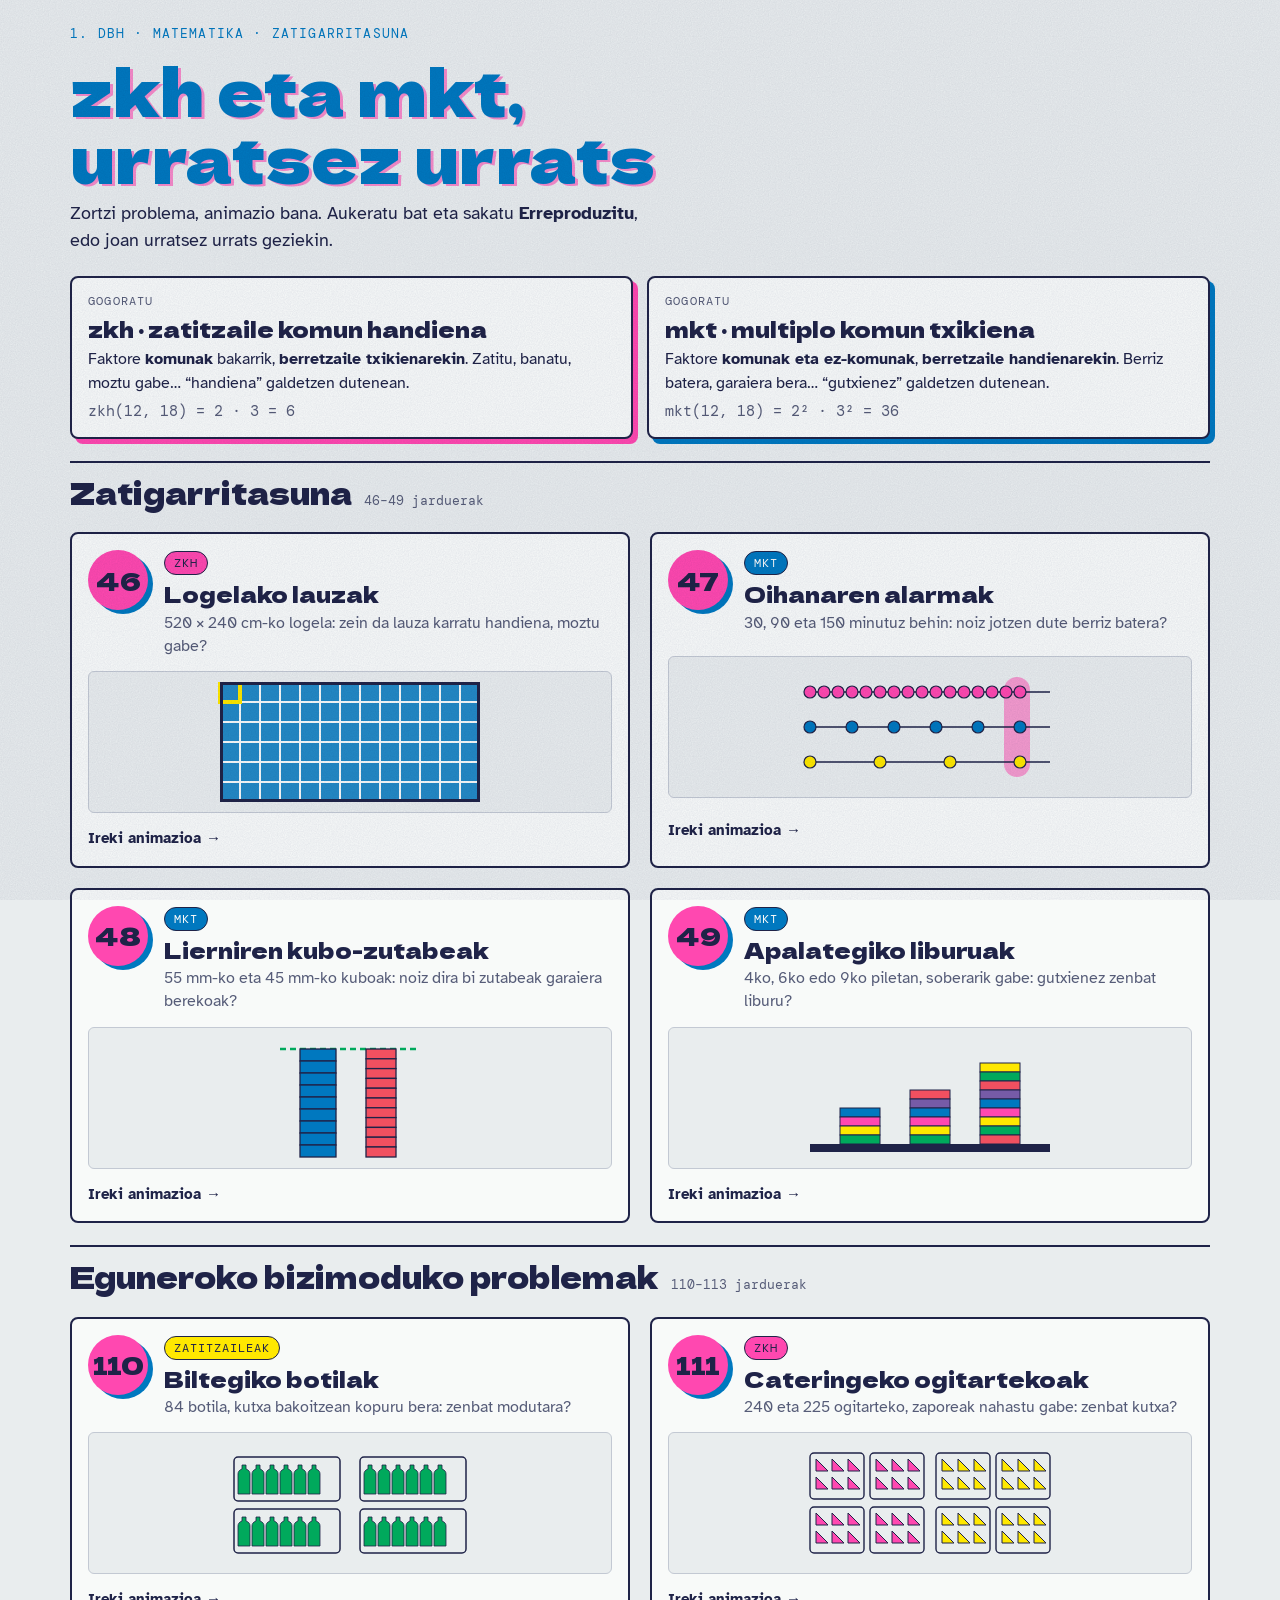
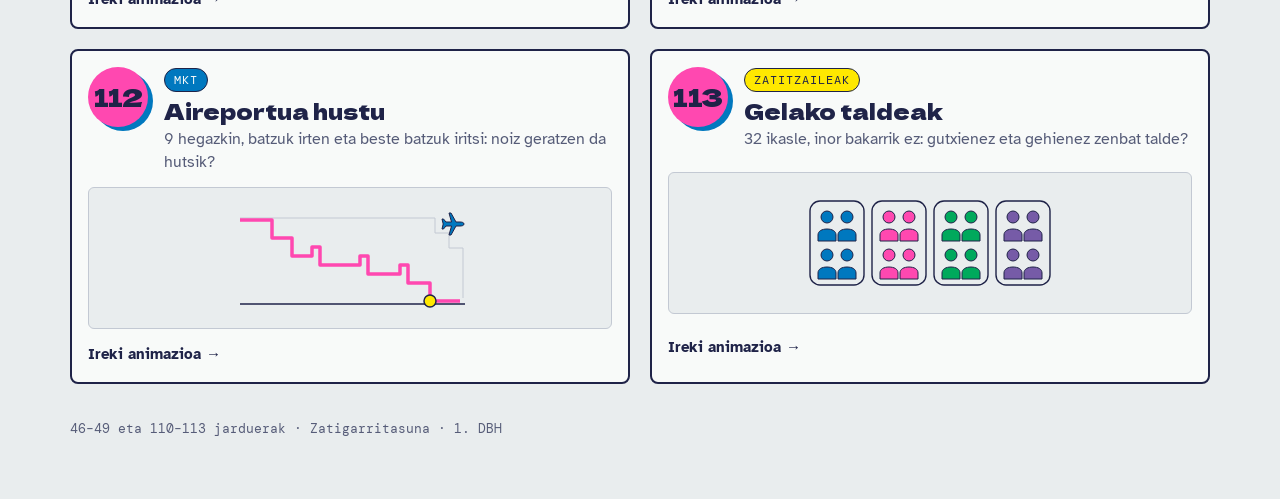
<file: index.html>
<!doctype html>
<html lang="eu">
<head>
<meta charset="utf-8">
<meta name="viewport" content="width=device-width, initial-scale=1, viewport-fit=cover">
<title>zkh eta mkt animazioak</title>
<meta name="description" content="1. DBH: zkh eta mkt problemak urratsez urrats animatuta.">
<link rel="preconnect" href="https://fonts.googleapis.com">
<link rel="preconnect" href="https://fonts.gstatic.com" crossorigin>
<link rel="stylesheet" href="https://fonts.googleapis.com/css2?family=Atkinson+Hyperlegible:wght@400;700&family=DM+Mono:wght@400;500&family=Dela+Gothic+One&display=swap">
<style>
*,*::before,*::after{box-sizing:border-box}
[hidden]{display:none!important}
body{margin:0}
:root{
  /* Riso-inprimaketa: paper hotza eta lau tinta gainjarriak (urdina, arrosa, horia, berdea). Eszena ezkerrean, azalpena eskuinean; mugikorrean pilatuta. */
  --paper:#E9EDEE; --sheet:#F8FAF9; --ink:#1F2348; --muted:#565C78; --line:#C3C9D3;
  --blue:#0078BF; --blue-d:#005A90; --blue-l:#5AA9DA;
  --pink:#FF48B0; --yellow:#FFE800; --green:#00A95C;
  --red:#F15060; --red-d:#B5303F; --red-l:#F78A96; --violet:#765BA7;
  --f-display:"Dela Gothic One","Arial Black",Impact,sans-serif;
  --f-body:"Atkinson Hyperlegible","Segoe UI",Verdana,sans-serif;
  --f-mono:"DM Mono",ui-monospace,Menlo,Consolas,monospace;
  color-scheme:light;
}
[hidden]{display:none!important}
html{background:var(--paper)}
body{background:var(--paper);color:var(--ink);font-family:var(--f-body);font-size:16px;line-height:1.5}
body::before{content:"";position:fixed;inset:0;pointer-events:none;z-index:40;opacity:.28;mix-blend-mode:multiply;
  background-image:url("data:image/svg+xml;utf8,<svg xmlns='http://www.w3.org/2000/svg' width='180' height='180'><filter id='n'><feTurbulence type='fractalNoise' baseFrequency='.85' numOctaves='2' stitchTiles='stitch'/><feColorMatrix values='0 0 0 0 .12 0 0 0 0 .14 0 0 0 0 .28 0 0 0 .5 0'/></filter><rect width='100%' height='100%' filter='url(%23n)'/></svg>")}
.wrap{max-width:1180px;margin:0 auto;padding-inline:20px;padding-block:24px 48px;display:flex;flex-direction:column;gap:22px}
.head{display:flex;gap:18px;align-items:center}
.badge{flex:none;width:76px;height:76px;border-radius:50%;background:var(--pink);box-shadow:5px 4px 0 var(--blue);display:grid;place-items:center;font-family:var(--f-display);font-size:32px;color:var(--ink)}
.kicker{margin:0;font-family:var(--f-mono);font-size:13px;letter-spacing:.09em;text-transform:uppercase;color:var(--blue)}
h1{margin:2px 0 0;font-family:var(--f-display);font-weight:400;font-size:clamp(28px,5vw,48px);line-height:1.05;color:var(--blue);text-shadow:3px 2px 0 rgba(255,72,176,.6);text-wrap:balance}
.statement{max-width:76ch;display:flex;flex-direction:column;gap:4px}
.statement p{margin:0;font-size:17px}
.tag{font-family:var(--f-mono);font-size:12px;letter-spacing:.1em;text-transform:uppercase;color:var(--muted)}
.grid{display:grid;grid-template-columns:minmax(0,1.6fr) minmax(0,1fr);gap:24px;align-items:start}
@media (max-width:880px){.grid{grid-template-columns:minmax(0,1fr)}}
.left{display:flex;flex-direction:column;gap:12px;min-width:0}
.stage{margin:0;background:var(--sheet);border:2px solid var(--ink);border-radius:8px;padding:12px;box-shadow:6px 6px 0 rgba(0,120,191,.35)}
.stage svg{display:block;width:100%;height:auto;overflow:visible}
.stage text{font-family:var(--f-mono);fill:var(--ink)}
.stage .disp{font-family:var(--f-display)}
.stage .body{font-family:var(--f-body);font-weight:700}
.panel{display:flex;flex-direction:column;gap:12px;min-width:0}
.panel.in .anim{animation:rise .5s ease both}
.panel.in .anim:nth-child(2){animation-delay:.05s}
.panel.in .anim:nth-child(3){animation-delay:.1s}
.panel.in .anim:nth-child(4){animation-delay:.15s}
.stepnum{margin:0;font-family:var(--f-mono);font-size:13px;letter-spacing:.06em;color:var(--muted)}
h2{margin:0;font-family:var(--f-display);font-weight:400;font-size:clamp(22px,2.6vw,27px);line-height:1.15;text-wrap:balance}
.text{margin:0;font-size:17.5px;max-width:62ch}
.text b{background:linear-gradient(transparent 58%,rgba(255,232,0,.85) 58%)}
.board{background:var(--sheet);border:1.5px dashed var(--ink);border-radius:8px;padding:14px;font-family:var(--f-mono);font-size:15px;display:flex;flex-direction:column;gap:10px;overflow-x:auto}
.row{display:flex;flex-wrap:wrap;gap:6px;align-items:center}
.lab{min-width:3.4em;font-weight:500;color:var(--muted)}
.chip{display:inline-block;min-width:2.2em;text-align:center;padding:2px 8px;border-radius:999px;border:1.5px solid var(--line);font-variant-numeric:tabular-nums}
.chip.hit{background:var(--yellow);border-color:var(--ink)}
.chip.win{background:var(--pink);border-color:var(--ink);font-weight:500;box-shadow:2px 2px 0 var(--blue)}
.eq{font-size:17px;font-variant-numeric:tabular-nums}
.eq b{color:var(--blue)}
.bad{color:var(--red-d);font-weight:500}
.ok{color:var(--green);font-weight:500}
.pk{background:var(--yellow);padding:0 4px;border-radius:3px}
.off{color:var(--muted)}
.rule{font-family:var(--f-body);font-size:14.5px;color:var(--muted);border-top:1px solid var(--line);padding-top:8px}
sup{font-size:.68em;line-height:0}
.ladders{display:flex;flex-wrap:wrap;gap:24px;align-items:flex-start}
.lad{display:flex;flex-direction:column;gap:6px}
.ladder{display:inline-grid;grid-template-columns:auto auto;font-variant-numeric:tabular-nums;align-self:flex-start}
.ladder span{padding:0 9px;text-align:right;line-height:1.55}
.ladder span:nth-child(odd){border-right:2px solid var(--ink)}
.ladder span:nth-child(even){color:var(--blue);text-align:left}
.result{background:var(--yellow);border:2px solid var(--ink);border-radius:8px;padding:12px 16px;display:flex;flex-direction:column;gap:2px;font-family:var(--f-body)}
.result .big{font-family:var(--f-display);font-size:30px;line-height:1.1}
.controls{display:flex;flex-wrap:wrap;gap:8px;align-items:center}
.ctl{font-family:var(--f-body);font-weight:700;font-size:15px;display:inline-flex;gap:7px;align-items:center;padding:9px 15px;border-radius:999px;border:2px solid var(--ink);background:var(--sheet);color:var(--ink);cursor:pointer;transition:transform .12s,box-shadow .12s}
.ctl.primary{background:var(--blue);border-color:var(--ink);color:var(--sheet)}
.ctl:hover:not(:disabled){transform:translate(-1px,-1px);box-shadow:3px 3px 0 var(--pink)}
.ctl:focus-visible,.dot:focus-visible{outline:3px solid var(--pink);outline-offset:2px}
.ctl:disabled{opacity:.38;cursor:default}
.ctl svg{width:15px;height:15px;fill:none;stroke:currentColor;stroke-width:2.4;stroke-linecap:round;stroke-linejoin:round}
.ctl .i-play path{fill:currentColor;stroke:none}
.dots{display:flex;flex-wrap:wrap;gap:6px;margin-left:auto}
.dot{width:13px;height:13px;border-radius:50%;border:2px solid var(--ink);background:transparent;padding:0;cursor:pointer}
.dot.done{background:var(--ink)}
.dot.on{background:var(--pink)}
.timer{height:4px;background:var(--line);border-radius:2px;overflow:hidden}
.timer i{display:block;height:100%;width:0;background:var(--pink)}
.timer.run i{animation:fill linear forwards}
@keyframes fill{to{width:100%}}
@keyframes rise{from{opacity:0;transform:translateY(8px)}to{opacity:1;transform:none}}
.fade{transition:opacity .45s ease}
.pop{transform-box:fill-box;transform-origin:center;transition:opacity .3s ease,transform .38s cubic-bezier(.3,1.5,.5,1)}
.mv{transition:transform .7s cubic-bezier(.5,0,.2,1),opacity .4s ease}
.blend{mix-blend-mode:multiply}
@media (max-width:520px){.dots{margin-left:0;width:100%}.ctl{padding:8px 12px}}
@media (prefers-reduced-motion:reduce){*,*::before{animation-duration:0s!important;animation-delay:0s!important;transition-duration:0s!important;transition-delay:0s!important}}
.site{display:flex;flex-wrap:wrap;gap:8px;align-items:center;font-family:var(--f-mono);font-size:13px}
.site a{color:var(--ink);text-decoration:none;border:1.5px solid var(--ink);border-radius:999px;padding:4px 11px;background:var(--sheet)}
.site a:hover{box-shadow:2px 2px 0 var(--pink)}
.site a:focus-visible{outline:3px solid var(--pink);outline-offset:2px}
.site a[aria-current="page"]{background:var(--pink)}
.site .home{font-family:var(--f-body);font-weight:700;margin-right:auto}
.badge.b3{font-size:23px;letter-spacing:-.02em}
.sec{display:flex;align-items:baseline;gap:12px;flex-wrap:wrap;border-top:2px solid var(--ink);padding-top:12px}
.sec h2{font-size:clamp(22px,3vw,30px)}
.sec span{font-family:var(--f-mono);font-size:13px;color:var(--muted)}

.hero{display:flex;flex-direction:column;gap:10px;max-width:60ch}
.hero h1{font-size:clamp(34px,6.5vw,64px)}
.lead{margin:0;font-size:18px}
.rules{display:grid;grid-template-columns:repeat(2,minmax(0,1fr));gap:14px}
.rulebox{background:var(--sheet);border:2px solid var(--ink);border-radius:8px;padding:14px 16px;display:flex;flex-direction:column;gap:6px}
.rulebox h2{font-size:22px}
.rulebox p{margin:0}
.rulebox .ex{font-family:var(--f-mono);font-size:14.5px;color:var(--muted)}
.rulebox.z{box-shadow:5px 5px 0 var(--pink)}
.rulebox.m{box-shadow:5px 5px 0 var(--blue)}
.cards{display:grid;grid-template-columns:repeat(2,minmax(0,1fr));gap:20px}
@media (max-width:760px){.cards,.rules{grid-template-columns:minmax(0,1fr)}}
.card{display:grid;grid-template-columns:auto minmax(0,1fr);gap:14px 16px;align-items:start;background:var(--sheet);border:2px solid var(--ink);border-radius:8px;padding:16px;color:var(--ink);text-decoration:none;transition:transform .15s,box-shadow .15s}
.card:hover{transform:translate(-2px,-2px);box-shadow:6px 6px 0 var(--pink)}
.card:focus-visible{outline:3px solid var(--pink);outline-offset:3px}
.card .badge{width:60px;height:60px;font-size:25px}
.card h3{margin:0;font-family:var(--f-display);font-weight:400;font-size:22px;line-height:1.15}
.card p{margin:4px 0 0;font-size:15.5px;color:var(--muted)}
.kind{display:inline-block;font-family:var(--f-mono);font-size:12px;letter-spacing:.08em;text-transform:uppercase;padding:2px 9px;border-radius:999px;border:1.5px solid var(--ink);margin-bottom:6px}
.kind.z{background:var(--pink)}
.kind.m{background:var(--blue);color:var(--sheet)}
.kind.v{background:var(--yellow)}
.thumb{grid-column:1/-1;background:var(--paper);border-radius:6px;padding:10px;border:1px solid var(--line)}
.thumb svg{display:block;width:100%;height:auto;max-height:120px}
.go{grid-column:1/-1;font-weight:700;font-size:15px}
.foot{font-family:var(--f-mono);font-size:13px;color:var(--muted)}
</style>
</head>
<body>
<div class="wrap">
  <header class="hero">
    <p class="kicker">1. DBH · Matematika · Zatigarritasuna</p>
    <h1>zkh eta mkt, urratsez urrats</h1>
    <p class="lead">Zortzi problema, animazio bana. Aukeratu bat eta sakatu <b>Erreproduzitu</b>, edo joan urratsez urrats geziekin.</p>
  </header>

  <section class="rules" aria-label="Gogoratu">
    <div class="rulebox z">
      <span class="tag">Gogoratu</span>
      <h2>zkh · zatitzaile komun handiena</h2>
      <p>Faktore <b>komunak</b> bakarrik, <b>berretzaile txikienarekin</b>. Zatitu, banatu, moztu gabe… “handiena” galdetzen dutenean.</p>
      <p class="ex">zkh(12, 18) = 2 · 3 = 6</p>
    </div>
    <div class="rulebox m">
      <span class="tag">Gogoratu</span>
      <h2>mkt · multiplo komun txikiena</h2>
      <p>Faktore <b>komunak eta ez-komunak</b>, <b>berretzaile handienarekin</b>. Berriz batera, garaiera bera… “gutxienez” galdetzen dutenean.</p>
      <p class="ex">mkt(12, 18) = 2² · 3² = 36</p>
    </div>
  </section>

  <div class="sec"><h2>Zatigarritasuna</h2><span>46–49 jarduerak</span></div>
  <section class="cards" aria-label="46–49 ariketak">
    <a class="card" href="46-lauzak.html">
      <div class="badge" aria-hidden="true">46</div>
      <div><span class="kind z">zkh</span><h3>Logelako lauzak</h3><p>520 × 240 cm-ko logela: zein da lauza karratu handiena, moztu gabe?</p></div>
      <div class="thumb" aria-hidden="true"><svg viewBox="0 0 260 120">
        <rect x="0" y="0" width="260" height="120" style="fill:var(--blue);fill-opacity:.85"/>
        <g style="stroke:var(--sheet);stroke-width:2">
          <path d="M20 0V120M40 0V120M60 0V120M80 0V120M100 0V120M120 0V120M140 0V120M160 0V120M180 0V120M200 0V120M220 0V120M240 0V120M0 20H260M0 40H260M0 60H260M0 80H260M0 100H260"/>
        </g>
        <rect x="0" y="0" width="20" height="20" style="fill:none;stroke:var(--yellow);stroke-width:4"/>
        <rect x="1.5" y="1.5" width="257" height="117" style="fill:none;stroke:var(--ink);stroke-width:3"/>
      </svg></div>
      <span class="go">Ireki animazioa →</span>
    </a>
    <a class="card" href="47-alarmak.html">
      <div class="badge" aria-hidden="true">47</div>
      <div><span class="kind m">mkt</span><h3>Oihanaren alarmak</h3><p>30, 90 eta 150 minutuz behin: noiz jotzen dute berriz batera?</p></div>
      <div class="thumb" aria-hidden="true"><svg viewBox="0 0 260 120">
        <rect x="204" y="10" width="26" height="100" rx="13" style="fill:var(--pink);fill-opacity:.5"/>
        <g style="stroke:var(--ink);stroke-width:1.5"><path d="M10 25H250M10 60H250M10 95H250"/></g>
        <g style="fill:var(--pink);stroke:var(--ink);stroke-width:1.2"><circle cx="10" cy="25" r="6"/><circle cx="24" cy="25" r="6"/><circle cx="38" cy="25" r="6"/><circle cx="52" cy="25" r="6"/><circle cx="66" cy="25" r="6"/><circle cx="80" cy="25" r="6"/><circle cx="94" cy="25" r="6"/><circle cx="108" cy="25" r="6"/><circle cx="122" cy="25" r="6"/><circle cx="136" cy="25" r="6"/><circle cx="150" cy="25" r="6"/><circle cx="164" cy="25" r="6"/><circle cx="178" cy="25" r="6"/><circle cx="192" cy="25" r="6"/><circle cx="206" cy="25" r="6"/><circle cx="220" cy="25" r="6"/></g>
        <g style="fill:var(--blue);stroke:var(--ink);stroke-width:1.2"><circle cx="10" cy="60" r="6"/><circle cx="52" cy="60" r="6"/><circle cx="94" cy="60" r="6"/><circle cx="136" cy="60" r="6"/><circle cx="178" cy="60" r="6"/><circle cx="220" cy="60" r="6"/></g>
        <g style="fill:var(--yellow);stroke:var(--ink);stroke-width:1.2"><circle cx="10" cy="95" r="6"/><circle cx="80" cy="95" r="6"/><circle cx="150" cy="95" r="6"/><circle cx="220" cy="95" r="6"/></g>
      </svg></div>
      <span class="go">Ireki animazioa →</span>
    </a>
    <a class="card" href="48-kuboak.html">
      <div class="badge" aria-hidden="true">48</div>
      <div><span class="kind m">mkt</span><h3>Lierniren kubo-zutabeak</h3><p>55 mm-ko eta 45 mm-ko kuboak: noiz dira bi zutabeak garaiera berekoak?</p></div>
      <div class="thumb" aria-hidden="true"><svg viewBox="0 0 260 120">
        <path d="M60 11H200" style="stroke:var(--green);stroke-width:2.5;stroke-dasharray:6 4"/>
        <g style="fill:var(--blue);stroke:var(--ink);stroke-width:1.3"><rect x="80" y="11" width="36" height="12"/><rect x="80" y="23" width="36" height="12"/><rect x="80" y="35" width="36" height="12"/><rect x="80" y="47" width="36" height="12"/><rect x="80" y="59" width="36" height="12"/><rect x="80" y="71" width="36" height="12"/><rect x="80" y="83" width="36" height="12"/><rect x="80" y="95" width="36" height="12"/><rect x="80" y="107" width="36" height="12"/></g>
        <g style="fill:var(--red);stroke:var(--ink);stroke-width:1.3"><rect x="146" y="11" width="30" height="9.8"/><rect x="146" y="20.8" width="30" height="9.8"/><rect x="146" y="30.6" width="30" height="9.8"/><rect x="146" y="40.4" width="30" height="9.8"/><rect x="146" y="50.2" width="30" height="9.8"/><rect x="146" y="60" width="30" height="9.8"/><rect x="146" y="69.8" width="30" height="9.8"/><rect x="146" y="79.6" width="30" height="9.8"/><rect x="146" y="89.4" width="30" height="9.8"/><rect x="146" y="99.2" width="30" height="9.8"/><rect x="146" y="109" width="30" height="10"/></g>
      </svg></div>
      <span class="go">Ireki animazioa →</span>
    </a>
    <a class="card" href="49-liburuak.html">
      <div class="badge" aria-hidden="true">49</div>
      <div><span class="kind m">mkt</span><h3>Apalategiko liburuak</h3><p>4ko, 6ko edo 9ko piletan, soberarik gabe: gutxienez zenbat liburu?</p></div>
      <div class="thumb" aria-hidden="true"><svg viewBox="0 0 260 120">
        <rect x="10" y="106" width="240" height="8" style="fill:var(--ink)"/>
        <g style="stroke:var(--ink);stroke-width:1">
          <rect x="40" y="70" width="40" height="9" style="fill:var(--blue)"/><rect x="40" y="79" width="40" height="9" style="fill:var(--pink)"/><rect x="40" y="88" width="40" height="9" style="fill:var(--yellow)"/><rect x="40" y="97" width="40" height="9" style="fill:var(--green)"/>
          <rect x="110" y="52" width="40" height="9" style="fill:var(--red)"/><rect x="110" y="61" width="40" height="9" style="fill:var(--violet)"/><rect x="110" y="70" width="40" height="9" style="fill:var(--blue)"/><rect x="110" y="79" width="40" height="9" style="fill:var(--pink)"/><rect x="110" y="88" width="40" height="9" style="fill:var(--yellow)"/><rect x="110" y="97" width="40" height="9" style="fill:var(--green)"/>
          <rect x="180" y="25" width="40" height="9" style="fill:var(--yellow)"/><rect x="180" y="34" width="40" height="9" style="fill:var(--green)"/><rect x="180" y="43" width="40" height="9" style="fill:var(--red)"/><rect x="180" y="52" width="40" height="9" style="fill:var(--violet)"/><rect x="180" y="61" width="40" height="9" style="fill:var(--blue)"/><rect x="180" y="70" width="40" height="9" style="fill:var(--pink)"/><rect x="180" y="79" width="40" height="9" style="fill:var(--yellow)"/><rect x="180" y="88" width="40" height="9" style="fill:var(--green)"/><rect x="180" y="97" width="40" height="9" style="fill:var(--red)"/>
        </g>
      </svg></div>
      <span class="go">Ireki animazioa →</span>
    </a>
  </section>
  <div class="sec"><h2>Eguneroko bizimoduko problemak</h2><span>110–113 jarduerak</span></div>
  <section class="cards" aria-label="110–113 ariketak">
    <a class="card" href="110-botilak.html">
      <div class="badge b3" aria-hidden="true">110</div>
      <div><span class="kind v">zatitzaileak</span><h3>Biltegiko botilak</h3><p>84 botila, kutxa bakoitzean kopuru bera: zenbat modutara?</p></div>
      <div class="thumb" aria-hidden="true"><svg viewBox="0 0 260 120">
        <g style="fill:var(--paper);stroke:var(--ink);stroke-width:1.5"><rect x="14" y="14" width="106" height="44" rx="4"/><rect x="140" y="14" width="106" height="44" rx="4"/><rect x="14" y="66" width="106" height="44" rx="4"/><rect x="140" y="66" width="106" height="44" rx="4"/></g>
        <g style="fill:var(--green);stroke:var(--ink);stroke-width:.8" id="bt">
          <path d="M22 22h4v4c3 1 4 3 4 5v20h-12v-20c0-2 1-4 4-5Z"/><path d="M36 22h4v4c3 1 4 3 4 5v20h-12v-20c0-2 1-4 4-5Z"/><path d="M50 22h4v4c3 1 4 3 4 5v20h-12v-20c0-2 1-4 4-5Z"/><path d="M64 22h4v4c3 1 4 3 4 5v20h-12v-20c0-2 1-4 4-5Z"/><path d="M78 22h4v4c3 1 4 3 4 5v20h-12v-20c0-2 1-4 4-5Z"/><path d="M92 22h4v4c3 1 4 3 4 5v20h-12v-20c0-2 1-4 4-5Z"/>
          <path d="M148 22h4v4c3 1 4 3 4 5v20h-12v-20c0-2 1-4 4-5Z"/><path d="M162 22h4v4c3 1 4 3 4 5v20h-12v-20c0-2 1-4 4-5Z"/><path d="M176 22h4v4c3 1 4 3 4 5v20h-12v-20c0-2 1-4 4-5Z"/><path d="M190 22h4v4c3 1 4 3 4 5v20h-12v-20c0-2 1-4 4-5Z"/><path d="M204 22h4v4c3 1 4 3 4 5v20h-12v-20c0-2 1-4 4-5Z"/><path d="M218 22h4v4c3 1 4 3 4 5v20h-12v-20c0-2 1-4 4-5Z"/>
          <path d="M22 74h4v4c3 1 4 3 4 5v20h-12v-20c0-2 1-4 4-5Z"/><path d="M36 74h4v4c3 1 4 3 4 5v20h-12v-20c0-2 1-4 4-5Z"/><path d="M50 74h4v4c3 1 4 3 4 5v20h-12v-20c0-2 1-4 4-5Z"/><path d="M64 74h4v4c3 1 4 3 4 5v20h-12v-20c0-2 1-4 4-5Z"/><path d="M78 74h4v4c3 1 4 3 4 5v20h-12v-20c0-2 1-4 4-5Z"/><path d="M92 74h4v4c3 1 4 3 4 5v20h-12v-20c0-2 1-4 4-5Z"/>
          <path d="M148 74h4v4c3 1 4 3 4 5v20h-12v-20c0-2 1-4 4-5Z"/><path d="M162 74h4v4c3 1 4 3 4 5v20h-12v-20c0-2 1-4 4-5Z"/><path d="M176 74h4v4c3 1 4 3 4 5v20h-12v-20c0-2 1-4 4-5Z"/><path d="M190 74h4v4c3 1 4 3 4 5v20h-12v-20c0-2 1-4 4-5Z"/><path d="M204 74h4v4c3 1 4 3 4 5v20h-12v-20c0-2 1-4 4-5Z"/><path d="M218 74h4v4c3 1 4 3 4 5v20h-12v-20c0-2 1-4 4-5Z"/>
        </g>
      </svg></div>
      <span class="go">Ireki animazioa →</span>
    </a>
    <a class="card" href="111-ogitartekoak.html">
      <div class="badge b3" aria-hidden="true">111</div>
      <div><span class="kind z">zkh</span><h3>Cateringeko ogitartekoak</h3><p>240 eta 225 ogitarteko, zaporeak nahastu gabe: zenbat kutxa?</p></div>
      <div class="thumb" aria-hidden="true"><svg viewBox="0 0 260 120">
        <g style="fill:var(--paper);stroke:var(--ink);stroke-width:1.4"><rect x="10" y="10" width="54" height="46" rx="4"/><rect x="70" y="10" width="54" height="46" rx="4"/><rect x="10" y="64" width="54" height="46" rx="4"/><rect x="70" y="64" width="54" height="46" rx="4"/><rect x="136" y="10" width="54" height="46" rx="4"/><rect x="196" y="10" width="54" height="46" rx="4"/><rect x="136" y="64" width="54" height="46" rx="4"/><rect x="196" y="64" width="54" height="46" rx="4"/></g>
        <g style="stroke:var(--ink);stroke-width:1;stroke-linejoin:round">
          <path d="M16 16l12 12H16Z M32 16l12 12H32Z M48 16l12 12H48Z M16 34l12 12H16Z M32 34l12 12H32Z M48 34l12 12H48Z" style="fill:var(--pink)"/>
          <path d="M76 16l12 12H76Z M92 16l12 12H92Z M108 16l12 12H108Z M76 34l12 12H76Z M92 34l12 12H92Z M108 34l12 12H108Z" style="fill:var(--pink)"/>
          <path d="M16 70l12 12H16Z M32 70l12 12H32Z M48 70l12 12H48Z M16 88l12 12H16Z M32 88l12 12H32Z M48 88l12 12H48Z" style="fill:var(--pink)"/>
          <path d="M76 70l12 12H76Z M92 70l12 12H92Z M108 70l12 12H108Z M76 88l12 12H76Z M92 88l12 12H92Z M108 88l12 12H108Z" style="fill:var(--pink)"/>
          <path d="M142 16l12 12H142Z M158 16l12 12H158Z M174 16l12 12H174Z M142 34l12 12H142Z M158 34l12 12H158Z M174 34l12 12H174Z" style="fill:var(--yellow)"/>
          <path d="M202 16l12 12H202Z M218 16l12 12H218Z M234 16l12 12H234Z M202 34l12 12H202Z M218 34l12 12H218Z M234 34l12 12H234Z" style="fill:var(--yellow)"/>
          <path d="M142 70l12 12H142Z M158 70l12 12H158Z M174 70l12 12H174Z M142 88l12 12H142Z M158 88l12 12H158Z M174 88l12 12H174Z" style="fill:var(--yellow)"/>
          <path d="M202 70l12 12H202Z M218 70l12 12H218Z M234 70l12 12H234Z M202 88l12 12H202Z M218 88l12 12H218Z M234 88l12 12H234Z" style="fill:var(--yellow)"/>
        </g>
      </svg></div>
      <span class="go">Ireki animazioa →</span>
    </a>
    <a class="card" href="112-aireportua.html">
      <div class="badge b3" aria-hidden="true">112</div>
      <div><span class="kind m">mkt</span><h3>Aireportua hustu</h3><p>9 hegazkin, batzuk irten eta beste batzuk iritsi: noiz geratzen da hutsik?</p></div>
      <div class="thumb" aria-hidden="true"><svg viewBox="0 0 260 120">
        <path d="M20 20H215V35H229V50H243V100" style="fill:none;stroke:var(--line);stroke-width:1"/>
        <path d="M20 22H52V40H72V58H92V49H100V67H140V58H148V76H180V67H188V85H210V103H240" style="fill:none;stroke:var(--pink);stroke-width:3.5;stroke-linejoin:round"/>
        <path d="M20 106H245" style="stroke:var(--ink);stroke-width:1.5"/>
        <circle cx="210" cy="103" r="6" style="fill:var(--yellow);stroke:var(--ink);stroke-width:1.5"/>
        <path d="M232 14c1.5 0 2 2 2 4v4l9 5v2l-9-2.5v5.5l3 2.5v1.5l-5-1.2-5 1.2v-1.5l3-2.5v-5.5l-9 2.5v-2l9-5v-4c0-2 .5-4 2-4Z" transform="rotate(90 232 26)" style="fill:var(--blue);stroke:var(--ink);stroke-width:1"/>
      </svg></div>
      <span class="go">Ireki animazioa →</span>
    </a>
    <a class="card" href="113-taldeak.html">
      <div class="badge b3" aria-hidden="true">113</div>
      <div><span class="kind v">zatitzaileak</span><h3>Gelako taldeak</h3><p>32 ikasle, inor bakarrik ez: gutxienez eta gehienez zenbat talde?</p></div>
      <div class="thumb" aria-hidden="true"><svg viewBox="0 0 260 120">
        <g style="fill:var(--paper);stroke:var(--ink);stroke-width:1.4"><rect x="10" y="18" width="54" height="84" rx="10"/><rect x="72" y="18" width="54" height="84" rx="10"/><rect x="134" y="18" width="54" height="84" rx="10"/><rect x="196" y="18" width="54" height="84" rx="10"/></g>
        <g style="stroke:var(--ink);stroke-width:1">
          <g style="fill:var(--blue)"><circle cx="27" cy="34" r="6"/><path d="M18 58v-6c0-4 4-6 9-6s9 2 9 6v6Z"/><circle cx="47" cy="34" r="6"/><path d="M38 58v-6c0-4 4-6 9-6s9 2 9 6v6Z"/><circle cx="27" cy="72" r="6"/><path d="M18 96v-6c0-4 4-6 9-6s9 2 9 6v6Z"/><circle cx="47" cy="72" r="6"/><path d="M38 96v-6c0-4 4-6 9-6s9 2 9 6v6Z"/></g>
          <g style="fill:var(--pink)"><circle cx="89" cy="34" r="6"/><path d="M80 58v-6c0-4 4-6 9-6s9 2 9 6v6Z"/><circle cx="109" cy="34" r="6"/><path d="M100 58v-6c0-4 4-6 9-6s9 2 9 6v6Z"/><circle cx="89" cy="72" r="6"/><path d="M80 96v-6c0-4 4-6 9-6s9 2 9 6v6Z"/><circle cx="109" cy="72" r="6"/><path d="M100 96v-6c0-4 4-6 9-6s9 2 9 6v6Z"/></g>
          <g style="fill:var(--green)"><circle cx="151" cy="34" r="6"/><path d="M142 58v-6c0-4 4-6 9-6s9 2 9 6v6Z"/><circle cx="171" cy="34" r="6"/><path d="M162 58v-6c0-4 4-6 9-6s9 2 9 6v6Z"/><circle cx="151" cy="72" r="6"/><path d="M142 96v-6c0-4 4-6 9-6s9 2 9 6v6Z"/><circle cx="171" cy="72" r="6"/><path d="M162 96v-6c0-4 4-6 9-6s9 2 9 6v6Z"/></g>
          <g style="fill:var(--violet)"><circle cx="213" cy="34" r="6"/><path d="M204 58v-6c0-4 4-6 9-6s9 2 9 6v6Z"/><circle cx="233" cy="34" r="6"/><path d="M224 58v-6c0-4 4-6 9-6s9 2 9 6v6Z"/><circle cx="213" cy="72" r="6"/><path d="M204 96v-6c0-4 4-6 9-6s9 2 9 6v6Z"/><circle cx="233" cy="72" r="6"/><path d="M224 96v-6c0-4 4-6 9-6s9 2 9 6v6Z"/></g>
        </g>
      </svg></div>
      <span class="go">Ireki animazioa →</span>
    </a>
  </section>
  <p class="foot">46–49 eta 110–113 jarduerak · Zatigarritasuna · 1. DBH</p>
</div>

</body>
</html>
</file>
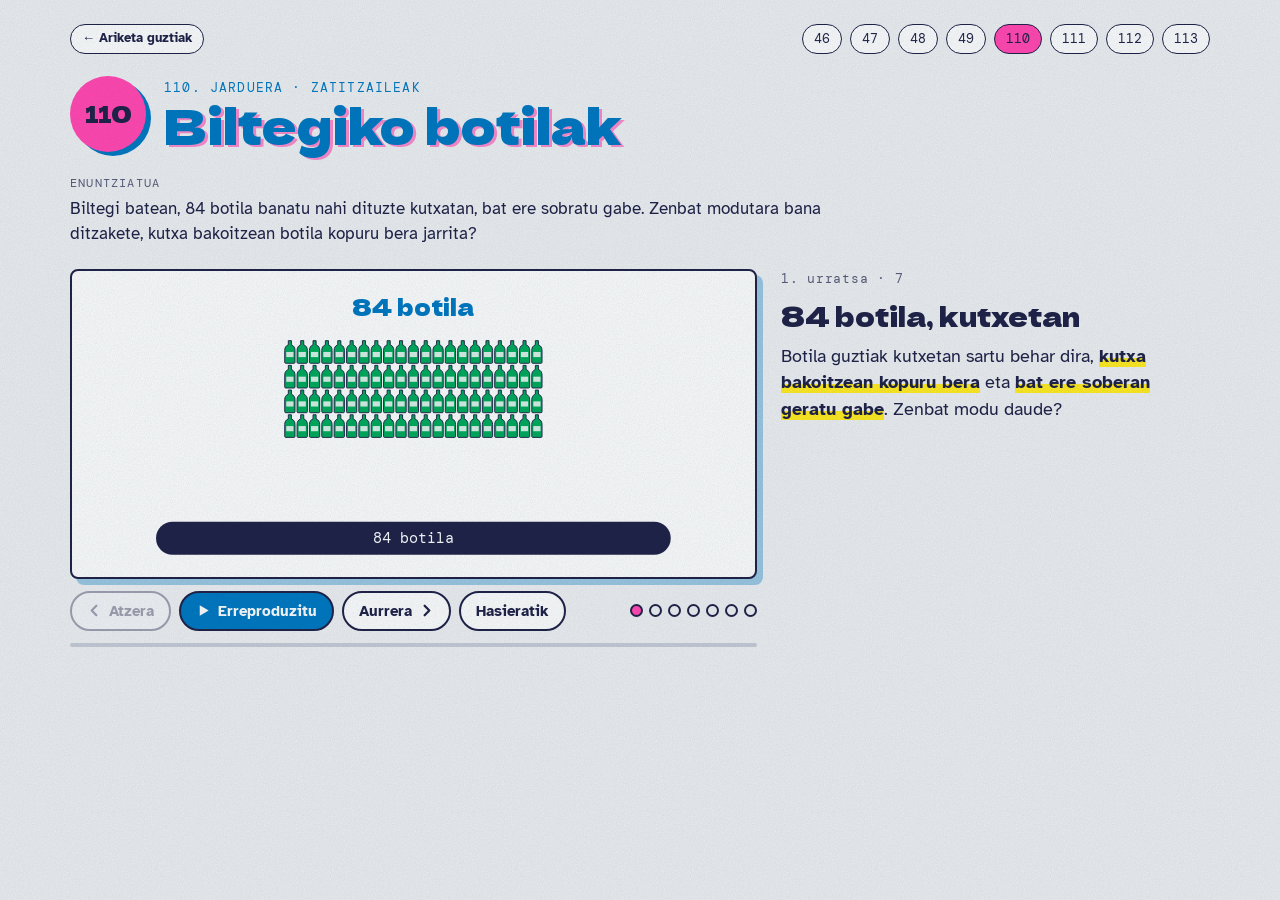
<file: 110-botilak.html>
<!doctype html>
<html lang="eu">
<head>
<meta charset="utf-8">
<meta name="viewport" content="width=device-width, initial-scale=1, viewport-fit=cover">
<title>Biltegiko botilak</title>
<link rel="preconnect" href="https://fonts.googleapis.com">
<link rel="preconnect" href="https://fonts.gstatic.com" crossorigin>
<link rel="stylesheet" href="https://fonts.googleapis.com/css2?family=Atkinson+Hyperlegible:wght@400;700&family=DM+Mono:wght@400;500&family=Dela+Gothic+One&display=swap">
<style>
*,*::before,*::after{box-sizing:border-box}
[hidden]{display:none!important}
body{margin:0}
:root{
  /* Riso-inprimaketa: paper hotza eta lau tinta gainjarriak (urdina, arrosa, horia, berdea). Eszena ezkerrean, azalpena eskuinean; mugikorrean pilatuta. */
  --paper:#E9EDEE; --sheet:#F8FAF9; --ink:#1F2348; --muted:#565C78; --line:#C3C9D3;
  --blue:#0078BF; --blue-d:#005A90; --blue-l:#5AA9DA;
  --pink:#FF48B0; --yellow:#FFE800; --green:#00A95C;
  --red:#F15060; --red-d:#B5303F; --red-l:#F78A96; --violet:#765BA7;
  --f-display:"Dela Gothic One","Arial Black",Impact,sans-serif;
  --f-body:"Atkinson Hyperlegible","Segoe UI",Verdana,sans-serif;
  --f-mono:"DM Mono",ui-monospace,Menlo,Consolas,monospace;
  color-scheme:light;
}
[hidden]{display:none!important}
html{background:var(--paper)}
body{background:var(--paper);color:var(--ink);font-family:var(--f-body);font-size:16px;line-height:1.5}
body::before{content:"";position:fixed;inset:0;pointer-events:none;z-index:40;opacity:.28;mix-blend-mode:multiply;
  background-image:url("data:image/svg+xml;utf8,<svg xmlns='http://www.w3.org/2000/svg' width='180' height='180'><filter id='n'><feTurbulence type='fractalNoise' baseFrequency='.85' numOctaves='2' stitchTiles='stitch'/><feColorMatrix values='0 0 0 0 .12 0 0 0 0 .14 0 0 0 0 .28 0 0 0 .5 0'/></filter><rect width='100%' height='100%' filter='url(%23n)'/></svg>")}
.wrap{max-width:1180px;margin:0 auto;padding-inline:20px;padding-block:24px 48px;display:flex;flex-direction:column;gap:22px}
.head{display:flex;gap:18px;align-items:center}
.badge{flex:none;width:76px;height:76px;border-radius:50%;background:var(--pink);box-shadow:5px 4px 0 var(--blue);display:grid;place-items:center;font-family:var(--f-display);font-size:32px;color:var(--ink)}
.kicker{margin:0;font-family:var(--f-mono);font-size:13px;letter-spacing:.09em;text-transform:uppercase;color:var(--blue)}
h1{margin:2px 0 0;font-family:var(--f-display);font-weight:400;font-size:clamp(28px,5vw,48px);line-height:1.05;color:var(--blue);text-shadow:3px 2px 0 rgba(255,72,176,.6);text-wrap:balance}
.statement{max-width:76ch;display:flex;flex-direction:column;gap:4px}
.statement p{margin:0;font-size:17px}
.tag{font-family:var(--f-mono);font-size:12px;letter-spacing:.1em;text-transform:uppercase;color:var(--muted)}
.grid{display:grid;grid-template-columns:minmax(0,1.6fr) minmax(0,1fr);gap:24px;align-items:start}
@media (max-width:880px){.grid{grid-template-columns:minmax(0,1fr)}}
.left{display:flex;flex-direction:column;gap:12px;min-width:0}
.stage{margin:0;background:var(--sheet);border:2px solid var(--ink);border-radius:8px;padding:12px;box-shadow:6px 6px 0 rgba(0,120,191,.35)}
.stage svg{display:block;width:100%;height:auto;overflow:visible}
.stage text{font-family:var(--f-mono);fill:var(--ink)}
.stage .disp{font-family:var(--f-display)}
.stage .body{font-family:var(--f-body);font-weight:700}
.panel{display:flex;flex-direction:column;gap:12px;min-width:0}
.panel.in .anim{animation:rise .5s ease both}
.panel.in .anim:nth-child(2){animation-delay:.05s}
.panel.in .anim:nth-child(3){animation-delay:.1s}
.panel.in .anim:nth-child(4){animation-delay:.15s}
.stepnum{margin:0;font-family:var(--f-mono);font-size:13px;letter-spacing:.06em;color:var(--muted)}
h2{margin:0;font-family:var(--f-display);font-weight:400;font-size:clamp(22px,2.6vw,27px);line-height:1.15;text-wrap:balance}
.text{margin:0;font-size:17.5px;max-width:62ch}
.text b{background:linear-gradient(transparent 58%,rgba(255,232,0,.85) 58%)}
.board{background:var(--sheet);border:1.5px dashed var(--ink);border-radius:8px;padding:14px;font-family:var(--f-mono);font-size:15px;display:flex;flex-direction:column;gap:10px;overflow-x:auto}
.row{display:flex;flex-wrap:wrap;gap:6px;align-items:center}
.lab{min-width:3.4em;font-weight:500;color:var(--muted)}
.chip{display:inline-block;min-width:2.2em;text-align:center;padding:2px 8px;border-radius:999px;border:1.5px solid var(--line);font-variant-numeric:tabular-nums}
.chip.hit{background:var(--yellow);border-color:var(--ink)}
.chip.win{background:var(--pink);border-color:var(--ink);font-weight:500;box-shadow:2px 2px 0 var(--blue)}
.eq{font-size:17px;font-variant-numeric:tabular-nums}
.eq b{color:var(--blue)}
.bad{color:var(--red-d);font-weight:500}
.ok{color:var(--green);font-weight:500}
.pk{background:var(--yellow);padding:0 4px;border-radius:3px}
.off{color:var(--muted)}
.rule{font-family:var(--f-body);font-size:14.5px;color:var(--muted);border-top:1px solid var(--line);padding-top:8px}
sup{font-size:.68em;line-height:0}
.ladders{display:flex;flex-wrap:wrap;gap:24px;align-items:flex-start}
.lad{display:flex;flex-direction:column;gap:6px}
.ladder{display:inline-grid;grid-template-columns:auto auto;font-variant-numeric:tabular-nums;align-self:flex-start}
.ladder span{padding:0 9px;text-align:right;line-height:1.55}
.ladder span:nth-child(odd){border-right:2px solid var(--ink)}
.ladder span:nth-child(even){color:var(--blue);text-align:left}
.result{background:var(--yellow);border:2px solid var(--ink);border-radius:8px;padding:12px 16px;display:flex;flex-direction:column;gap:2px;font-family:var(--f-body)}
.result .big{font-family:var(--f-display);font-size:30px;line-height:1.1}
.controls{display:flex;flex-wrap:wrap;gap:8px;align-items:center}
.ctl{font-family:var(--f-body);font-weight:700;font-size:15px;display:inline-flex;gap:7px;align-items:center;padding:9px 15px;border-radius:999px;border:2px solid var(--ink);background:var(--sheet);color:var(--ink);cursor:pointer;transition:transform .12s,box-shadow .12s}
.ctl.primary{background:var(--blue);border-color:var(--ink);color:var(--sheet)}
.ctl:hover:not(:disabled){transform:translate(-1px,-1px);box-shadow:3px 3px 0 var(--pink)}
.ctl:focus-visible,.dot:focus-visible{outline:3px solid var(--pink);outline-offset:2px}
.ctl:disabled{opacity:.38;cursor:default}
.ctl svg{width:15px;height:15px;fill:none;stroke:currentColor;stroke-width:2.4;stroke-linecap:round;stroke-linejoin:round}
.ctl .i-play path{fill:currentColor;stroke:none}
.dots{display:flex;flex-wrap:wrap;gap:6px;margin-left:auto}
.dot{width:13px;height:13px;border-radius:50%;border:2px solid var(--ink);background:transparent;padding:0;cursor:pointer}
.dot.done{background:var(--ink)}
.dot.on{background:var(--pink)}
.timer{height:4px;background:var(--line);border-radius:2px;overflow:hidden}
.timer i{display:block;height:100%;width:0;background:var(--pink)}
.timer.run i{animation:fill linear forwards}
@keyframes fill{to{width:100%}}
@keyframes rise{from{opacity:0;transform:translateY(8px)}to{opacity:1;transform:none}}
.fade{transition:opacity .45s ease}
.pop{transform-box:fill-box;transform-origin:center;transition:opacity .3s ease,transform .38s cubic-bezier(.3,1.5,.5,1)}
.mv{transition:transform .7s cubic-bezier(.5,0,.2,1),opacity .4s ease}
.blend{mix-blend-mode:multiply}
@media (max-width:520px){.dots{margin-left:0;width:100%}.ctl{padding:8px 12px}}
@media (prefers-reduced-motion:reduce){*,*::before{animation-duration:0s!important;animation-delay:0s!important;transition-duration:0s!important;transition-delay:0s!important}}
.site{display:flex;flex-wrap:wrap;gap:8px;align-items:center;font-family:var(--f-mono);font-size:13px}
.site a{color:var(--ink);text-decoration:none;border:1.5px solid var(--ink);border-radius:999px;padding:4px 11px;background:var(--sheet)}
.site a:hover{box-shadow:2px 2px 0 var(--pink)}
.site a:focus-visible{outline:3px solid var(--pink);outline-offset:2px}
.site a[aria-current="page"]{background:var(--pink)}
.site .home{font-family:var(--f-body);font-weight:700;margin-right:auto}
.badge.b3{font-size:23px;letter-spacing:-.02em}
.sec{display:flex;align-items:baseline;gap:12px;flex-wrap:wrap;border-top:2px solid var(--ink);padding-top:12px}
.sec h2{font-size:clamp(22px,3vw,30px)}
.sec span{font-family:var(--f-mono);font-size:13px;color:var(--muted)}

</style>
</head>
<body>
<div class="wrap">
  <nav class="site" aria-label="Ariketak"><a class="home" href="./">← Ariketa guztiak</a><a href="46-lauzak.html">46</a><a href="47-alarmak.html">47</a><a href="48-kuboak.html">48</a><a href="49-liburuak.html">49</a><a href="110-botilak.html" aria-current="page">110</a><a href="111-ogitartekoak.html">111</a><a href="112-aireportua.html">112</a><a href="113-taldeak.html">113</a></nav>
  <header class="head">
    <div class="badge b3" aria-hidden="true">110</div>
    <div>
      <p class="kicker">110. jarduera · zatitzaileak</p>
      <h1>Biltegiko botilak</h1>
    </div>
  </header>
  <section class="statement">
    <span class="tag">Enuntziatua</span>
    <p>Biltegi batean, 84 botila banatu nahi dituzte kutxatan, bat ere sobratu gabe. Zenbat modutara bana ditzakete, kutxa bakoitzean botila kopuru bera jarrita?</p>
  </section>
  <div class="grid">
    <div class="left">
      <figure class="stage"><svg id="scene" viewBox="0 0 640 274" role="img" aria-label="84 botila kutxetan antolatzen, zatitzaile bakoitzeko modu bat"></svg></figure>
      <nav class="controls" aria-label="Animazioaren kontrolak">
        <button class="ctl" id="prev" type="button"><svg viewBox="0 0 16 16" aria-hidden="true"><path d="M10 3 5 8l5 5"/></svg>Atzera</button>
        <button class="ctl primary" id="play" type="button"><svg class="i-play" viewBox="0 0 16 16" aria-hidden="true"><path d="M4 2.5v11l9.5-5.5z"/></svg><svg class="i-pause" viewBox="0 0 16 16" aria-hidden="true" hidden><path d="M5 3v10M11 3v10"/></svg><span>Erreproduzitu</span></button>
        <button class="ctl" id="next" type="button">Aurrera<svg viewBox="0 0 16 16" aria-hidden="true"><path d="m6 3 5 5-5 5"/></svg></button>
        <button class="ctl" id="reset" type="button">Hasieratik</button>
        <div class="dots" id="dots"></div>
      </nav>
      <div class="timer" id="timer"><i></i></div>
    </div>
    <section class="panel" id="panel" aria-live="polite">
      <p class="stepnum anim" id="stepNum"></p>
      <h2 class="anim" id="stepTitle"></h2>
      <p class="text anim" id="stepText"></p>
      <div class="board anim" id="board"></div>
    </section>
  </div>
</div>
<script>
const NS="http://www.w3.org/2000/svg";
const REDUCE=window.matchMedia&&matchMedia("(prefers-reduced-motion: reduce)").matches;
function S(tag,attrs,parent){const e=document.createElementNS(NS,tag);if(attrs)for(const k in attrs)e.setAttribute(k,attrs[k]);if(parent)parent.appendChild(e);return e;}
function T(txt,attrs,parent){const e=S("text",attrs,parent);e.textContent=txt;return e;}
function show(e,on,delay){e.style.transitionDelay=((on&&delay)||0)+"ms";e.style.opacity=on?"1":"0";}
function pop(e,on,delay){e.style.transitionDelay=((on&&delay)||0)+"ms";e.style.opacity=on?"1":"0";e.style.transform=on?"scale(1)":"scale(.4)";}
function chips(list,hit,win,more){return list.map(n=>{let c="chip";if(n===win)c+=" win";else if(hit&&hit.indexOf(n)>-1)c+=" hit";return `<span class="${c}">${n}</span>`;}).join("")+(more?'<span class="chip">…</span>':"");}
function mrow(label,html){return `<div class="row"><span class="lab">${label}</span>${html}</div>`;}
function ladder(n,divs,eq){let h="",x=n;for(const d of divs){h+=`<span>${x}</span><span>${d}</span>`;x/=d;}h+="<span>1</span><span></span>";return `<div class="lad"><div class="ladder">${h}</div><div class="eq">${eq}</div></div>`;}
function Player(steps,apply){
  const $=id=>document.getElementById(id);
  const panel=$("panel"),dots=$("dots"),bPrev=$("prev"),bNext=$("next"),bPlay=$("play"),bReset=$("reset"),bar=$("timer");
  let k=0,playing=false,timer=null;
  steps.forEach((s,i)=>{const d=document.createElement("button");d.type="button";d.className="dot";d.setAttribute("aria-label",(i+1)+". urratsa");d.addEventListener("click",()=>go(i));dots.appendChild(d);});
  function schedule(){
    clearTimeout(timer);bar.classList.remove("run");void bar.offsetWidth;
    if(!playing)return;
    if(k>=steps.length-1){setPlaying(false);return;}
    const t=steps[k].t||7500;bar.firstElementChild.style.animationDuration=t+"ms";bar.classList.add("run");
    timer=setTimeout(()=>go(k+1),t);
  }
  function go(i){
    k=Math.max(0,Math.min(steps.length-1,i));const s=steps[k];
    $("stepNum").textContent=`${k+1}. urratsa · ${steps.length}`;
    $("stepTitle").innerHTML=s.h;$("stepText").innerHTML=s.p;
    const b=$("board");b.innerHTML=s.b||"";b.hidden=!s.b;
    panel.classList.remove("in");void panel.offsetWidth;panel.classList.add("in");
    [...dots.children].forEach((d,j)=>{d.className="dot"+(j===k?" on":j<k?" done":"");if(j===k)d.setAttribute("aria-current","step");else d.removeAttribute("aria-current");});
    bPrev.disabled=k===0;bNext.disabled=k===steps.length-1;
    apply(k);schedule();
  }
  function setPlaying(v){
    playing=v;bPlay.querySelector("span").textContent=v?"Pausatu":"Erreproduzitu";
    bPlay.querySelector(".i-play").hidden=v;bPlay.querySelector(".i-pause").hidden=!v;
    if(v&&k>=steps.length-1){go(0);return;}
    schedule();
  }
  bPrev.addEventListener("click",()=>go(k-1));
  bNext.addEventListener("click",()=>go(k+1));
  bPlay.addEventListener("click",()=>setPlaying(!playing));
  bReset.addEventListener("click",()=>go(0));
  document.addEventListener("keydown",e=>{
    if(e.key==="ArrowRight")go(k+1);
    else if(e.key==="ArrowLeft")go(k-1);
    else if(e.key===" "&&!(e.target&&e.target.closest&&e.target.closest("button"))){e.preventDefault();setPlaying(!playing);}
  });
  go(0);
}
function packGroups(N,k,o){
  const s=o.sw,h=o.sh,g=o.g==null?2:o.g,pad=o.pad==null?4:o.pad,bg=o.bg==null?6:o.bg;
  const ic=Math.min(o.ic||k,k),ir=Math.ceil(k/ic);
  const bw=ic*s+(ic-1)*g+2*pad,bh=ir*h+(ir-1)*g+2*pad;
  const per=Math.max(1,Math.floor((o.w+bg)/(bw+bg)));
  const nb=Math.floor(N/k),r=N-nb*k,tot=nb+(r?1:0);
  const usedW=Math.min(tot,per)*(bw+bg)-bg;
  const x0=o.x+(o.center?(o.w-usedW)/2:0);
  const box=b=>({x:x0+(b%per)*(bw+bg),y:o.y+Math.floor(b/per)*(bh+bg),w:bw,h:bh});
  const boxes=[];for(let b=0;b<nb;b++)boxes.push(box(b));
  let left=null;
  if(r){left=box(nb);const lc=Math.min(r,ic),lr=Math.ceil(r/ic);left.w=lc*s+(lc-1)*g+2*pad;left.h=lr*h+(lr-1)*g+2*pad;}
  const pos=[];
  for(let i=0;i<N;i++){const b=Math.floor(i/k),j=i%k,B=box(b);pos.push([B.x+pad+(j%ic)*(s+g),B.y+pad+Math.floor(j/ic)*(h+g)]);}
  return {pos,boxes,left,nb,r,height:Math.ceil(tot/per)*(bh+bg)-bg};
}
function drawBoxes(g,L,o){
  o=o||{};g.innerHTML="";const els=[];
  if(!o.hide)for(const B of L.boxes)els.push(S("rect",{x:B.x-1,y:B.y-1,width:B.w+2,height:B.h+2,rx:o.rx==null?4:o.rx,class:"fade",style:`fill:${o.fill||"var(--paper)"};stroke:${o.stroke||"var(--ink)"};stroke-width:${o.width||1.5};opacity:0`},g));
  if(L.left&&!o.hide){
    const B=L.left;
    els.push(S("rect",{x:B.x-3,y:B.y-3,width:B.w+6,height:B.h+6,rx:5,class:"fade",style:"fill:none;stroke:var(--red-d);stroke-width:2.2;stroke-dasharray:5 3;opacity:0"},g));
    if(o.leftLabel)els.push(T(o.leftLabel,{x:B.x+B.w/2,y:B.y+B.h+18,"text-anchor":"middle",class:"disp fade","font-size":13,style:"fill:var(--red-d);opacity:0"},g));
  }
  requestAnimationFrame(()=>requestAnimationFrame(()=>els.forEach(e=>show(e,true,o.delay==null?650:o.delay))));
}
function moveItems(items,L,stagger){
  items.forEach((it,i)=>{const p=L.pos[i];it.style.transitionDelay=(i*(stagger||3))+"ms";it.style.opacity=1;it.style.transform=`translate(${p[0]}px,${p[1]}px)`;});
}
function caption(svg,x,y,w){
  S("rect",{x,y,width:w,height:32,rx:16,style:"fill:var(--ink)"},svg);
  return T("",{x:x+w/2,y:y+21,"text-anchor":"middle","font-size":14.5,style:"fill:var(--sheet)"},svg);
}

</script>
<script>
const svg=document.getElementById("scene");
const N=84,AREA={x:20,y:52,w:600,sw:10,sh:22,g:2,pad:4,bg:7,center:true};
const head=T("84 botila",{x:320,y:32,"text-anchor":"middle",class:"disp","font-size":22,style:"fill:var(--blue)"},svg);
const boxG=S("g",{},svg),itemG=S("g",{},svg);
const items=[];
for(let i=0;i<N;i++){
  const g=S("g",{class:"mv",style:"opacity:0;transform:translate(320px,150px)"},itemG);
  S("path",{d:"M3.5 0h3v4c2.5 1 3.5 3 3.5 5.5V21a1 1 0 0 1-1 1H1a1 1 0 0 1-1-1V9.5C0 7 1 5 3.5 4Z",style:"fill:var(--green);stroke:var(--ink);stroke-width:.9"},g);
  S("rect",{x:1.5,y:11,width:7,height:5,style:"fill:var(--sheet);opacity:.85"},g);
  items.push(g);
}
const cap=caption(svg,70,232,500);
const DIV=[1,2,3,4,6,7,12,14,21,28,42,84];
const icFor=k=>Math.min(k,Math.ceil(Math.sqrt(k*2.4)));
function arrange(k,label){
  const L=packGroups(N,k,Object.assign({ic:k===N?14:icFor(k)},AREA));
  moveItems(items,L,3);drawBoxes(boxG,L,{leftLabel:label});
}
let cyc=null;
const pairs=[[1,84],[2,42],[3,28],[4,21],[6,14],[7,12]];
const pairChips=pairs.map(([a,b])=>`<span class="chip">${a} · ${b}</span>`).join("");

const steps=[
 {h:"84 botila, kutxetan",t:7000,
  p:"Botila guztiak kutxetan sartu behar dira, <b>kutxa bakoitzean kopuru bera</b> eta <b>bat ere soberan geratu gabe</b>. Zenbat modu daude?"},
 {h:"Proba: 8 botila kutxa bakoitzean",t:8500,
  p:"84 : 8 = 10, eta <b>4 botila soberan</b> geratzen dira. 8 ez da 84-ren zatitzailea, beraz ez du balio.",
  b:`<div class="eq">84 = 8 · 10 + 4 &nbsp;<span class="bad">hondarra 4</span></div>`},
 {h:"Proba: 12 botila kutxa bakoitzean",t:8500,
  p:"84 : 12 = 7, zehatz. <b>7 kutxa</b>, 12 botilarekin bakoitza. Modu bat aurkitu dugu!",
  b:`<div class="eq">84 = 12 · 7 &nbsp;<span class="ok">hondarra 0</span></div>`},
 {h:"Modu guztiak",t:21000,
  p:"Botila kopuruak kutxa bakoitzean <b>84-ren zatitzailea</b> izan behar du. Ikusi animazioa: zatitzaile bakoitzak antolatzeko modu bat ematen du.",
  b:mrow("84",chips(DIV))},
 {h:"Faktore lehenak",t:9000,
  p:"Zatitzaileak ez ahazteko, 84 <b>faktore lehenetan</b> deskonposatzen dugu.",
  b:`<div class="ladders">${ladder(84,[2,2,3,7],"84 = 2<sup>2</sup> · 3 · 7")}</div>`},
 {h:"Zatitzaileak binaka",t:10000,
  p:"Biderkatuta 84 ematen duten <b>bikoteak</b> bilatzen ditugu. Bikote bakoitzak bi modu ematen ditu: adibidez, 4 kutxa 21 botilarekin, edo 21 kutxa 4 botilarekin.",
  b:`<div class="row">${pairChips}</div><div class="eq">6 bikote · 2 = <b>12 modu</b></div><div class="rule">Trikimailua: (2+1) · (1+1) · (1+1) = 12 zatitzaile. Berretzaile bakoitzari 1 gehitu eta biderkatu.</div>`},
 {h:"Emaitza",t:9000,
  p:"84-k <b>12 zatitzaile</b> ditu, beraz <b>12 modutara</b> bana daitezke botilak. Kutxa bakarra (84 botila) eta 84 kutxa (botila bana) kontuan hartzen ez badira, 10 modu geratzen dira.",
  b:`<div class="result"><span class="tag">Emaitza</span><span class="big">12 modu</span><span>1, 2, 3, 4, 6, 7, 12, 14, 21, 28, 42, 84</span></div>`}
];
const CAP=["84 botila","10 kutxa · 8 botila · 4 soberan","7 kutxa · 12 botila","","84 = 2² · 3 · 7","4 kutxa · 21 botila  edo  21 kutxa · 4 botila","12 modu"];

Player(steps,k=>{
  clearInterval(cyc);
  cap.textContent=CAP[k];
  if(k===0){
    const L=packGroups(N,N,Object.assign({},AREA,{ic:21}));moveItems(items,L,6);drawBoxes(boxG,L,{hide:true});head.textContent="84 botila";
  }else if(k===1){arrange(8,"4 soberan");head.textContent="8 botila kutxako?";}
  else if(k===2){arrange(12);head.textContent="12 botila kutxako";}
  else if(k===3){
    let i=0;const tick=()=>{const d=DIV[i%DIV.length];arrange(d);head.textContent=`${84/d} kutxa × ${d} botila`;cap.textContent=`${(i%DIV.length)+1}. modua · ${84/d} · ${d} = 84`;i++;};
    tick();cyc=setInterval(tick,1700);
  }else{arrange(21);head.textContent=k===6?"12 modu":"4 kutxa × 21 botila";}
});

</script>

</body>
</html>
</file>
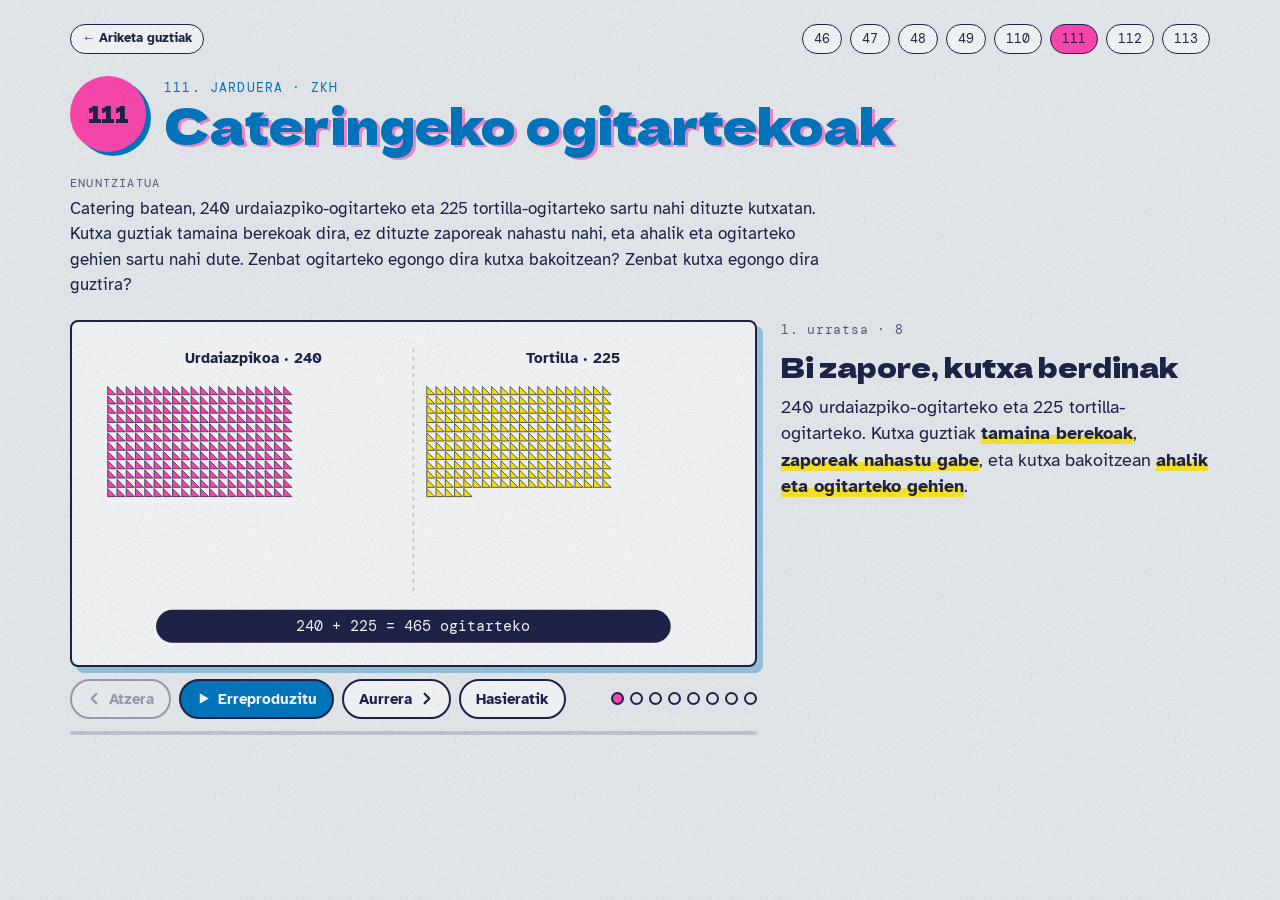
<file: 111-ogitartekoak.html>
<!doctype html>
<html lang="eu">
<head>
<meta charset="utf-8">
<meta name="viewport" content="width=device-width, initial-scale=1, viewport-fit=cover">
<title>Cateringeko ogitartekoak</title>
<link rel="preconnect" href="https://fonts.googleapis.com">
<link rel="preconnect" href="https://fonts.gstatic.com" crossorigin>
<link rel="stylesheet" href="https://fonts.googleapis.com/css2?family=Atkinson+Hyperlegible:wght@400;700&family=DM+Mono:wght@400;500&family=Dela+Gothic+One&display=swap">
<style>
*,*::before,*::after{box-sizing:border-box}
[hidden]{display:none!important}
body{margin:0}
:root{
  /* Riso-inprimaketa: paper hotza eta lau tinta gainjarriak (urdina, arrosa, horia, berdea). Eszena ezkerrean, azalpena eskuinean; mugikorrean pilatuta. */
  --paper:#E9EDEE; --sheet:#F8FAF9; --ink:#1F2348; --muted:#565C78; --line:#C3C9D3;
  --blue:#0078BF; --blue-d:#005A90; --blue-l:#5AA9DA;
  --pink:#FF48B0; --yellow:#FFE800; --green:#00A95C;
  --red:#F15060; --red-d:#B5303F; --red-l:#F78A96; --violet:#765BA7;
  --f-display:"Dela Gothic One","Arial Black",Impact,sans-serif;
  --f-body:"Atkinson Hyperlegible","Segoe UI",Verdana,sans-serif;
  --f-mono:"DM Mono",ui-monospace,Menlo,Consolas,monospace;
  color-scheme:light;
}
[hidden]{display:none!important}
html{background:var(--paper)}
body{background:var(--paper);color:var(--ink);font-family:var(--f-body);font-size:16px;line-height:1.5}
body::before{content:"";position:fixed;inset:0;pointer-events:none;z-index:40;opacity:.28;mix-blend-mode:multiply;
  background-image:url("data:image/svg+xml;utf8,<svg xmlns='http://www.w3.org/2000/svg' width='180' height='180'><filter id='n'><feTurbulence type='fractalNoise' baseFrequency='.85' numOctaves='2' stitchTiles='stitch'/><feColorMatrix values='0 0 0 0 .12 0 0 0 0 .14 0 0 0 0 .28 0 0 0 .5 0'/></filter><rect width='100%' height='100%' filter='url(%23n)'/></svg>")}
.wrap{max-width:1180px;margin:0 auto;padding-inline:20px;padding-block:24px 48px;display:flex;flex-direction:column;gap:22px}
.head{display:flex;gap:18px;align-items:center}
.badge{flex:none;width:76px;height:76px;border-radius:50%;background:var(--pink);box-shadow:5px 4px 0 var(--blue);display:grid;place-items:center;font-family:var(--f-display);font-size:32px;color:var(--ink)}
.kicker{margin:0;font-family:var(--f-mono);font-size:13px;letter-spacing:.09em;text-transform:uppercase;color:var(--blue)}
h1{margin:2px 0 0;font-family:var(--f-display);font-weight:400;font-size:clamp(28px,5vw,48px);line-height:1.05;color:var(--blue);text-shadow:3px 2px 0 rgba(255,72,176,.6);text-wrap:balance}
.statement{max-width:76ch;display:flex;flex-direction:column;gap:4px}
.statement p{margin:0;font-size:17px}
.tag{font-family:var(--f-mono);font-size:12px;letter-spacing:.1em;text-transform:uppercase;color:var(--muted)}
.grid{display:grid;grid-template-columns:minmax(0,1.6fr) minmax(0,1fr);gap:24px;align-items:start}
@media (max-width:880px){.grid{grid-template-columns:minmax(0,1fr)}}
.left{display:flex;flex-direction:column;gap:12px;min-width:0}
.stage{margin:0;background:var(--sheet);border:2px solid var(--ink);border-radius:8px;padding:12px;box-shadow:6px 6px 0 rgba(0,120,191,.35)}
.stage svg{display:block;width:100%;height:auto;overflow:visible}
.stage text{font-family:var(--f-mono);fill:var(--ink)}
.stage .disp{font-family:var(--f-display)}
.stage .body{font-family:var(--f-body);font-weight:700}
.panel{display:flex;flex-direction:column;gap:12px;min-width:0}
.panel.in .anim{animation:rise .5s ease both}
.panel.in .anim:nth-child(2){animation-delay:.05s}
.panel.in .anim:nth-child(3){animation-delay:.1s}
.panel.in .anim:nth-child(4){animation-delay:.15s}
.stepnum{margin:0;font-family:var(--f-mono);font-size:13px;letter-spacing:.06em;color:var(--muted)}
h2{margin:0;font-family:var(--f-display);font-weight:400;font-size:clamp(22px,2.6vw,27px);line-height:1.15;text-wrap:balance}
.text{margin:0;font-size:17.5px;max-width:62ch}
.text b{background:linear-gradient(transparent 58%,rgba(255,232,0,.85) 58%)}
.board{background:var(--sheet);border:1.5px dashed var(--ink);border-radius:8px;padding:14px;font-family:var(--f-mono);font-size:15px;display:flex;flex-direction:column;gap:10px;overflow-x:auto}
.row{display:flex;flex-wrap:wrap;gap:6px;align-items:center}
.lab{min-width:3.4em;font-weight:500;color:var(--muted)}
.chip{display:inline-block;min-width:2.2em;text-align:center;padding:2px 8px;border-radius:999px;border:1.5px solid var(--line);font-variant-numeric:tabular-nums}
.chip.hit{background:var(--yellow);border-color:var(--ink)}
.chip.win{background:var(--pink);border-color:var(--ink);font-weight:500;box-shadow:2px 2px 0 var(--blue)}
.eq{font-size:17px;font-variant-numeric:tabular-nums}
.eq b{color:var(--blue)}
.bad{color:var(--red-d);font-weight:500}
.ok{color:var(--green);font-weight:500}
.pk{background:var(--yellow);padding:0 4px;border-radius:3px}
.off{color:var(--muted)}
.rule{font-family:var(--f-body);font-size:14.5px;color:var(--muted);border-top:1px solid var(--line);padding-top:8px}
sup{font-size:.68em;line-height:0}
.ladders{display:flex;flex-wrap:wrap;gap:24px;align-items:flex-start}
.lad{display:flex;flex-direction:column;gap:6px}
.ladder{display:inline-grid;grid-template-columns:auto auto;font-variant-numeric:tabular-nums;align-self:flex-start}
.ladder span{padding:0 9px;text-align:right;line-height:1.55}
.ladder span:nth-child(odd){border-right:2px solid var(--ink)}
.ladder span:nth-child(even){color:var(--blue);text-align:left}
.result{background:var(--yellow);border:2px solid var(--ink);border-radius:8px;padding:12px 16px;display:flex;flex-direction:column;gap:2px;font-family:var(--f-body)}
.result .big{font-family:var(--f-display);font-size:30px;line-height:1.1}
.controls{display:flex;flex-wrap:wrap;gap:8px;align-items:center}
.ctl{font-family:var(--f-body);font-weight:700;font-size:15px;display:inline-flex;gap:7px;align-items:center;padding:9px 15px;border-radius:999px;border:2px solid var(--ink);background:var(--sheet);color:var(--ink);cursor:pointer;transition:transform .12s,box-shadow .12s}
.ctl.primary{background:var(--blue);border-color:var(--ink);color:var(--sheet)}
.ctl:hover:not(:disabled){transform:translate(-1px,-1px);box-shadow:3px 3px 0 var(--pink)}
.ctl:focus-visible,.dot:focus-visible{outline:3px solid var(--pink);outline-offset:2px}
.ctl:disabled{opacity:.38;cursor:default}
.ctl svg{width:15px;height:15px;fill:none;stroke:currentColor;stroke-width:2.4;stroke-linecap:round;stroke-linejoin:round}
.ctl .i-play path{fill:currentColor;stroke:none}
.dots{display:flex;flex-wrap:wrap;gap:6px;margin-left:auto}
.dot{width:13px;height:13px;border-radius:50%;border:2px solid var(--ink);background:transparent;padding:0;cursor:pointer}
.dot.done{background:var(--ink)}
.dot.on{background:var(--pink)}
.timer{height:4px;background:var(--line);border-radius:2px;overflow:hidden}
.timer i{display:block;height:100%;width:0;background:var(--pink)}
.timer.run i{animation:fill linear forwards}
@keyframes fill{to{width:100%}}
@keyframes rise{from{opacity:0;transform:translateY(8px)}to{opacity:1;transform:none}}
.fade{transition:opacity .45s ease}
.pop{transform-box:fill-box;transform-origin:center;transition:opacity .3s ease,transform .38s cubic-bezier(.3,1.5,.5,1)}
.mv{transition:transform .7s cubic-bezier(.5,0,.2,1),opacity .4s ease}
.blend{mix-blend-mode:multiply}
@media (max-width:520px){.dots{margin-left:0;width:100%}.ctl{padding:8px 12px}}
@media (prefers-reduced-motion:reduce){*,*::before{animation-duration:0s!important;animation-delay:0s!important;transition-duration:0s!important;transition-delay:0s!important}}
.site{display:flex;flex-wrap:wrap;gap:8px;align-items:center;font-family:var(--f-mono);font-size:13px}
.site a{color:var(--ink);text-decoration:none;border:1.5px solid var(--ink);border-radius:999px;padding:4px 11px;background:var(--sheet)}
.site a:hover{box-shadow:2px 2px 0 var(--pink)}
.site a:focus-visible{outline:3px solid var(--pink);outline-offset:2px}
.site a[aria-current="page"]{background:var(--pink)}
.site .home{font-family:var(--f-body);font-weight:700;margin-right:auto}
.badge.b3{font-size:23px;letter-spacing:-.02em}
.sec{display:flex;align-items:baseline;gap:12px;flex-wrap:wrap;border-top:2px solid var(--ink);padding-top:12px}
.sec h2{font-size:clamp(22px,3vw,30px)}
.sec span{font-family:var(--f-mono);font-size:13px;color:var(--muted)}

</style>
</head>
<body>
<div class="wrap">
  <nav class="site" aria-label="Ariketak"><a class="home" href="./">← Ariketa guztiak</a><a href="46-lauzak.html">46</a><a href="47-alarmak.html">47</a><a href="48-kuboak.html">48</a><a href="49-liburuak.html">49</a><a href="110-botilak.html">110</a><a href="111-ogitartekoak.html" aria-current="page">111</a><a href="112-aireportua.html">112</a><a href="113-taldeak.html">113</a></nav>
  <header class="head">
    <div class="badge b3" aria-hidden="true">111</div>
    <div>
      <p class="kicker">111. jarduera · zkh</p>
      <h1>Cateringeko ogitartekoak</h1>
    </div>
  </header>
  <section class="statement">
    <span class="tag">Enuntziatua</span>
    <p>Catering batean, 240 urdaiazpiko-ogitarteko eta 225 tortilla-ogitarteko sartu nahi dituzte kutxatan. Kutxa guztiak tamaina berekoak dira, ez dituzte zaporeak nahastu nahi, eta ahalik eta ogitarteko gehien sartu nahi dute. Zenbat ogitarteko egongo dira kutxa bakoitzean? Zenbat kutxa egongo dira guztira?</p>
  </section>
  <div class="grid">
    <div class="left">
      <figure class="stage"><svg id="scene" viewBox="0 0 640 310" role="img" aria-label="Urdaiazpiko- eta tortilla-ogitartekoak kutxa berdinetan sartzen"></svg></figure>
      <nav class="controls" aria-label="Animazioaren kontrolak">
        <button class="ctl" id="prev" type="button"><svg viewBox="0 0 16 16" aria-hidden="true"><path d="M10 3 5 8l5 5"/></svg>Atzera</button>
        <button class="ctl primary" id="play" type="button"><svg class="i-play" viewBox="0 0 16 16" aria-hidden="true"><path d="M4 2.5v11l9.5-5.5z"/></svg><svg class="i-pause" viewBox="0 0 16 16" aria-hidden="true" hidden><path d="M5 3v10M11 3v10"/></svg><span>Erreproduzitu</span></button>
        <button class="ctl" id="next" type="button">Aurrera<svg viewBox="0 0 16 16" aria-hidden="true"><path d="m6 3 5 5-5 5"/></svg></button>
        <button class="ctl" id="reset" type="button">Hasieratik</button>
        <div class="dots" id="dots"></div>
      </nav>
      <div class="timer" id="timer"><i></i></div>
    </div>
    <section class="panel" id="panel" aria-live="polite">
      <p class="stepnum anim" id="stepNum"></p>
      <h2 class="anim" id="stepTitle"></h2>
      <p class="text anim" id="stepText"></p>
      <div class="board anim" id="board"></div>
    </section>
  </div>
</div>
<script>
const NS="http://www.w3.org/2000/svg";
const REDUCE=window.matchMedia&&matchMedia("(prefers-reduced-motion: reduce)").matches;
function S(tag,attrs,parent){const e=document.createElementNS(NS,tag);if(attrs)for(const k in attrs)e.setAttribute(k,attrs[k]);if(parent)parent.appendChild(e);return e;}
function T(txt,attrs,parent){const e=S("text",attrs,parent);e.textContent=txt;return e;}
function show(e,on,delay){e.style.transitionDelay=((on&&delay)||0)+"ms";e.style.opacity=on?"1":"0";}
function pop(e,on,delay){e.style.transitionDelay=((on&&delay)||0)+"ms";e.style.opacity=on?"1":"0";e.style.transform=on?"scale(1)":"scale(.4)";}
function chips(list,hit,win,more){return list.map(n=>{let c="chip";if(n===win)c+=" win";else if(hit&&hit.indexOf(n)>-1)c+=" hit";return `<span class="${c}">${n}</span>`;}).join("")+(more?'<span class="chip">…</span>':"");}
function mrow(label,html){return `<div class="row"><span class="lab">${label}</span>${html}</div>`;}
function ladder(n,divs,eq){let h="",x=n;for(const d of divs){h+=`<span>${x}</span><span>${d}</span>`;x/=d;}h+="<span>1</span><span></span>";return `<div class="lad"><div class="ladder">${h}</div><div class="eq">${eq}</div></div>`;}
function Player(steps,apply){
  const $=id=>document.getElementById(id);
  const panel=$("panel"),dots=$("dots"),bPrev=$("prev"),bNext=$("next"),bPlay=$("play"),bReset=$("reset"),bar=$("timer");
  let k=0,playing=false,timer=null;
  steps.forEach((s,i)=>{const d=document.createElement("button");d.type="button";d.className="dot";d.setAttribute("aria-label",(i+1)+". urratsa");d.addEventListener("click",()=>go(i));dots.appendChild(d);});
  function schedule(){
    clearTimeout(timer);bar.classList.remove("run");void bar.offsetWidth;
    if(!playing)return;
    if(k>=steps.length-1){setPlaying(false);return;}
    const t=steps[k].t||7500;bar.firstElementChild.style.animationDuration=t+"ms";bar.classList.add("run");
    timer=setTimeout(()=>go(k+1),t);
  }
  function go(i){
    k=Math.max(0,Math.min(steps.length-1,i));const s=steps[k];
    $("stepNum").textContent=`${k+1}. urratsa · ${steps.length}`;
    $("stepTitle").innerHTML=s.h;$("stepText").innerHTML=s.p;
    const b=$("board");b.innerHTML=s.b||"";b.hidden=!s.b;
    panel.classList.remove("in");void panel.offsetWidth;panel.classList.add("in");
    [...dots.children].forEach((d,j)=>{d.className="dot"+(j===k?" on":j<k?" done":"");if(j===k)d.setAttribute("aria-current","step");else d.removeAttribute("aria-current");});
    bPrev.disabled=k===0;bNext.disabled=k===steps.length-1;
    apply(k);schedule();
  }
  function setPlaying(v){
    playing=v;bPlay.querySelector("span").textContent=v?"Pausatu":"Erreproduzitu";
    bPlay.querySelector(".i-play").hidden=v;bPlay.querySelector(".i-pause").hidden=!v;
    if(v&&k>=steps.length-1){go(0);return;}
    schedule();
  }
  bPrev.addEventListener("click",()=>go(k-1));
  bNext.addEventListener("click",()=>go(k+1));
  bPlay.addEventListener("click",()=>setPlaying(!playing));
  bReset.addEventListener("click",()=>go(0));
  document.addEventListener("keydown",e=>{
    if(e.key==="ArrowRight")go(k+1);
    else if(e.key==="ArrowLeft")go(k-1);
    else if(e.key===" "&&!(e.target&&e.target.closest&&e.target.closest("button"))){e.preventDefault();setPlaying(!playing);}
  });
  go(0);
}
function packGroups(N,k,o){
  const s=o.sw,h=o.sh,g=o.g==null?2:o.g,pad=o.pad==null?4:o.pad,bg=o.bg==null?6:o.bg;
  const ic=Math.min(o.ic||k,k),ir=Math.ceil(k/ic);
  const bw=ic*s+(ic-1)*g+2*pad,bh=ir*h+(ir-1)*g+2*pad;
  const per=Math.max(1,Math.floor((o.w+bg)/(bw+bg)));
  const nb=Math.floor(N/k),r=N-nb*k,tot=nb+(r?1:0);
  const usedW=Math.min(tot,per)*(bw+bg)-bg;
  const x0=o.x+(o.center?(o.w-usedW)/2:0);
  const box=b=>({x:x0+(b%per)*(bw+bg),y:o.y+Math.floor(b/per)*(bh+bg),w:bw,h:bh});
  const boxes=[];for(let b=0;b<nb;b++)boxes.push(box(b));
  let left=null;
  if(r){left=box(nb);const lc=Math.min(r,ic),lr=Math.ceil(r/ic);left.w=lc*s+(lc-1)*g+2*pad;left.h=lr*h+(lr-1)*g+2*pad;}
  const pos=[];
  for(let i=0;i<N;i++){const b=Math.floor(i/k),j=i%k,B=box(b);pos.push([B.x+pad+(j%ic)*(s+g),B.y+pad+Math.floor(j/ic)*(h+g)]);}
  return {pos,boxes,left,nb,r,height:Math.ceil(tot/per)*(bh+bg)-bg};
}
function drawBoxes(g,L,o){
  o=o||{};g.innerHTML="";const els=[];
  if(!o.hide)for(const B of L.boxes)els.push(S("rect",{x:B.x-1,y:B.y-1,width:B.w+2,height:B.h+2,rx:o.rx==null?4:o.rx,class:"fade",style:`fill:${o.fill||"var(--paper)"};stroke:${o.stroke||"var(--ink)"};stroke-width:${o.width||1.5};opacity:0`},g));
  if(L.left&&!o.hide){
    const B=L.left;
    els.push(S("rect",{x:B.x-3,y:B.y-3,width:B.w+6,height:B.h+6,rx:5,class:"fade",style:"fill:none;stroke:var(--red-d);stroke-width:2.2;stroke-dasharray:5 3;opacity:0"},g));
    if(o.leftLabel)els.push(T(o.leftLabel,{x:B.x+B.w/2,y:B.y+B.h+18,"text-anchor":"middle",class:"disp fade","font-size":13,style:"fill:var(--red-d);opacity:0"},g));
  }
  requestAnimationFrame(()=>requestAnimationFrame(()=>els.forEach(e=>show(e,true,o.delay==null?650:o.delay))));
}
function moveItems(items,L,stagger){
  items.forEach((it,i)=>{const p=L.pos[i];it.style.transitionDelay=(i*(stagger||3))+"ms";it.style.opacity=1;it.style.transform=`translate(${p[0]}px,${p[1]}px)`;});
}
function caption(svg,x,y,w){
  S("rect",{x,y,width:w,height:32,rx:16,style:"fill:var(--ink)"},svg);
  return T("",{x:x+w/2,y:y+21,"text-anchor":"middle","font-size":14.5,style:"fill:var(--sheet)"},svg);
}

</script>
<script>
const svg=document.getElementById("scene");
const NP=240,NY=225;
const base={sw:8,sh:8,g:1,pad:3,bg:5,w:290,y:48};
const AP=Object.assign({x:20},base),AY=Object.assign({x:330},base);
T("Urdaiazpikoa · 240",{x:165,y:28,"text-anchor":"middle",class:"body","font-size":15},svg);
T("Tortilla · 225",{x:475,y:28,"text-anchor":"middle",class:"body","font-size":15},svg);
S("line",{x1:320,y1:14,x2:320,y2:250,style:"stroke:var(--line);stroke-width:1.5;stroke-dasharray:4 4"},svg);
const boxP=S("g",{},svg),boxY=S("g",{},svg),itemG=S("g",{},svg);
function sand(c){const g=S("g",{class:"mv",style:"opacity:0;transform:translate(320px,120px)"},itemG);
  S("path",{d:"M0 0L8 8H0Z",style:`fill:var(${c});stroke:var(--ink);stroke-width:.7;stroke-linejoin:round`},g);return g;}
const P=[],Y=[];for(let i=0;i<NP;i++)P.push(sand("--pink"));for(let i=0;i<NY;i++)Y.push(sand("--yellow"));
const cap=caption(svg,70,268,500);
function group(k){
  const lp=packGroups(NP,k,Object.assign({ic:k>=20?20:5},AP)),ly=packGroups(NY,k,Object.assign({ic:k>=20?20:5},AY));
  moveItems(P,lp,2);moveItems(Y,ly,2);
  drawBoxes(boxP,lp,{hide:k>=NY,leftLabel:lp.r+" soberan"});drawBoxes(boxY,ly,{hide:k>=NY,leftLabel:ly.r+" soberan"});
}
const D240=[1,2,3,4,5,6,8,10,12,15,16,20,24,30,40,48,60,80,120,240],D225=[1,3,5,9,15,25,45,75,225],COM=[1,3,5,15];
const steps=[
 {h:"Bi zapore, kutxa berdinak",t:8000,
  p:"240 urdaiazpiko-ogitarteko eta 225 tortilla-ogitarteko. Kutxa guztiak <b>tamaina berekoak</b>, <b>zaporeak nahastu gabe</b>, eta kutxa bakoitzean <b>ahalik eta ogitarteko gehien</b>."},
 {h:"Proba: 10 ogitarteko kutxako",t:9000,
  p:"Urdaiazpikoekin ondo doa: 24 kutxa. Tortillekin, ordea, 22 kutxa bete eta <b>5 soberan</b> geratzen dira. 10-ek ez du 225 zatitzen.",
  b:`<div class="eq">240 : 10 = 24 &nbsp;<span class="ok">hondarra 0</span></div><div class="eq">225 : 10 = 22 &nbsp;<span class="bad">hondarra 5</span></div>`},
 {h:"Proba: 5 ogitarteko kutxako",t:9000,
  p:"Orain biak zehatz: 48 eta 45 kutxa. Baina <b>93 kutxa</b> txiki dira. Handiagoak nahi ditugu.",
  b:`<div class="eq">240 : 5 = 48 &nbsp;<span class="ok">hondarra 0</span></div><div class="eq">225 : 5 = 45 &nbsp;<span class="ok">hondarra 0</span></div>`},
 {h:"Zatitzaile komunak",t:10000,
  p:"Kutxako kopuruak 240 eta 225 zatitu behar ditu: <b>zatitzaile komuna</b>. Ahalik eta handiena nahi dugu: <b>zkh(240, 225)</b>.",
  b:mrow("240",chips(D240,COM,15))+mrow("225",chips(D225,COM,15))+mrow("biak",chips(COM,COM,15))},
 {h:"Faktore lehenak",t:9000,
  p:"Bi zenbakiak faktore lehenetan deskonposatzen ditugu.",
  b:`<div class="ladders">${ladder(240,[2,2,2,2,3,5],"240 = 2<sup>4</sup> · 3 · 5")}${ladder(225,[3,3,5,5],"225 = 3<sup>2</sup> · 5<sup>2</sup>")}</div>`},
 {h:"zkh kalkulatu",t:9000,
  p:"<b>Faktore komunak</b> bakarrik, <b>berretzaile txikienarekin</b>. Komunak 3 eta 5 dira, biak 1 berretzailearekin.",
  b:`<div class="eq">240 = <span class="off">2<sup>4</sup></span> · <span class="pk">3</span> · <span class="pk">5</span></div><div class="eq">225 = 3<sup>2</sup> · 5<sup>2</sup></div><div class="eq">zkh(240, 225) = 3 · 5 = <b>15</b></div><div class="rule">zkh: faktore komunak bakarrik, berretzaile txikienarekin.</div>`},
 {h:"Kutxak bete",t:9000,
  p:"15 ogitarteko kutxa bakoitzean: 240 : 15 = <b>16 kutxa</b> urdaiazpikoz, eta 225 : 15 = <b>15 kutxa</b> tortillaz.",
  b:`<div class="eq">240 : 15 = 16 &nbsp;<span class="ok">hondarra 0</span></div><div class="eq">225 : 15 = 15 &nbsp;<span class="ok">hondarra 0</span></div><div class="eq">16 + 15 = <b>31 kutxa</b></div>`},
 {h:"Emaitza",t:9000,
  p:"Kutxa bakoitzean <b>15 ogitarteko</b> egongo dira, eta guztira <b>31 kutxa</b> beharko dira.",
  b:`<div class="result"><span class="tag">Emaitza</span><span class="big">15 ogitarteko · 31 kutxa</span><span>zkh(240, 225) = 15</span></div>`}
];
const CAP=["240 + 225 = 465 ogitarteko","10 kutxako: 24 kutxa  |  22 kutxa + 5 soberan","5 kutxako: 48 + 45 = 93 kutxa","zkh(240, 225) = ?","240 = 2⁴ · 3 · 5     225 = 3² · 5²","zkh(240, 225) = 15","15 kutxako: 16 + 15 = 31 kutxa","31 kutxa, 15 ogitarteko bakoitzean"];
Player(steps,k=>{
  cap.textContent=CAP[k];
  group(k===1?10:k===2?5:k>=5?15:1000);
});

</script>

</body>
</html>
</file>
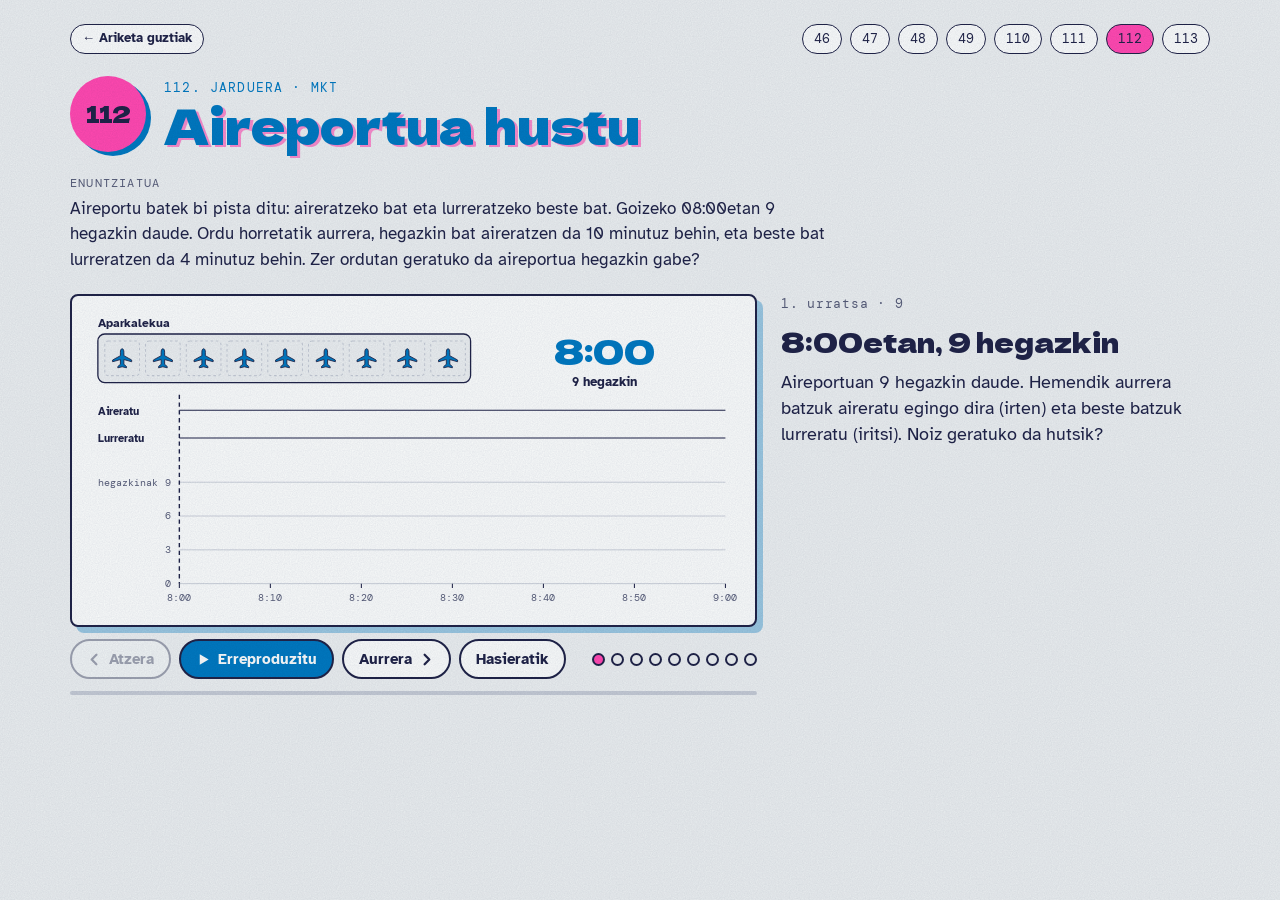
<file: 112-aireportua.html>
<!doctype html>
<html lang="eu">
<head>
<meta charset="utf-8">
<meta name="viewport" content="width=device-width, initial-scale=1, viewport-fit=cover">
<title>Aireportua hustu</title>
<link rel="preconnect" href="https://fonts.googleapis.com">
<link rel="preconnect" href="https://fonts.gstatic.com" crossorigin>
<link rel="stylesheet" href="https://fonts.googleapis.com/css2?family=Atkinson+Hyperlegible:wght@400;700&family=DM+Mono:wght@400;500&family=Dela+Gothic+One&display=swap">
<style>
*,*::before,*::after{box-sizing:border-box}
[hidden]{display:none!important}
body{margin:0}
:root{
  /* Riso-inprimaketa: paper hotza eta lau tinta gainjarriak (urdina, arrosa, horia, berdea). Eszena ezkerrean, azalpena eskuinean; mugikorrean pilatuta. */
  --paper:#E9EDEE; --sheet:#F8FAF9; --ink:#1F2348; --muted:#565C78; --line:#C3C9D3;
  --blue:#0078BF; --blue-d:#005A90; --blue-l:#5AA9DA;
  --pink:#FF48B0; --yellow:#FFE800; --green:#00A95C;
  --red:#F15060; --red-d:#B5303F; --red-l:#F78A96; --violet:#765BA7;
  --f-display:"Dela Gothic One","Arial Black",Impact,sans-serif;
  --f-body:"Atkinson Hyperlegible","Segoe UI",Verdana,sans-serif;
  --f-mono:"DM Mono",ui-monospace,Menlo,Consolas,monospace;
  color-scheme:light;
}
[hidden]{display:none!important}
html{background:var(--paper)}
body{background:var(--paper);color:var(--ink);font-family:var(--f-body);font-size:16px;line-height:1.5}
body::before{content:"";position:fixed;inset:0;pointer-events:none;z-index:40;opacity:.28;mix-blend-mode:multiply;
  background-image:url("data:image/svg+xml;utf8,<svg xmlns='http://www.w3.org/2000/svg' width='180' height='180'><filter id='n'><feTurbulence type='fractalNoise' baseFrequency='.85' numOctaves='2' stitchTiles='stitch'/><feColorMatrix values='0 0 0 0 .12 0 0 0 0 .14 0 0 0 0 .28 0 0 0 .5 0'/></filter><rect width='100%' height='100%' filter='url(%23n)'/></svg>")}
.wrap{max-width:1180px;margin:0 auto;padding-inline:20px;padding-block:24px 48px;display:flex;flex-direction:column;gap:22px}
.head{display:flex;gap:18px;align-items:center}
.badge{flex:none;width:76px;height:76px;border-radius:50%;background:var(--pink);box-shadow:5px 4px 0 var(--blue);display:grid;place-items:center;font-family:var(--f-display);font-size:32px;color:var(--ink)}
.kicker{margin:0;font-family:var(--f-mono);font-size:13px;letter-spacing:.09em;text-transform:uppercase;color:var(--blue)}
h1{margin:2px 0 0;font-family:var(--f-display);font-weight:400;font-size:clamp(28px,5vw,48px);line-height:1.05;color:var(--blue);text-shadow:3px 2px 0 rgba(255,72,176,.6);text-wrap:balance}
.statement{max-width:76ch;display:flex;flex-direction:column;gap:4px}
.statement p{margin:0;font-size:17px}
.tag{font-family:var(--f-mono);font-size:12px;letter-spacing:.1em;text-transform:uppercase;color:var(--muted)}
.grid{display:grid;grid-template-columns:minmax(0,1.6fr) minmax(0,1fr);gap:24px;align-items:start}
@media (max-width:880px){.grid{grid-template-columns:minmax(0,1fr)}}
.left{display:flex;flex-direction:column;gap:12px;min-width:0}
.stage{margin:0;background:var(--sheet);border:2px solid var(--ink);border-radius:8px;padding:12px;box-shadow:6px 6px 0 rgba(0,120,191,.35)}
.stage svg{display:block;width:100%;height:auto;overflow:visible}
.stage text{font-family:var(--f-mono);fill:var(--ink)}
.stage .disp{font-family:var(--f-display)}
.stage .body{font-family:var(--f-body);font-weight:700}
.panel{display:flex;flex-direction:column;gap:12px;min-width:0}
.panel.in .anim{animation:rise .5s ease both}
.panel.in .anim:nth-child(2){animation-delay:.05s}
.panel.in .anim:nth-child(3){animation-delay:.1s}
.panel.in .anim:nth-child(4){animation-delay:.15s}
.stepnum{margin:0;font-family:var(--f-mono);font-size:13px;letter-spacing:.06em;color:var(--muted)}
h2{margin:0;font-family:var(--f-display);font-weight:400;font-size:clamp(22px,2.6vw,27px);line-height:1.15;text-wrap:balance}
.text{margin:0;font-size:17.5px;max-width:62ch}
.text b{background:linear-gradient(transparent 58%,rgba(255,232,0,.85) 58%)}
.board{background:var(--sheet);border:1.5px dashed var(--ink);border-radius:8px;padding:14px;font-family:var(--f-mono);font-size:15px;display:flex;flex-direction:column;gap:10px;overflow-x:auto}
.row{display:flex;flex-wrap:wrap;gap:6px;align-items:center}
.lab{min-width:3.4em;font-weight:500;color:var(--muted)}
.chip{display:inline-block;min-width:2.2em;text-align:center;padding:2px 8px;border-radius:999px;border:1.5px solid var(--line);font-variant-numeric:tabular-nums}
.chip.hit{background:var(--yellow);border-color:var(--ink)}
.chip.win{background:var(--pink);border-color:var(--ink);font-weight:500;box-shadow:2px 2px 0 var(--blue)}
.eq{font-size:17px;font-variant-numeric:tabular-nums}
.eq b{color:var(--blue)}
.bad{color:var(--red-d);font-weight:500}
.ok{color:var(--green);font-weight:500}
.pk{background:var(--yellow);padding:0 4px;border-radius:3px}
.off{color:var(--muted)}
.rule{font-family:var(--f-body);font-size:14.5px;color:var(--muted);border-top:1px solid var(--line);padding-top:8px}
sup{font-size:.68em;line-height:0}
.ladders{display:flex;flex-wrap:wrap;gap:24px;align-items:flex-start}
.lad{display:flex;flex-direction:column;gap:6px}
.ladder{display:inline-grid;grid-template-columns:auto auto;font-variant-numeric:tabular-nums;align-self:flex-start}
.ladder span{padding:0 9px;text-align:right;line-height:1.55}
.ladder span:nth-child(odd){border-right:2px solid var(--ink)}
.ladder span:nth-child(even){color:var(--blue);text-align:left}
.result{background:var(--yellow);border:2px solid var(--ink);border-radius:8px;padding:12px 16px;display:flex;flex-direction:column;gap:2px;font-family:var(--f-body)}
.result .big{font-family:var(--f-display);font-size:30px;line-height:1.1}
.controls{display:flex;flex-wrap:wrap;gap:8px;align-items:center}
.ctl{font-family:var(--f-body);font-weight:700;font-size:15px;display:inline-flex;gap:7px;align-items:center;padding:9px 15px;border-radius:999px;border:2px solid var(--ink);background:var(--sheet);color:var(--ink);cursor:pointer;transition:transform .12s,box-shadow .12s}
.ctl.primary{background:var(--blue);border-color:var(--ink);color:var(--sheet)}
.ctl:hover:not(:disabled){transform:translate(-1px,-1px);box-shadow:3px 3px 0 var(--pink)}
.ctl:focus-visible,.dot:focus-visible{outline:3px solid var(--pink);outline-offset:2px}
.ctl:disabled{opacity:.38;cursor:default}
.ctl svg{width:15px;height:15px;fill:none;stroke:currentColor;stroke-width:2.4;stroke-linecap:round;stroke-linejoin:round}
.ctl .i-play path{fill:currentColor;stroke:none}
.dots{display:flex;flex-wrap:wrap;gap:6px;margin-left:auto}
.dot{width:13px;height:13px;border-radius:50%;border:2px solid var(--ink);background:transparent;padding:0;cursor:pointer}
.dot.done{background:var(--ink)}
.dot.on{background:var(--pink)}
.timer{height:4px;background:var(--line);border-radius:2px;overflow:hidden}
.timer i{display:block;height:100%;width:0;background:var(--pink)}
.timer.run i{animation:fill linear forwards}
@keyframes fill{to{width:100%}}
@keyframes rise{from{opacity:0;transform:translateY(8px)}to{opacity:1;transform:none}}
.fade{transition:opacity .45s ease}
.pop{transform-box:fill-box;transform-origin:center;transition:opacity .3s ease,transform .38s cubic-bezier(.3,1.5,.5,1)}
.mv{transition:transform .7s cubic-bezier(.5,0,.2,1),opacity .4s ease}
.blend{mix-blend-mode:multiply}
@media (max-width:520px){.dots{margin-left:0;width:100%}.ctl{padding:8px 12px}}
@media (prefers-reduced-motion:reduce){*,*::before{animation-duration:0s!important;animation-delay:0s!important;transition-duration:0s!important;transition-delay:0s!important}}
.site{display:flex;flex-wrap:wrap;gap:8px;align-items:center;font-family:var(--f-mono);font-size:13px}
.site a{color:var(--ink);text-decoration:none;border:1.5px solid var(--ink);border-radius:999px;padding:4px 11px;background:var(--sheet)}
.site a:hover{box-shadow:2px 2px 0 var(--pink)}
.site a:focus-visible{outline:3px solid var(--pink);outline-offset:2px}
.site a[aria-current="page"]{background:var(--pink)}
.site .home{font-family:var(--f-body);font-weight:700;margin-right:auto}
.badge.b3{font-size:23px;letter-spacing:-.02em}
.sec{display:flex;align-items:baseline;gap:12px;flex-wrap:wrap;border-top:2px solid var(--ink);padding-top:12px}
.sec h2{font-size:clamp(22px,3vw,30px)}
.sec span{font-family:var(--f-mono);font-size:13px;color:var(--muted)}

</style>
</head>
<body>
<div class="wrap">
  <nav class="site" aria-label="Ariketak"><a class="home" href="./">← Ariketa guztiak</a><a href="46-lauzak.html">46</a><a href="47-alarmak.html">47</a><a href="48-kuboak.html">48</a><a href="49-liburuak.html">49</a><a href="110-botilak.html">110</a><a href="111-ogitartekoak.html">111</a><a href="112-aireportua.html" aria-current="page">112</a><a href="113-taldeak.html">113</a></nav>
  <header class="head">
    <div class="badge b3" aria-hidden="true">112</div>
    <div>
      <p class="kicker">112. jarduera · mkt</p>
      <h1>Aireportua hustu</h1>
    </div>
  </header>
  <section class="statement">
    <span class="tag">Enuntziatua</span>
    <p>Aireportu batek bi pista ditu: aireratzeko bat eta lurreratzeko beste bat. Goizeko 08:00etan 9 hegazkin daude. Ordu horretatik aurrera, hegazkin bat aireratzen da 10 minutuz behin, eta beste bat lurreratzen da 4 minutuz behin. Zer ordutan geratuko da aireportua hegazkin gabe?</p>
  </section>
  <div class="grid">
    <div class="left">
      <figure class="stage"><svg id="scene" viewBox="0 0 760 352" role="img" aria-label="Aireportuko hegazkinen kopurua denboran zehar, aireratze eta lurreratzeekin"></svg></figure>
      <nav class="controls" aria-label="Animazioaren kontrolak">
        <button class="ctl" id="prev" type="button"><svg viewBox="0 0 16 16" aria-hidden="true"><path d="M10 3 5 8l5 5"/></svg>Atzera</button>
        <button class="ctl primary" id="play" type="button"><svg class="i-play" viewBox="0 0 16 16" aria-hidden="true"><path d="M4 2.5v11l9.5-5.5z"/></svg><svg class="i-pause" viewBox="0 0 16 16" aria-hidden="true" hidden><path d="M5 3v10M11 3v10"/></svg><span>Erreproduzitu</span></button>
        <button class="ctl" id="next" type="button">Aurrera<svg viewBox="0 0 16 16" aria-hidden="true"><path d="m6 3 5 5-5 5"/></svg></button>
        <button class="ctl" id="reset" type="button">Hasieratik</button>
        <div class="dots" id="dots"></div>
      </nav>
      <div class="timer" id="timer"><i></i></div>
    </div>
    <section class="panel" id="panel" aria-live="polite">
      <p class="stepnum anim" id="stepNum"></p>
      <h2 class="anim" id="stepTitle"></h2>
      <p class="text anim" id="stepText"></p>
      <div class="board anim" id="board"></div>
    </section>
  </div>
</div>
<script>
const NS="http://www.w3.org/2000/svg";
const REDUCE=window.matchMedia&&matchMedia("(prefers-reduced-motion: reduce)").matches;
function S(tag,attrs,parent){const e=document.createElementNS(NS,tag);if(attrs)for(const k in attrs)e.setAttribute(k,attrs[k]);if(parent)parent.appendChild(e);return e;}
function T(txt,attrs,parent){const e=S("text",attrs,parent);e.textContent=txt;return e;}
function show(e,on,delay){e.style.transitionDelay=((on&&delay)||0)+"ms";e.style.opacity=on?"1":"0";}
function pop(e,on,delay){e.style.transitionDelay=((on&&delay)||0)+"ms";e.style.opacity=on?"1":"0";e.style.transform=on?"scale(1)":"scale(.4)";}
function chips(list,hit,win,more){return list.map(n=>{let c="chip";if(n===win)c+=" win";else if(hit&&hit.indexOf(n)>-1)c+=" hit";return `<span class="${c}">${n}</span>`;}).join("")+(more?'<span class="chip">…</span>':"");}
function mrow(label,html){return `<div class="row"><span class="lab">${label}</span>${html}</div>`;}
function ladder(n,divs,eq){let h="",x=n;for(const d of divs){h+=`<span>${x}</span><span>${d}</span>`;x/=d;}h+="<span>1</span><span></span>";return `<div class="lad"><div class="ladder">${h}</div><div class="eq">${eq}</div></div>`;}
function Player(steps,apply){
  const $=id=>document.getElementById(id);
  const panel=$("panel"),dots=$("dots"),bPrev=$("prev"),bNext=$("next"),bPlay=$("play"),bReset=$("reset"),bar=$("timer");
  let k=0,playing=false,timer=null;
  steps.forEach((s,i)=>{const d=document.createElement("button");d.type="button";d.className="dot";d.setAttribute("aria-label",(i+1)+". urratsa");d.addEventListener("click",()=>go(i));dots.appendChild(d);});
  function schedule(){
    clearTimeout(timer);bar.classList.remove("run");void bar.offsetWidth;
    if(!playing)return;
    if(k>=steps.length-1){setPlaying(false);return;}
    const t=steps[k].t||7500;bar.firstElementChild.style.animationDuration=t+"ms";bar.classList.add("run");
    timer=setTimeout(()=>go(k+1),t);
  }
  function go(i){
    k=Math.max(0,Math.min(steps.length-1,i));const s=steps[k];
    $("stepNum").textContent=`${k+1}. urratsa · ${steps.length}`;
    $("stepTitle").innerHTML=s.h;$("stepText").innerHTML=s.p;
    const b=$("board");b.innerHTML=s.b||"";b.hidden=!s.b;
    panel.classList.remove("in");void panel.offsetWidth;panel.classList.add("in");
    [...dots.children].forEach((d,j)=>{d.className="dot"+(j===k?" on":j<k?" done":"");if(j===k)d.setAttribute("aria-current","step");else d.removeAttribute("aria-current");});
    bPrev.disabled=k===0;bNext.disabled=k===steps.length-1;
    apply(k);schedule();
  }
  function setPlaying(v){
    playing=v;bPlay.querySelector("span").textContent=v?"Pausatu":"Erreproduzitu";
    bPlay.querySelector(".i-play").hidden=v;bPlay.querySelector(".i-pause").hidden=!v;
    if(v&&k>=steps.length-1){go(0);return;}
    schedule();
  }
  bPrev.addEventListener("click",()=>go(k-1));
  bNext.addEventListener("click",()=>go(k+1));
  bPlay.addEventListener("click",()=>setPlaying(!playing));
  bReset.addEventListener("click",()=>go(0));
  document.addEventListener("keydown",e=>{
    if(e.key==="ArrowRight")go(k+1);
    else if(e.key==="ArrowLeft")go(k-1);
    else if(e.key===" "&&!(e.target&&e.target.closest&&e.target.closest("button"))){e.preventDefault();setPlaying(!playing);}
  });
  go(0);
}
function packGroups(N,k,o){
  const s=o.sw,h=o.sh,g=o.g==null?2:o.g,pad=o.pad==null?4:o.pad,bg=o.bg==null?6:o.bg;
  const ic=Math.min(o.ic||k,k),ir=Math.ceil(k/ic);
  const bw=ic*s+(ic-1)*g+2*pad,bh=ir*h+(ir-1)*g+2*pad;
  const per=Math.max(1,Math.floor((o.w+bg)/(bw+bg)));
  const nb=Math.floor(N/k),r=N-nb*k,tot=nb+(r?1:0);
  const usedW=Math.min(tot,per)*(bw+bg)-bg;
  const x0=o.x+(o.center?(o.w-usedW)/2:0);
  const box=b=>({x:x0+(b%per)*(bw+bg),y:o.y+Math.floor(b/per)*(bh+bg),w:bw,h:bh});
  const boxes=[];for(let b=0;b<nb;b++)boxes.push(box(b));
  let left=null;
  if(r){left=box(nb);const lc=Math.min(r,ic),lr=Math.ceil(r/ic);left.w=lc*s+(lc-1)*g+2*pad;left.h=lr*h+(lr-1)*g+2*pad;}
  const pos=[];
  for(let i=0;i<N;i++){const b=Math.floor(i/k),j=i%k,B=box(b);pos.push([B.x+pad+(j%ic)*(s+g),B.y+pad+Math.floor(j/ic)*(h+g)]);}
  return {pos,boxes,left,nb,r,height:Math.ceil(tot/per)*(bh+bg)-bg};
}
function drawBoxes(g,L,o){
  o=o||{};g.innerHTML="";const els=[];
  if(!o.hide)for(const B of L.boxes)els.push(S("rect",{x:B.x-1,y:B.y-1,width:B.w+2,height:B.h+2,rx:o.rx==null?4:o.rx,class:"fade",style:`fill:${o.fill||"var(--paper)"};stroke:${o.stroke||"var(--ink)"};stroke-width:${o.width||1.5};opacity:0`},g));
  if(L.left&&!o.hide){
    const B=L.left;
    els.push(S("rect",{x:B.x-3,y:B.y-3,width:B.w+6,height:B.h+6,rx:5,class:"fade",style:"fill:none;stroke:var(--red-d);stroke-width:2.2;stroke-dasharray:5 3;opacity:0"},g));
    if(o.leftLabel)els.push(T(o.leftLabel,{x:B.x+B.w/2,y:B.y+B.h+18,"text-anchor":"middle",class:"disp fade","font-size":13,style:"fill:var(--red-d);opacity:0"},g));
  }
  requestAnimationFrame(()=>requestAnimationFrame(()=>els.forEach(e=>show(e,true,o.delay==null?650:o.delay))));
}
function moveItems(items,L,stagger){
  items.forEach((it,i)=>{const p=L.pos[i];it.style.transitionDelay=(i*(stagger||3))+"ms";it.style.opacity=1;it.style.transform=`translate(${p[0]}px,${p[1]}px)`;});
}
function caption(svg,x,y,w){
  S("rect",{x,y,width:w,height:32,rx:16,style:"fill:var(--ink)"},svg);
  return T("",{x:x+w/2,y:y+21,"text-anchor":"middle","font-size":14.5,style:"fill:var(--sheet)"},svg);
}

</script>
<script>
const svg=document.getElementById("scene");
const X0=110,PX=10.5,xt=t=>X0+PX*t,YC=c=>318-13*c;
const count=t=>Math.max(0,9-Math.floor(t/4)+Math.floor(t/10));
const PLANE="M12 1C13.5 1 14 3 14 5V9L23 14V16L14 13.5V19L17 21.5V23L12 21.8L7 23V21.5L10 19V13.5L1 16V14L10 9V5C10 3 10.5 1 12 1Z";
// aparkalekua
T("Aparkalekua",{x:16,y:22,class:"body","font-size":14},svg);
S("rect",{x:16,y:30,width:430,height:56,rx:8,style:"fill:var(--paper);stroke:var(--ink);stroke-width:1.5"},svg);
const planes=[];
for(let i=0;i<9;i++){
  S("rect",{x:24+i*47,y:38,width:40,height:40,rx:4,style:"fill:none;stroke:var(--line);stroke-width:1.2;stroke-dasharray:3 3"},svg);
  const g=S("g",{class:"pop",style:"opacity:1"},svg);
  S("path",{d:PLANE,transform:`translate(${32+i*47} ${46}) scale(1)`,style:"fill:var(--blue);stroke:var(--ink);stroke-width:1;stroke-linejoin:round"},g);
  planes.push(g);
}
// erlojua eta kontagailua
const clock=T("8:00",{x:600,y:66,"text-anchor":"middle",class:"disp","font-size":40,style:"fill:var(--blue)"},svg);
const cnt=T("9 hegazkin",{x:600,y:90,"text-anchor":"middle",class:"body","font-size":15},svg);
// denbora-lerroak
const rowA=118,rowL=150;
T("Aireratu",{x:16,y:rowA+5,class:"body","font-size":13},svg);
T("Lurreratu",{x:16,y:rowL+5,class:"body","font-size":13},svg);
const bands=[20,40,60].map(t=>{const r=S("rect",{x:xt(t)-10,y:rowA-14,width:20,height:rowL-rowA+28,rx:10,class:"fade blend",style:"fill:var(--yellow);opacity:0"},svg);return r;});
S("line",{x1:xt(0),y1:rowA,x2:xt(60),y2:rowA,style:"stroke:var(--ink);stroke-width:1.3"},svg);
S("line",{x1:xt(0),y1:rowL,x2:xt(60),y2:rowL,style:"stroke:var(--ink);stroke-width:1.3"},svg);
const mA=[],mL=[];
for(let t=4;t<=60;t+=4)mA.push(S("path",{d:`M${xt(t)-6} ${rowA+5}L${xt(t)} ${rowA-7}L${xt(t)+6} ${rowA+5}Z`,class:"pop",style:"fill:var(--pink);stroke:var(--ink);stroke-width:1;opacity:0"},svg));
for(let t=10;t<=60;t+=10)mL.push(S("path",{d:`M${xt(t)-6} ${rowL-5}L${xt(t)} ${rowL+7}L${xt(t)+6} ${rowL-5}Z`,class:"pop",style:"fill:var(--blue);stroke:var(--ink);stroke-width:1;opacity:0"},svg));
// grafikoa
for(let c=0;c<=9;c+=3){S("line",{x1:xt(0),y1:YC(c),x2:xt(60),y2:YC(c),style:"stroke:var(--line);stroke-width:1"},svg);
  T(String(c),{x:xt(0)-10,y:YC(c)+4,"text-anchor":"end","font-size":12,style:"fill:var(--muted)"},svg);}
T("hegazkinak",{x:16,y:YC(9)+4,"font-size":12,style:"fill:var(--muted)"},svg);
for(let t=0;t<=60;t+=10){S("line",{x1:xt(t),y1:YC(0),x2:xt(t),y2:YC(0)+5,style:"stroke:var(--ink);stroke-width:1.2"},svg);
  T(t===60?"9:00":`8:${String(t).padStart(2,"0")}`,{x:xt(t),y:YC(0)+20,"text-anchor":"middle","font-size":12,style:"fill:var(--muted)"},svg);}
let d=`M${xt(0)} ${YC(9)}`,prev=9;
for(let t=1;t<=60;t++){const c=count(t);if(c!==prev){d+=`H${xt(t)}V${YC(c)}`;prev=c;}}
d+=`H${xt(60)}`;
const clip=S("clipPath",{id:"reveal"},S("defs",{},svg));
const clipR=S("rect",{x:0,y:0,width:xt(0),height:400},clip);
S("path",{d,"clip-path":"url(#reveal)",style:"fill:none;stroke:var(--pink);stroke-width:3;stroke-linejoin:round"},svg);
const zero=S("g",{class:"pop",style:"opacity:0"},svg);
S("circle",{cx:xt(56),cy:YC(0),r:7,style:"fill:var(--yellow);stroke:var(--ink);stroke-width:2"},zero);
T("8:56",{x:xt(56),y:YC(0)-14,"text-anchor":"middle",class:"disp","font-size":15},zero);
// kurtsorea
const cur=S("line",{x1:xt(0),y1:rowA-18,x2:xt(0),y2:YC(0),style:"stroke:var(--ink);stroke-width:1.6;stroke-dasharray:5 4"},svg);
let tNow=0,raf=0;
function setT(t){
  const ti=Math.floor(t);clipR.setAttribute("width",xt(t));cur.setAttribute("x1",xt(t));cur.setAttribute("x2",xt(t));
  clock.textContent=ti>=60?"9:00":`8:${String(ti).padStart(2,"0")}`;
  const c=count(ti);cnt.textContent=c+" hegazkin";planes.forEach((p,i)=>pop(p,i<c,0));
}
function goT(T1){cancelAnimationFrame(raf);const T0=tNow,dur=REDUCE?0:Math.min(5200,Math.abs(T1-T0)*130),s=performance.now();
  const f=n=>{const p=dur?Math.min(1,(n-s)/dur):1;tNow=T0+(T1-T0)*p;setT(tNow);if(p<1)raf=requestAnimationFrame(f);};raf=requestAnimationFrame(f);}
const M4=[4,8,12,16,20,24,28,32,36,40,44,48,52,56,60],M10=[10,20,30,40,50,60];
const steps=[
 {h:"8:00etan, 9 hegazkin",t:7000,
  p:"Aireportuan 9 hegazkin daude. Hemendik aurrera batzuk aireratu egingo dira (irten) eta beste batzuk lurreratu (iritsi). Noiz geratuko da hutsik?"},
 {h:"Kontuz! Irakurri arretaz",t:12000,
  p:"Liburuak dioen bezala, 20 minututan <b>2 hegazkin aireratzen</b> dira eta <b>5 lurreratzen</b>: aireportuan gero eta hegazkin <b>gehiago</b> egongo lirateke, eta ez litzateke inoiz hustuko. Datuak alderantziz idatzita daude. Problema zentzuzkoa da <b>4 minutuz behin aireratu</b> eta <b>10 minutuz behin lurreratu</b> eginez gero. Horrela ebatziko dugu.",
  b:`<div class="eq">Liburuan: 20 min → −2 + 5 = <span class="bad">+3</span></div><div class="eq">Zuzenduta: 20 min → −5 + 2 = <span class="ok">−3</span></div>`},
 {h:"Aireratzeak: 4 minutuz behin",t:8000,
  p:"Hegazkin bat irteten da 4-ren multiploak diren minutuetan: 8:04, 8:08, 8:12…",
  b:mrow("4",chips(M4))},
 {h:"Lurreratzeak: 10 minutuz behin",t:8000,
  p:"Hegazkin bat iristen da 10-en multiploak diren minutuetan: 8:10, 8:20, 8:30…",
  b:mrow("10",chips(M10))},
 {h:"Noiz errepikatzen da dena?",t:10000,
  p:"Bi gertaerak batera 20. minutuan gertatzen dira: <b>mkt(4, 10) = 20</b>. 20 minuturo dena berdin errepikatzen da: <b>5 irten eta 2 iritsi</b>, hau da, 3 hegazkin gutxiago.",
  b:`<div class="eq">4 = 2<sup>2</sup> &nbsp; 10 = 2 · 5</div><div class="eq">mkt(4, 10) = 2<sup>2</sup> · 5 = <b>20</b></div>`+mrow("4",chips(M4,[20,40,60],null))+mrow("10",chips(M10,[20,40,60],null))},
 {h:"Lehen zikloa: 8:00 → 8:20",t:9000,
  p:"20 minututan 5 hegazkin aireratu eta 2 lurreratu dira: 9 − 5 + 2 = <b>6 hegazkin</b>.",
  b:`<div class="eq">8:20 → 9 − 3 = <b>6</b></div>`},
 {h:"Bigarren zikloa: 8:20 → 8:40",t:9000,
  p:"Beste 20 minutu, beste 3 hegazkin gutxiago: 6 − 3 = <b>3 hegazkin</b>.",
  b:`<div class="eq">8:20 → 6</div><div class="eq">8:40 → 6 − 3 = <b>3</b></div>`},
 {h:"Azken minutuak, banan-banan",t:11000,
  p:"Hemen ez dugu ziklo osoa itxaron behar: 3 hegazkin baino ez daude. Minutuz minutu jarraitzen dugu, eta <b>8:56an</b> irteten da azkena.",
  b:`<div class="eq">8:44 aireratu → 2</div><div class="eq">8:48 aireratu → 1</div><div class="eq">8:50 lurreratu → 2</div><div class="eq">8:52 aireratu → 1</div><div class="eq">8:56 aireratu → <b>0</b></div>`},
 {h:"Emaitza",t:9000,
  p:"Aireportua <b>8:56an</b> geratuko da hegazkinik gabe. Kontuz: 9:00 erantzuna (3 ziklo) okerra da, zikloa amaitu baino lehen hustu egiten baita.",
  b:`<div class="result"><span class="tag">Emaitza</span><span class="big">8:56</span><span>mkt(4, 10) = 20 min · ziklo bakoitzean −3</span></div>`}
];
const TT=[0,0,0,0,0,20,40,56,56];
Player(steps,k=>{
  mA.forEach((m,i)=>pop(m,k>=2,i*60));mL.forEach((m,i)=>pop(m,k>=3,i*90));
  bands.forEach((b,i)=>show(b,k>=4&&(k<=6||i<2),0));
  pop(zero,k>=7,k===7?3000:0);
  goT(TT[k]);
});

</script>

</body>
</html>
</file>
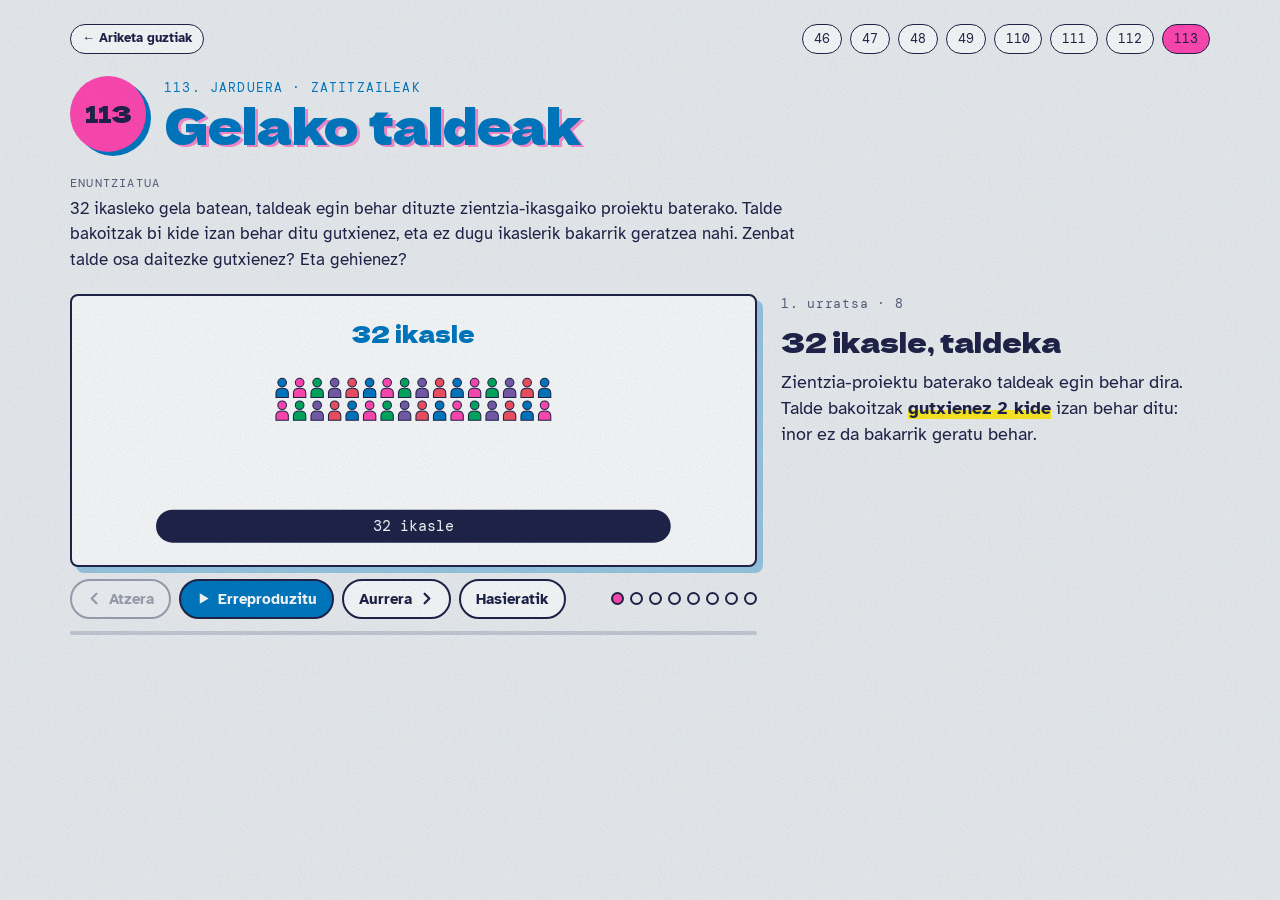
<file: 113-taldeak.html>
<!doctype html>
<html lang="eu">
<head>
<meta charset="utf-8">
<meta name="viewport" content="width=device-width, initial-scale=1, viewport-fit=cover">
<title>Gelako taldeak</title>
<link rel="preconnect" href="https://fonts.googleapis.com">
<link rel="preconnect" href="https://fonts.gstatic.com" crossorigin>
<link rel="stylesheet" href="https://fonts.googleapis.com/css2?family=Atkinson+Hyperlegible:wght@400;700&family=DM+Mono:wght@400;500&family=Dela+Gothic+One&display=swap">
<style>
*,*::before,*::after{box-sizing:border-box}
[hidden]{display:none!important}
body{margin:0}
:root{
  /* Riso-inprimaketa: paper hotza eta lau tinta gainjarriak (urdina, arrosa, horia, berdea). Eszena ezkerrean, azalpena eskuinean; mugikorrean pilatuta. */
  --paper:#E9EDEE; --sheet:#F8FAF9; --ink:#1F2348; --muted:#565C78; --line:#C3C9D3;
  --blue:#0078BF; --blue-d:#005A90; --blue-l:#5AA9DA;
  --pink:#FF48B0; --yellow:#FFE800; --green:#00A95C;
  --red:#F15060; --red-d:#B5303F; --red-l:#F78A96; --violet:#765BA7;
  --f-display:"Dela Gothic One","Arial Black",Impact,sans-serif;
  --f-body:"Atkinson Hyperlegible","Segoe UI",Verdana,sans-serif;
  --f-mono:"DM Mono",ui-monospace,Menlo,Consolas,monospace;
  color-scheme:light;
}
[hidden]{display:none!important}
html{background:var(--paper)}
body{background:var(--paper);color:var(--ink);font-family:var(--f-body);font-size:16px;line-height:1.5}
body::before{content:"";position:fixed;inset:0;pointer-events:none;z-index:40;opacity:.28;mix-blend-mode:multiply;
  background-image:url("data:image/svg+xml;utf8,<svg xmlns='http://www.w3.org/2000/svg' width='180' height='180'><filter id='n'><feTurbulence type='fractalNoise' baseFrequency='.85' numOctaves='2' stitchTiles='stitch'/><feColorMatrix values='0 0 0 0 .12 0 0 0 0 .14 0 0 0 0 .28 0 0 0 .5 0'/></filter><rect width='100%' height='100%' filter='url(%23n)'/></svg>")}
.wrap{max-width:1180px;margin:0 auto;padding-inline:20px;padding-block:24px 48px;display:flex;flex-direction:column;gap:22px}
.head{display:flex;gap:18px;align-items:center}
.badge{flex:none;width:76px;height:76px;border-radius:50%;background:var(--pink);box-shadow:5px 4px 0 var(--blue);display:grid;place-items:center;font-family:var(--f-display);font-size:32px;color:var(--ink)}
.kicker{margin:0;font-family:var(--f-mono);font-size:13px;letter-spacing:.09em;text-transform:uppercase;color:var(--blue)}
h1{margin:2px 0 0;font-family:var(--f-display);font-weight:400;font-size:clamp(28px,5vw,48px);line-height:1.05;color:var(--blue);text-shadow:3px 2px 0 rgba(255,72,176,.6);text-wrap:balance}
.statement{max-width:76ch;display:flex;flex-direction:column;gap:4px}
.statement p{margin:0;font-size:17px}
.tag{font-family:var(--f-mono);font-size:12px;letter-spacing:.1em;text-transform:uppercase;color:var(--muted)}
.grid{display:grid;grid-template-columns:minmax(0,1.6fr) minmax(0,1fr);gap:24px;align-items:start}
@media (max-width:880px){.grid{grid-template-columns:minmax(0,1fr)}}
.left{display:flex;flex-direction:column;gap:12px;min-width:0}
.stage{margin:0;background:var(--sheet);border:2px solid var(--ink);border-radius:8px;padding:12px;box-shadow:6px 6px 0 rgba(0,120,191,.35)}
.stage svg{display:block;width:100%;height:auto;overflow:visible}
.stage text{font-family:var(--f-mono);fill:var(--ink)}
.stage .disp{font-family:var(--f-display)}
.stage .body{font-family:var(--f-body);font-weight:700}
.panel{display:flex;flex-direction:column;gap:12px;min-width:0}
.panel.in .anim{animation:rise .5s ease both}
.panel.in .anim:nth-child(2){animation-delay:.05s}
.panel.in .anim:nth-child(3){animation-delay:.1s}
.panel.in .anim:nth-child(4){animation-delay:.15s}
.stepnum{margin:0;font-family:var(--f-mono);font-size:13px;letter-spacing:.06em;color:var(--muted)}
h2{margin:0;font-family:var(--f-display);font-weight:400;font-size:clamp(22px,2.6vw,27px);line-height:1.15;text-wrap:balance}
.text{margin:0;font-size:17.5px;max-width:62ch}
.text b{background:linear-gradient(transparent 58%,rgba(255,232,0,.85) 58%)}
.board{background:var(--sheet);border:1.5px dashed var(--ink);border-radius:8px;padding:14px;font-family:var(--f-mono);font-size:15px;display:flex;flex-direction:column;gap:10px;overflow-x:auto}
.row{display:flex;flex-wrap:wrap;gap:6px;align-items:center}
.lab{min-width:3.4em;font-weight:500;color:var(--muted)}
.chip{display:inline-block;min-width:2.2em;text-align:center;padding:2px 8px;border-radius:999px;border:1.5px solid var(--line);font-variant-numeric:tabular-nums}
.chip.hit{background:var(--yellow);border-color:var(--ink)}
.chip.win{background:var(--pink);border-color:var(--ink);font-weight:500;box-shadow:2px 2px 0 var(--blue)}
.eq{font-size:17px;font-variant-numeric:tabular-nums}
.eq b{color:var(--blue)}
.bad{color:var(--red-d);font-weight:500}
.ok{color:var(--green);font-weight:500}
.pk{background:var(--yellow);padding:0 4px;border-radius:3px}
.off{color:var(--muted)}
.rule{font-family:var(--f-body);font-size:14.5px;color:var(--muted);border-top:1px solid var(--line);padding-top:8px}
sup{font-size:.68em;line-height:0}
.ladders{display:flex;flex-wrap:wrap;gap:24px;align-items:flex-start}
.lad{display:flex;flex-direction:column;gap:6px}
.ladder{display:inline-grid;grid-template-columns:auto auto;font-variant-numeric:tabular-nums;align-self:flex-start}
.ladder span{padding:0 9px;text-align:right;line-height:1.55}
.ladder span:nth-child(odd){border-right:2px solid var(--ink)}
.ladder span:nth-child(even){color:var(--blue);text-align:left}
.result{background:var(--yellow);border:2px solid var(--ink);border-radius:8px;padding:12px 16px;display:flex;flex-direction:column;gap:2px;font-family:var(--f-body)}
.result .big{font-family:var(--f-display);font-size:30px;line-height:1.1}
.controls{display:flex;flex-wrap:wrap;gap:8px;align-items:center}
.ctl{font-family:var(--f-body);font-weight:700;font-size:15px;display:inline-flex;gap:7px;align-items:center;padding:9px 15px;border-radius:999px;border:2px solid var(--ink);background:var(--sheet);color:var(--ink);cursor:pointer;transition:transform .12s,box-shadow .12s}
.ctl.primary{background:var(--blue);border-color:var(--ink);color:var(--sheet)}
.ctl:hover:not(:disabled){transform:translate(-1px,-1px);box-shadow:3px 3px 0 var(--pink)}
.ctl:focus-visible,.dot:focus-visible{outline:3px solid var(--pink);outline-offset:2px}
.ctl:disabled{opacity:.38;cursor:default}
.ctl svg{width:15px;height:15px;fill:none;stroke:currentColor;stroke-width:2.4;stroke-linecap:round;stroke-linejoin:round}
.ctl .i-play path{fill:currentColor;stroke:none}
.dots{display:flex;flex-wrap:wrap;gap:6px;margin-left:auto}
.dot{width:13px;height:13px;border-radius:50%;border:2px solid var(--ink);background:transparent;padding:0;cursor:pointer}
.dot.done{background:var(--ink)}
.dot.on{background:var(--pink)}
.timer{height:4px;background:var(--line);border-radius:2px;overflow:hidden}
.timer i{display:block;height:100%;width:0;background:var(--pink)}
.timer.run i{animation:fill linear forwards}
@keyframes fill{to{width:100%}}
@keyframes rise{from{opacity:0;transform:translateY(8px)}to{opacity:1;transform:none}}
.fade{transition:opacity .45s ease}
.pop{transform-box:fill-box;transform-origin:center;transition:opacity .3s ease,transform .38s cubic-bezier(.3,1.5,.5,1)}
.mv{transition:transform .7s cubic-bezier(.5,0,.2,1),opacity .4s ease}
.blend{mix-blend-mode:multiply}
@media (max-width:520px){.dots{margin-left:0;width:100%}.ctl{padding:8px 12px}}
@media (prefers-reduced-motion:reduce){*,*::before{animation-duration:0s!important;animation-delay:0s!important;transition-duration:0s!important;transition-delay:0s!important}}
.site{display:flex;flex-wrap:wrap;gap:8px;align-items:center;font-family:var(--f-mono);font-size:13px}
.site a{color:var(--ink);text-decoration:none;border:1.5px solid var(--ink);border-radius:999px;padding:4px 11px;background:var(--sheet)}
.site a:hover{box-shadow:2px 2px 0 var(--pink)}
.site a:focus-visible{outline:3px solid var(--pink);outline-offset:2px}
.site a[aria-current="page"]{background:var(--pink)}
.site .home{font-family:var(--f-body);font-weight:700;margin-right:auto}
.badge.b3{font-size:23px;letter-spacing:-.02em}
.sec{display:flex;align-items:baseline;gap:12px;flex-wrap:wrap;border-top:2px solid var(--ink);padding-top:12px}
.sec h2{font-size:clamp(22px,3vw,30px)}
.sec span{font-family:var(--f-mono);font-size:13px;color:var(--muted)}

</style>
</head>
<body>
<div class="wrap">
  <nav class="site" aria-label="Ariketak"><a class="home" href="./">← Ariketa guztiak</a><a href="46-lauzak.html">46</a><a href="47-alarmak.html">47</a><a href="48-kuboak.html">48</a><a href="49-liburuak.html">49</a><a href="110-botilak.html">110</a><a href="111-ogitartekoak.html">111</a><a href="112-aireportua.html">112</a><a href="113-taldeak.html" aria-current="page">113</a></nav>
  <header class="head">
    <div class="badge b3" aria-hidden="true">113</div>
    <div>
      <p class="kicker">113. jarduera · zatitzaileak</p>
      <h1>Gelako taldeak</h1>
    </div>
  </header>
  <section class="statement">
    <span class="tag">Enuntziatua</span>
    <p>32 ikasleko gela batean, taldeak egin behar dituzte zientzia-ikasgaiko proiektu baterako. Talde bakoitzak bi kide izan behar ditu gutxienez, eta ez dugu ikaslerik bakarrik geratzea nahi. Zenbat talde osa daitezke gutxienez? Eta gehienez?</p>
  </section>
  <div class="grid">
    <div class="left">
      <figure class="stage"><svg id="scene" viewBox="0 0 640 238" role="img" aria-label="32 ikasle kide kopuru bereko taldetan antolatzen"></svg></figure>
      <nav class="controls" aria-label="Animazioaren kontrolak">
        <button class="ctl" id="prev" type="button"><svg viewBox="0 0 16 16" aria-hidden="true"><path d="M10 3 5 8l5 5"/></svg>Atzera</button>
        <button class="ctl primary" id="play" type="button"><svg class="i-play" viewBox="0 0 16 16" aria-hidden="true"><path d="M4 2.5v11l9.5-5.5z"/></svg><svg class="i-pause" viewBox="0 0 16 16" aria-hidden="true" hidden><path d="M5 3v10M11 3v10"/></svg><span>Erreproduzitu</span></button>
        <button class="ctl" id="next" type="button">Aurrera<svg viewBox="0 0 16 16" aria-hidden="true"><path d="m6 3 5 5-5 5"/></svg></button>
        <button class="ctl" id="reset" type="button">Hasieratik</button>
        <div class="dots" id="dots"></div>
      </nav>
      <div class="timer" id="timer"><i></i></div>
    </div>
    <section class="panel" id="panel" aria-live="polite">
      <p class="stepnum anim" id="stepNum"></p>
      <h2 class="anim" id="stepTitle"></h2>
      <p class="text anim" id="stepText"></p>
      <div class="board anim" id="board"></div>
    </section>
  </div>
</div>
<script>
const NS="http://www.w3.org/2000/svg";
const REDUCE=window.matchMedia&&matchMedia("(prefers-reduced-motion: reduce)").matches;
function S(tag,attrs,parent){const e=document.createElementNS(NS,tag);if(attrs)for(const k in attrs)e.setAttribute(k,attrs[k]);if(parent)parent.appendChild(e);return e;}
function T(txt,attrs,parent){const e=S("text",attrs,parent);e.textContent=txt;return e;}
function show(e,on,delay){e.style.transitionDelay=((on&&delay)||0)+"ms";e.style.opacity=on?"1":"0";}
function pop(e,on,delay){e.style.transitionDelay=((on&&delay)||0)+"ms";e.style.opacity=on?"1":"0";e.style.transform=on?"scale(1)":"scale(.4)";}
function chips(list,hit,win,more){return list.map(n=>{let c="chip";if(n===win)c+=" win";else if(hit&&hit.indexOf(n)>-1)c+=" hit";return `<span class="${c}">${n}</span>`;}).join("")+(more?'<span class="chip">…</span>':"");}
function mrow(label,html){return `<div class="row"><span class="lab">${label}</span>${html}</div>`;}
function ladder(n,divs,eq){let h="",x=n;for(const d of divs){h+=`<span>${x}</span><span>${d}</span>`;x/=d;}h+="<span>1</span><span></span>";return `<div class="lad"><div class="ladder">${h}</div><div class="eq">${eq}</div></div>`;}
function Player(steps,apply){
  const $=id=>document.getElementById(id);
  const panel=$("panel"),dots=$("dots"),bPrev=$("prev"),bNext=$("next"),bPlay=$("play"),bReset=$("reset"),bar=$("timer");
  let k=0,playing=false,timer=null;
  steps.forEach((s,i)=>{const d=document.createElement("button");d.type="button";d.className="dot";d.setAttribute("aria-label",(i+1)+". urratsa");d.addEventListener("click",()=>go(i));dots.appendChild(d);});
  function schedule(){
    clearTimeout(timer);bar.classList.remove("run");void bar.offsetWidth;
    if(!playing)return;
    if(k>=steps.length-1){setPlaying(false);return;}
    const t=steps[k].t||7500;bar.firstElementChild.style.animationDuration=t+"ms";bar.classList.add("run");
    timer=setTimeout(()=>go(k+1),t);
  }
  function go(i){
    k=Math.max(0,Math.min(steps.length-1,i));const s=steps[k];
    $("stepNum").textContent=`${k+1}. urratsa · ${steps.length}`;
    $("stepTitle").innerHTML=s.h;$("stepText").innerHTML=s.p;
    const b=$("board");b.innerHTML=s.b||"";b.hidden=!s.b;
    panel.classList.remove("in");void panel.offsetWidth;panel.classList.add("in");
    [...dots.children].forEach((d,j)=>{d.className="dot"+(j===k?" on":j<k?" done":"");if(j===k)d.setAttribute("aria-current","step");else d.removeAttribute("aria-current");});
    bPrev.disabled=k===0;bNext.disabled=k===steps.length-1;
    apply(k);schedule();
  }
  function setPlaying(v){
    playing=v;bPlay.querySelector("span").textContent=v?"Pausatu":"Erreproduzitu";
    bPlay.querySelector(".i-play").hidden=v;bPlay.querySelector(".i-pause").hidden=!v;
    if(v&&k>=steps.length-1){go(0);return;}
    schedule();
  }
  bPrev.addEventListener("click",()=>go(k-1));
  bNext.addEventListener("click",()=>go(k+1));
  bPlay.addEventListener("click",()=>setPlaying(!playing));
  bReset.addEventListener("click",()=>go(0));
  document.addEventListener("keydown",e=>{
    if(e.key==="ArrowRight")go(k+1);
    else if(e.key==="ArrowLeft")go(k-1);
    else if(e.key===" "&&!(e.target&&e.target.closest&&e.target.closest("button"))){e.preventDefault();setPlaying(!playing);}
  });
  go(0);
}
function packGroups(N,k,o){
  const s=o.sw,h=o.sh,g=o.g==null?2:o.g,pad=o.pad==null?4:o.pad,bg=o.bg==null?6:o.bg;
  const ic=Math.min(o.ic||k,k),ir=Math.ceil(k/ic);
  const bw=ic*s+(ic-1)*g+2*pad,bh=ir*h+(ir-1)*g+2*pad;
  const per=Math.max(1,Math.floor((o.w+bg)/(bw+bg)));
  const nb=Math.floor(N/k),r=N-nb*k,tot=nb+(r?1:0);
  const usedW=Math.min(tot,per)*(bw+bg)-bg;
  const x0=o.x+(o.center?(o.w-usedW)/2:0);
  const box=b=>({x:x0+(b%per)*(bw+bg),y:o.y+Math.floor(b/per)*(bh+bg),w:bw,h:bh});
  const boxes=[];for(let b=0;b<nb;b++)boxes.push(box(b));
  let left=null;
  if(r){left=box(nb);const lc=Math.min(r,ic),lr=Math.ceil(r/ic);left.w=lc*s+(lc-1)*g+2*pad;left.h=lr*h+(lr-1)*g+2*pad;}
  const pos=[];
  for(let i=0;i<N;i++){const b=Math.floor(i/k),j=i%k,B=box(b);pos.push([B.x+pad+(j%ic)*(s+g),B.y+pad+Math.floor(j/ic)*(h+g)]);}
  return {pos,boxes,left,nb,r,height:Math.ceil(tot/per)*(bh+bg)-bg};
}
function drawBoxes(g,L,o){
  o=o||{};g.innerHTML="";const els=[];
  if(!o.hide)for(const B of L.boxes)els.push(S("rect",{x:B.x-1,y:B.y-1,width:B.w+2,height:B.h+2,rx:o.rx==null?4:o.rx,class:"fade",style:`fill:${o.fill||"var(--paper)"};stroke:${o.stroke||"var(--ink)"};stroke-width:${o.width||1.5};opacity:0`},g));
  if(L.left&&!o.hide){
    const B=L.left;
    els.push(S("rect",{x:B.x-3,y:B.y-3,width:B.w+6,height:B.h+6,rx:5,class:"fade",style:"fill:none;stroke:var(--red-d);stroke-width:2.2;stroke-dasharray:5 3;opacity:0"},g));
    if(o.leftLabel)els.push(T(o.leftLabel,{x:B.x+B.w/2,y:B.y+B.h+18,"text-anchor":"middle",class:"disp fade","font-size":13,style:"fill:var(--red-d);opacity:0"},g));
  }
  requestAnimationFrame(()=>requestAnimationFrame(()=>els.forEach(e=>show(e,true,o.delay==null?650:o.delay))));
}
function moveItems(items,L,stagger){
  items.forEach((it,i)=>{const p=L.pos[i];it.style.transitionDelay=(i*(stagger||3))+"ms";it.style.opacity=1;it.style.transform=`translate(${p[0]}px,${p[1]}px)`;});
}
function caption(svg,x,y,w){
  S("rect",{x,y,width:w,height:32,rx:16,style:"fill:var(--ink)"},svg);
  return T("",{x:x+w/2,y:y+21,"text-anchor":"middle","font-size":14.5,style:"fill:var(--sheet)"},svg);
}

</script>
<script>
const svg=document.getElementById("scene");
const N=32,AREA={x:20,y:62,w:600,sw:14,sh:19,g:3,pad:6,bg:12,center:true};
const head=T("32 ikasle",{x:320,y:34,"text-anchor":"middle",class:"disp","font-size":22,style:"fill:var(--blue)"},svg);
const boxG=S("g",{},svg),itemG=S("g",{},svg);
const COLS=["--blue","--pink","--green","--violet","--red"];
const items=[];
for(let i=0;i<N;i++){
  const g=S("g",{class:"mv",style:"opacity:0;transform:translate(320px,140px)"},itemG);
  const c=COLS[i%COLS.length];
  S("circle",{cx:7,cy:4.5,r:4.2,style:`fill:var(${c});stroke:var(--ink);stroke-width:1`},g);
  S("path",{d:"M1 19V14.5C1 11.5 3.5 10 7 10S13 11.5 13 14.5V19Z",style:`fill:var(${c});stroke:var(--ink);stroke-width:1`},g);
  items.push(g);
}
const cap=caption(svg,70,196,500);
const IC={1:16,2:2,3:3,4:4,8:4,16:8,32:16};
function arrange(k,label){
  const L=packGroups(N,k,Object.assign({ic:IC[k]},AREA));
  moveItems(items,L,8);drawBoxes(boxG,L,{hide:k===N,leftLabel:label,rx:10});
}
let cyc=null;
const steps=[
 {h:"32 ikasle, taldeka",t:7000,
  p:"Zientzia-proiektu baterako taldeak egin behar dira. Talde bakoitzak <b>gutxienez 2 kide</b> izan behar ditu: inor ez da bakarrik geratu behar."},
 {h:"Baldintza ezkutua: talde berdinak",t:8500,
  p:"Zatigarritasunaren gaian gaude: talde guztiek <b>kide kopuru bera</b> izango dute, eta ikasle guztiek talde batean egon behar dute. Beraz, kideen kopuruak 32 zatitu behar du."},
 {h:"Proba: 3 kideko taldeak",t:8500,
  p:"32 : 3 = 10, eta <b>2 ikasle soberan</b> geratzen dira. 3-k ez du 32 zatitzen.",
  b:`<div class="eq">32 = 3 · 10 + 2 &nbsp;<span class="bad">hondarra 2</span></div>`},
 {h:"32-ren zatitzaileak",t:9500,
  p:"32 = 2<sup>5</sup>. Zatitzaileak 2-ren berreturak dira: 1, 2, 4, 8, 16 eta 32. Horiek dira talde bakoitzeko kide kopuru posibleak.",
  b:`<div class="ladders">${ladder(32,[2,2,2,2,2],"32 = 2<sup>5</sup>")}</div>`+mrow("32",chips([1,2,4,8,16,32]))},
 {h:"Gehienez: 2 kideko taldeak",t:9000,
  p:"Talde asko izateko, taldeak ahalik eta txikienak: 1 kideko taldeak ez (bakarrik geratuko lirateke), beraz <b>2 kide</b>. 32 : 2 = <b>16 talde</b>.",
  b:`<div class="eq">32 : 2 = 16 talde</div><div class="eq"><span class="off">32 : 1 = 32 → bakarrik</span> <span class="bad">✗</span></div>`},
 {h:"Beste aukerak",t:12000,
  p:"4 kideko <b>8 talde</b>, edo 8 kideko <b>4 talde</b>. Biak baliagarriak dira, baina ez dira muturrak.",
  b:`<div class="eq">32 : 4 = 8 talde</div><div class="eq">32 : 8 = 4 talde</div>`},
 {h:"Gutxienez: 16 kideko taldeak",t:9000,
  p:"Talde gutxi izateko, taldeak ahalik eta handienak. 32 kideko talde bakarra gela osoa da, ez da taldeak egitea. Beraz, <b>16 kide</b>: 32 : 16 = <b>2 talde</b>.",
  b:`<div class="eq">32 : 16 = 2 talde</div><div class="eq"><span class="off">32 : 32 = 1 → gela osoa</span> <span class="bad">✗</span></div>`},
 {h:"Emaitza",t:9000,
  p:"Gutxienez <b>2 talde</b> (16 kidekoak) eta gehienez <b>16 talde</b> (2 kidekoak) osa daitezke.",
  b:`<div class="result"><span class="tag">Emaitza</span><span class="big">2 eta 16 talde</span><span>32 = 2<sup>5</sup> · zatitzaileak: 1, 2, 4, 8, 16, 32</span></div>`}
];
const CAP=["32 ikasle","Talde guztiak berdinak","10 talde · 3 kide · 2 soberan","32 = 2⁵","16 talde · 2 kide","","2 talde · 16 kide","Gutxienez 2 · gehienez 16"];
Player(steps,k=>{
  clearInterval(cyc);cap.textContent=CAP[k];
  if(k<=1){arrange(32);head.textContent="32 ikasle";}
  else if(k===2){arrange(3,"2 soberan");head.textContent="3 kideko taldeak?";}
  else if(k===3){arrange(32);head.textContent="32 = 2⁵";}
  else if(k===4){arrange(2);head.textContent="16 talde × 2 kide";}
  else if(k===5){let i=0;const tick=()=>{const s=i%2?8:4;arrange(s);head.textContent=`${32/s} talde × ${s} kide`;cap.textContent=`${32/s} talde · ${s} kide`;i++;};tick();cyc=setInterval(tick,2800);}
  else if(k===6){arrange(16);head.textContent="2 talde × 16 kide";}
  else{arrange(16);head.textContent="2 eta 16 talde";}
});

</script>

</body>
</html>
</file>
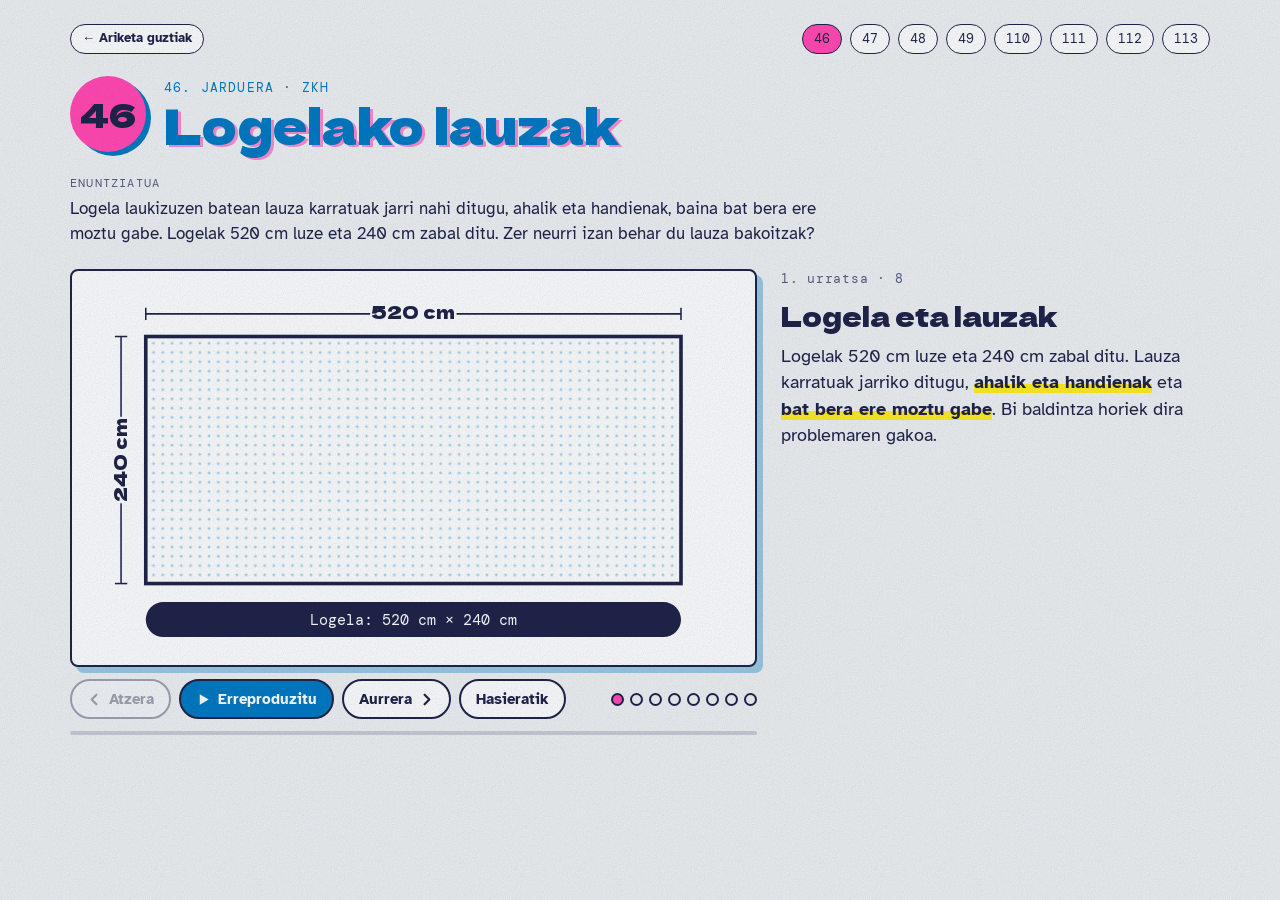
<file: 46-lauzak.html>
<!doctype html>
<html lang="eu">
<head>
<meta charset="utf-8">
<meta name="viewport" content="width=device-width, initial-scale=1, viewport-fit=cover">
<title>Logelako lauzak</title>
<link rel="preconnect" href="https://fonts.googleapis.com">
<link rel="preconnect" href="https://fonts.gstatic.com" crossorigin>
<link rel="stylesheet" href="https://fonts.googleapis.com/css2?family=Atkinson+Hyperlegible:wght@400;700&family=DM+Mono:wght@400;500&family=Dela+Gothic+One&display=swap">
<style>
*,*::before,*::after{box-sizing:border-box}
[hidden]{display:none!important}
body{margin:0}
:root{
  /* Riso-inprimaketa: paper hotza eta lau tinta gainjarriak (urdina, arrosa, horia, berdea). Eszena ezkerrean, azalpena eskuinean; mugikorrean pilatuta. */
  --paper:#E9EDEE; --sheet:#F8FAF9; --ink:#1F2348; --muted:#565C78; --line:#C3C9D3;
  --blue:#0078BF; --blue-d:#005A90; --blue-l:#5AA9DA;
  --pink:#FF48B0; --yellow:#FFE800; --green:#00A95C;
  --red:#F15060; --red-d:#B5303F; --red-l:#F78A96; --violet:#765BA7;
  --f-display:"Dela Gothic One","Arial Black",Impact,sans-serif;
  --f-body:"Atkinson Hyperlegible","Segoe UI",Verdana,sans-serif;
  --f-mono:"DM Mono",ui-monospace,Menlo,Consolas,monospace;
  color-scheme:light;
}
[hidden]{display:none!important}
html{background:var(--paper)}
body{background:var(--paper);color:var(--ink);font-family:var(--f-body);font-size:16px;line-height:1.5}
body::before{content:"";position:fixed;inset:0;pointer-events:none;z-index:40;opacity:.28;mix-blend-mode:multiply;
  background-image:url("data:image/svg+xml;utf8,<svg xmlns='http://www.w3.org/2000/svg' width='180' height='180'><filter id='n'><feTurbulence type='fractalNoise' baseFrequency='.85' numOctaves='2' stitchTiles='stitch'/><feColorMatrix values='0 0 0 0 .12 0 0 0 0 .14 0 0 0 0 .28 0 0 0 .5 0'/></filter><rect width='100%' height='100%' filter='url(%23n)'/></svg>")}
.wrap{max-width:1180px;margin:0 auto;padding-inline:20px;padding-block:24px 48px;display:flex;flex-direction:column;gap:22px}
.head{display:flex;gap:18px;align-items:center}
.badge{flex:none;width:76px;height:76px;border-radius:50%;background:var(--pink);box-shadow:5px 4px 0 var(--blue);display:grid;place-items:center;font-family:var(--f-display);font-size:32px;color:var(--ink)}
.kicker{margin:0;font-family:var(--f-mono);font-size:13px;letter-spacing:.09em;text-transform:uppercase;color:var(--blue)}
h1{margin:2px 0 0;font-family:var(--f-display);font-weight:400;font-size:clamp(28px,5vw,48px);line-height:1.05;color:var(--blue);text-shadow:3px 2px 0 rgba(255,72,176,.6);text-wrap:balance}
.statement{max-width:76ch;display:flex;flex-direction:column;gap:4px}
.statement p{margin:0;font-size:17px}
.tag{font-family:var(--f-mono);font-size:12px;letter-spacing:.1em;text-transform:uppercase;color:var(--muted)}
.grid{display:grid;grid-template-columns:minmax(0,1.6fr) minmax(0,1fr);gap:24px;align-items:start}
@media (max-width:880px){.grid{grid-template-columns:minmax(0,1fr)}}
.left{display:flex;flex-direction:column;gap:12px;min-width:0}
.stage{margin:0;background:var(--sheet);border:2px solid var(--ink);border-radius:8px;padding:12px;box-shadow:6px 6px 0 rgba(0,120,191,.35)}
.stage svg{display:block;width:100%;height:auto;overflow:visible}
.stage text{font-family:var(--f-mono);fill:var(--ink)}
.stage .disp{font-family:var(--f-display)}
.stage .body{font-family:var(--f-body);font-weight:700}
.panel{display:flex;flex-direction:column;gap:12px;min-width:0}
.panel.in .anim{animation:rise .5s ease both}
.panel.in .anim:nth-child(2){animation-delay:.05s}
.panel.in .anim:nth-child(3){animation-delay:.1s}
.panel.in .anim:nth-child(4){animation-delay:.15s}
.stepnum{margin:0;font-family:var(--f-mono);font-size:13px;letter-spacing:.06em;color:var(--muted)}
h2{margin:0;font-family:var(--f-display);font-weight:400;font-size:clamp(22px,2.6vw,27px);line-height:1.15;text-wrap:balance}
.text{margin:0;font-size:17.5px;max-width:62ch}
.text b{background:linear-gradient(transparent 58%,rgba(255,232,0,.85) 58%)}
.board{background:var(--sheet);border:1.5px dashed var(--ink);border-radius:8px;padding:14px;font-family:var(--f-mono);font-size:15px;display:flex;flex-direction:column;gap:10px;overflow-x:auto}
.row{display:flex;flex-wrap:wrap;gap:6px;align-items:center}
.lab{min-width:3.4em;font-weight:500;color:var(--muted)}
.chip{display:inline-block;min-width:2.2em;text-align:center;padding:2px 8px;border-radius:999px;border:1.5px solid var(--line);font-variant-numeric:tabular-nums}
.chip.hit{background:var(--yellow);border-color:var(--ink)}
.chip.win{background:var(--pink);border-color:var(--ink);font-weight:500;box-shadow:2px 2px 0 var(--blue)}
.eq{font-size:17px;font-variant-numeric:tabular-nums}
.eq b{color:var(--blue)}
.bad{color:var(--red-d);font-weight:500}
.ok{color:var(--green);font-weight:500}
.pk{background:var(--yellow);padding:0 4px;border-radius:3px}
.off{color:var(--muted)}
.rule{font-family:var(--f-body);font-size:14.5px;color:var(--muted);border-top:1px solid var(--line);padding-top:8px}
sup{font-size:.68em;line-height:0}
.ladders{display:flex;flex-wrap:wrap;gap:24px;align-items:flex-start}
.lad{display:flex;flex-direction:column;gap:6px}
.ladder{display:inline-grid;grid-template-columns:auto auto;font-variant-numeric:tabular-nums;align-self:flex-start}
.ladder span{padding:0 9px;text-align:right;line-height:1.55}
.ladder span:nth-child(odd){border-right:2px solid var(--ink)}
.ladder span:nth-child(even){color:var(--blue);text-align:left}
.result{background:var(--yellow);border:2px solid var(--ink);border-radius:8px;padding:12px 16px;display:flex;flex-direction:column;gap:2px;font-family:var(--f-body)}
.result .big{font-family:var(--f-display);font-size:30px;line-height:1.1}
.controls{display:flex;flex-wrap:wrap;gap:8px;align-items:center}
.ctl{font-family:var(--f-body);font-weight:700;font-size:15px;display:inline-flex;gap:7px;align-items:center;padding:9px 15px;border-radius:999px;border:2px solid var(--ink);background:var(--sheet);color:var(--ink);cursor:pointer;transition:transform .12s,box-shadow .12s}
.ctl.primary{background:var(--blue);border-color:var(--ink);color:var(--sheet)}
.ctl:hover:not(:disabled){transform:translate(-1px,-1px);box-shadow:3px 3px 0 var(--pink)}
.ctl:focus-visible,.dot:focus-visible{outline:3px solid var(--pink);outline-offset:2px}
.ctl:disabled{opacity:.38;cursor:default}
.ctl svg{width:15px;height:15px;fill:none;stroke:currentColor;stroke-width:2.4;stroke-linecap:round;stroke-linejoin:round}
.ctl .i-play path{fill:currentColor;stroke:none}
.dots{display:flex;flex-wrap:wrap;gap:6px;margin-left:auto}
.dot{width:13px;height:13px;border-radius:50%;border:2px solid var(--ink);background:transparent;padding:0;cursor:pointer}
.dot.done{background:var(--ink)}
.dot.on{background:var(--pink)}
.timer{height:4px;background:var(--line);border-radius:2px;overflow:hidden}
.timer i{display:block;height:100%;width:0;background:var(--pink)}
.timer.run i{animation:fill linear forwards}
@keyframes fill{to{width:100%}}
@keyframes rise{from{opacity:0;transform:translateY(8px)}to{opacity:1;transform:none}}
.fade{transition:opacity .45s ease}
.pop{transform-box:fill-box;transform-origin:center;transition:opacity .3s ease,transform .38s cubic-bezier(.3,1.5,.5,1)}
.mv{transition:transform .7s cubic-bezier(.5,0,.2,1),opacity .4s ease}
.blend{mix-blend-mode:multiply}
@media (max-width:520px){.dots{margin-left:0;width:100%}.ctl{padding:8px 12px}}
@media (prefers-reduced-motion:reduce){*,*::before{animation-duration:0s!important;animation-delay:0s!important;transition-duration:0s!important;transition-delay:0s!important}}
.site{display:flex;flex-wrap:wrap;gap:8px;align-items:center;font-family:var(--f-mono);font-size:13px}
.site a{color:var(--ink);text-decoration:none;border:1.5px solid var(--ink);border-radius:999px;padding:4px 11px;background:var(--sheet)}
.site a:hover{box-shadow:2px 2px 0 var(--pink)}
.site a:focus-visible{outline:3px solid var(--pink);outline-offset:2px}
.site a[aria-current="page"]{background:var(--pink)}
.site .home{font-family:var(--f-body);font-weight:700;margin-right:auto}
.badge.b3{font-size:23px;letter-spacing:-.02em}
.sec{display:flex;align-items:baseline;gap:12px;flex-wrap:wrap;border-top:2px solid var(--ink);padding-top:12px}
.sec h2{font-size:clamp(22px,3vw,30px)}
.sec span{font-family:var(--f-mono);font-size:13px;color:var(--muted)}

</style>
</head>
<body>
<div class="wrap">
  <nav class="site" aria-label="Ariketak"><a class="home" href="./">← Ariketa guztiak</a><a href="46-lauzak.html" aria-current="page">46</a><a href="47-alarmak.html">47</a><a href="48-kuboak.html">48</a><a href="49-liburuak.html">49</a><a href="110-botilak.html">110</a><a href="111-ogitartekoak.html">111</a><a href="112-aireportua.html">112</a><a href="113-taldeak.html">113</a></nav>
  <header class="head">
    <div class="badge" aria-hidden="true">46</div>
    <div>
      <p class="kicker">46. jarduera · zkh</p>
      <h1>Logelako lauzak</h1>
    </div>
  </header>
  <section class="statement">
    <span class="tag">Enuntziatua</span>
    <p>Logela laukizuzen batean lauza karratuak jarri nahi ditugu, ahalik eta handienak, baina bat bera ere moztu gabe. Logelak 520 cm luze eta 240 cm zabal ditu. Zer neurri izan behar du lauza bakoitzak?</p>
  </section>
  <div class="grid">
    <div class="left">
      <figure class="stage"><svg id="scene" viewBox="0 0 640 360" role="img" aria-label="520 cm × 240 cm-ko logela, lauza karratuz betetzen"></svg></figure>
      <nav class="controls" aria-label="Animazioaren kontrolak">
        <button class="ctl" id="prev" type="button"><svg viewBox="0 0 16 16" aria-hidden="true"><path d="M10 3 5 8l5 5"/></svg>Atzera</button>
        <button class="ctl primary" id="play" type="button"><svg class="i-play" viewBox="0 0 16 16" aria-hidden="true"><path d="M4 2.5v11l9.5-5.5z"/></svg><svg class="i-pause" viewBox="0 0 16 16" aria-hidden="true" hidden><path d="M5 3v10M11 3v10"/></svg><span>Erreproduzitu</span></button>
        <button class="ctl" id="next" type="button">Aurrera<svg viewBox="0 0 16 16" aria-hidden="true"><path d="m6 3 5 5-5 5"/></svg></button>
        <button class="ctl" id="reset" type="button">Hasieratik</button>
        <div class="dots" id="dots"></div>
      </nav>
      <div class="timer" id="timer"><i></i></div>
    </div>
    <section class="panel" id="panel" aria-live="polite">
      <p class="stepnum anim" id="stepNum"></p>
      <h2 class="anim" id="stepTitle"></h2>
      <p class="text anim" id="stepText"></p>
      <div class="board anim" id="board"></div>
    </section>
  </div>
</div>
<script>
const NS="http://www.w3.org/2000/svg";
const REDUCE=window.matchMedia&&matchMedia("(prefers-reduced-motion: reduce)").matches;
function S(tag,attrs,parent){const e=document.createElementNS(NS,tag);if(attrs)for(const k in attrs)e.setAttribute(k,attrs[k]);if(parent)parent.appendChild(e);return e;}
function T(txt,attrs,parent){const e=S("text",attrs,parent);e.textContent=txt;return e;}
function show(e,on,delay){e.style.transitionDelay=((on&&delay)||0)+"ms";e.style.opacity=on?"1":"0";}
function pop(e,on,delay){e.style.transitionDelay=((on&&delay)||0)+"ms";e.style.opacity=on?"1":"0";e.style.transform=on?"scale(1)":"scale(.4)";}
function chips(list,hit,win,more){return list.map(n=>{let c="chip";if(n===win)c+=" win";else if(hit&&hit.indexOf(n)>-1)c+=" hit";return `<span class="${c}">${n}</span>`;}).join("")+(more?'<span class="chip">…</span>':"");}
function mrow(label,html){return `<div class="row"><span class="lab">${label}</span>${html}</div>`;}
function ladder(n,divs,eq){let h="",x=n;for(const d of divs){h+=`<span>${x}</span><span>${d}</span>`;x/=d;}h+="<span>1</span><span></span>";return `<div class="lad"><div class="ladder">${h}</div><div class="eq">${eq}</div></div>`;}
function Player(steps,apply){
  const $=id=>document.getElementById(id);
  const panel=$("panel"),dots=$("dots"),bPrev=$("prev"),bNext=$("next"),bPlay=$("play"),bReset=$("reset"),bar=$("timer");
  let k=0,playing=false,timer=null;
  steps.forEach((s,i)=>{const d=document.createElement("button");d.type="button";d.className="dot";d.setAttribute("aria-label",(i+1)+". urratsa");d.addEventListener("click",()=>go(i));dots.appendChild(d);});
  function schedule(){
    clearTimeout(timer);bar.classList.remove("run");void bar.offsetWidth;
    if(!playing)return;
    if(k>=steps.length-1){setPlaying(false);return;}
    const t=steps[k].t||7500;bar.firstElementChild.style.animationDuration=t+"ms";bar.classList.add("run");
    timer=setTimeout(()=>go(k+1),t);
  }
  function go(i){
    k=Math.max(0,Math.min(steps.length-1,i));const s=steps[k];
    $("stepNum").textContent=`${k+1}. urratsa · ${steps.length}`;
    $("stepTitle").innerHTML=s.h;$("stepText").innerHTML=s.p;
    const b=$("board");b.innerHTML=s.b||"";b.hidden=!s.b;
    panel.classList.remove("in");void panel.offsetWidth;panel.classList.add("in");
    [...dots.children].forEach((d,j)=>{d.className="dot"+(j===k?" on":j<k?" done":"");if(j===k)d.setAttribute("aria-current","step");else d.removeAttribute("aria-current");});
    bPrev.disabled=k===0;bNext.disabled=k===steps.length-1;
    apply(k);schedule();
  }
  function setPlaying(v){
    playing=v;bPlay.querySelector("span").textContent=v?"Pausatu":"Erreproduzitu";
    bPlay.querySelector(".i-play").hidden=v;bPlay.querySelector(".i-pause").hidden=!v;
    if(v&&k>=steps.length-1){go(0);return;}
    schedule();
  }
  bPrev.addEventListener("click",()=>go(k-1));
  bNext.addEventListener("click",()=>go(k+1));
  bPlay.addEventListener("click",()=>setPlaying(!playing));
  bReset.addEventListener("click",()=>go(0));
  document.addEventListener("keydown",e=>{
    if(e.key==="ArrowRight")go(k+1);
    else if(e.key==="ArrowLeft")go(k-1);
    else if(e.key===" "&&!(e.target&&e.target.closest&&e.target.closest("button"))){e.preventDefault();setPlaying(!playing);}
  });
  go(0);
}
function packGroups(N,k,o){
  const s=o.sw,h=o.sh,g=o.g==null?2:o.g,pad=o.pad==null?4:o.pad,bg=o.bg==null?6:o.bg;
  const ic=Math.min(o.ic||k,k),ir=Math.ceil(k/ic);
  const bw=ic*s+(ic-1)*g+2*pad,bh=ir*h+(ir-1)*g+2*pad;
  const per=Math.max(1,Math.floor((o.w+bg)/(bw+bg)));
  const nb=Math.floor(N/k),r=N-nb*k,tot=nb+(r?1:0);
  const usedW=Math.min(tot,per)*(bw+bg)-bg;
  const x0=o.x+(o.center?(o.w-usedW)/2:0);
  const box=b=>({x:x0+(b%per)*(bw+bg),y:o.y+Math.floor(b/per)*(bh+bg),w:bw,h:bh});
  const boxes=[];for(let b=0;b<nb;b++)boxes.push(box(b));
  let left=null;
  if(r){left=box(nb);const lc=Math.min(r,ic),lr=Math.ceil(r/ic);left.w=lc*s+(lc-1)*g+2*pad;left.h=lr*h+(lr-1)*g+2*pad;}
  const pos=[];
  for(let i=0;i<N;i++){const b=Math.floor(i/k),j=i%k,B=box(b);pos.push([B.x+pad+(j%ic)*(s+g),B.y+pad+Math.floor(j/ic)*(h+g)]);}
  return {pos,boxes,left,nb,r,height:Math.ceil(tot/per)*(bh+bg)-bg};
}
function drawBoxes(g,L,o){
  o=o||{};g.innerHTML="";const els=[];
  if(!o.hide)for(const B of L.boxes)els.push(S("rect",{x:B.x-1,y:B.y-1,width:B.w+2,height:B.h+2,rx:o.rx==null?4:o.rx,class:"fade",style:`fill:${o.fill||"var(--paper)"};stroke:${o.stroke||"var(--ink)"};stroke-width:${o.width||1.5};opacity:0`},g));
  if(L.left&&!o.hide){
    const B=L.left;
    els.push(S("rect",{x:B.x-3,y:B.y-3,width:B.w+6,height:B.h+6,rx:5,class:"fade",style:"fill:none;stroke:var(--red-d);stroke-width:2.2;stroke-dasharray:5 3;opacity:0"},g));
    if(o.leftLabel)els.push(T(o.leftLabel,{x:B.x+B.w/2,y:B.y+B.h+18,"text-anchor":"middle",class:"disp fade","font-size":13,style:"fill:var(--red-d);opacity:0"},g));
  }
  requestAnimationFrame(()=>requestAnimationFrame(()=>els.forEach(e=>show(e,true,o.delay==null?650:o.delay))));
}
function moveItems(items,L,stagger){
  items.forEach((it,i)=>{const p=L.pos[i];it.style.transitionDelay=(i*(stagger||3))+"ms";it.style.opacity=1;it.style.transform=`translate(${p[0]}px,${p[1]}px)`;});
}
function caption(svg,x,y,w){
  S("rect",{x,y,width:w,height:32,rx:16,style:"fill:var(--ink)"},svg);
  return T("",{x:x+w/2,y:y+21,"text-anchor":"middle","font-size":14.5,style:"fill:var(--sheet)"},svg);
}

</script>
<script>
const svg=document.getElementById("scene");
const X0=60,Y0=52,W=520,H=240;
const defs=S("defs",{},svg);
const pat=S("pattern",{id:"halftone",width:9,height:9,patternUnits:"userSpaceOnUse"},defs);
S("circle",{cx:4.5,cy:4.5,r:1.4,style:"fill:var(--blue);opacity:.32"},pat);
const hatch=S("pattern",{id:"hatch",width:9,height:9,patternUnits:"userSpaceOnUse",patternTransform:"rotate(45)"},defs);
S("rect",{width:9,height:9,style:"fill:var(--sheet)"},hatch);
S("line",{x1:0,y1:0,x2:0,y2:9,style:"stroke:var(--red);stroke-width:4"},hatch);

S("rect",{x:X0,y:Y0,width:W,height:H,style:"fill:url(#halftone)"},svg);
// neurri-lerroak
S("line",{x1:X0,y1:30,x2:X0+W,y2:30,style:"stroke:var(--ink);stroke-width:1.5"},svg);
S("line",{x1:X0,y1:24,x2:X0,y2:36,style:"stroke:var(--ink);stroke-width:1.5"},svg);
S("line",{x1:X0+W,y1:24,x2:X0+W,y2:36,style:"stroke:var(--ink);stroke-width:1.5"},svg);
S("rect",{x:X0+W/2-42,y:19,width:84,height:22,style:"fill:var(--sheet)"},svg);
T("520 cm",{x:X0+W/2,y:35,"text-anchor":"middle",class:"disp","font-size":17},svg);
S("line",{x1:36,y1:Y0,x2:36,y2:Y0+H,style:"stroke:var(--ink);stroke-width:1.5"},svg);
S("line",{x1:30,y1:Y0,x2:42,y2:Y0,style:"stroke:var(--ink);stroke-width:1.5"},svg);
S("line",{x1:30,y1:Y0+H,x2:42,y2:Y0+H,style:"stroke:var(--ink);stroke-width:1.5"},svg);
S("rect",{x:25,y:Y0+H/2-42,width:22,height:84,style:"fill:var(--sheet)"},svg);
T("240 cm",{x:0,y:0,"text-anchor":"middle",class:"disp","font-size":17,transform:`translate(42 ${Y0+H/2}) rotate(-90)`},svg);

function tiles(s,cols,rows,styleFn,dk){
  const g=S("g",{},svg),arr=[];
  for(let j=0;j<rows;j++)for(let i=0;i<cols;i++){
    const r=S("rect",{x:X0+i*s,y:Y0+j*s,width:s,height:s,class:"pop",style:styleFn(i,j)},g);
    r.style.opacity=0;r.dataset.d=(i+j)*dk;arr.push(r);
  }
  return arr;
}
const t60=tiles(60,8,4,(i,j)=>`fill:var(--pink);fill-opacity:${(i+j)%2?.5:.78};stroke:var(--ink);stroke-width:1.5`,55);
const gap=S("rect",{x:X0+480,y:Y0,width:40,height:H,class:"fade",style:"fill:url(#hatch);stroke:var(--red);stroke-width:2.5;opacity:0"},svg);
const gapLab=T("40 cm hutsik",{x:0,y:0,"text-anchor":"middle",class:"disp fade","font-size":15,style:"fill:var(--red-d);opacity:0",transform:`translate(${X0+W+26} ${Y0+H/2}) rotate(90)`},svg);
const t20=tiles(20,26,12,(i,j)=>`fill:var(--yellow);fill-opacity:${(i+j)%2?.65:1};stroke:var(--ink);stroke-width:.8`,14);
const t40=tiles(40,13,6,(i,j)=>`fill:var(--blue);fill-opacity:${(i+j)%2?.55:.85};stroke:var(--sheet);stroke-width:2`,45);
S("rect",{x:X0,y:Y0,width:W,height:H,style:"fill:none;stroke:var(--ink);stroke-width:3.5"},svg);
// 40 cm-ko marka bat, azken urratsetan
const one=S("g",{class:"fade",style:"opacity:0"},svg);
S("rect",{x:X0,y:Y0,width:40,height:40,style:"fill:none;stroke:var(--yellow);stroke-width:4"},one);
T("40",{x:X0+20,y:Y0+25,"text-anchor":"middle",class:"disp","font-size":14,style:"fill:var(--sheet)"},one);

const capBg=S("rect",{x:X0,y:Y0+H+18,width:W,height:34,rx:17,style:"fill:var(--ink)"},svg);
const cap=T("",{x:X0+W/2,y:Y0+H+40,"text-anchor":"middle","font-size":15,style:"fill:var(--sheet)"},svg);

const CAP=["Logela: 520 cm × 240 cm","60 cm: 8 lauza sartzen dira, eta 40 cm hutsik","20 cm: 26 × 12 = 312 lauza txiki","Zein neurrik zatitzen ditu 520 eta 240?","520 = 2³ · 5 · 13      240 = 2⁴ · 3 · 5","zkh(520, 240) = 2³ · 5 = 40","40 cm: 13 × 6 = 78 lauza","78 lauza, 40 cm × 40 cm, moztu gabe"];

const div520=[1,2,4,5,8,10,13,20,26,40,52,65,104,130,260,520];
const div240=[1,2,3,4,5,6,8,10,12,15,16,20,24,30,40,48,60,80,120,240];
const com=[1,2,4,5,8,10,20,40];

const steps=[
 {h:"Logela eta lauzak",t:7000,
  p:"Logelak 520 cm luze eta 240 cm zabal ditu. Lauza karratuak jarriko ditugu, <b>ahalik eta handienak</b> eta <b>bat bera ere moztu gabe</b>. Bi baldintza horiek dira problemaren gakoa."},
 {h:"Proba: 60 cm-ko lauzak",t:9000,
  p:"Zabaleran ondo doa: 240 : 60 = 4. Luzeran, ordea, 520 : 60 = 8 eta 40 cm geratzen dira. Hutsune hori betetzeko lauzak moztu beharko genituzke. Beraz, 60 cm ez da baliagarria.",
  b:`<div class="eq">240 : 60 = 4 &nbsp;<span class="ok">hondarra 0</span></div><div class="eq">520 : 60 = 8 &nbsp;<span class="bad">hondarra 40</span></div>`},
 {h:"Proba: 20 cm-ko lauzak",t:9000,
  p:"Oraingoan bai: 520 : 20 = 26 eta 240 : 20 = 12, zehatz. Ez da ezer moztu behar. Baina 312 lauza txiki dira, eta <b>handiagoak</b> nahi ditugu.",
  b:`<div class="eq">520 : 20 = 26 &nbsp;<span class="ok">hondarra 0</span></div><div class="eq">240 : 20 = 12 &nbsp;<span class="ok">hondarra 0</span></div><div class="eq">26 · 12 = 312 lauza</div>`},
 {h:"Zatitzaile komunak",t:10000,
  p:"Lauzaren aldeak 520 eta 240 zatitu behar ditu, zehatz. Beraz, bien <b>zatitzaile komuna</b> izan behar da. Biak zatitzen dituzten zenbakiak horiz daude: handiena <b>40</b> da.",
  b:mrow("520",chips(div520,com,40))+mrow("240",chips(div240,com,40))+mrow("biak",chips(com,com,40))},
 {h:"Bide laburra: faktore lehenak",t:9000,
  p:"Zatitzaile guztiak idaztea luzea da. Azkarrago: bi zenbakiak <b>faktore lehenetan deskonposatzen</b> ditugu, zatitzaile lehen txikienetik hasita.",
  b:`<div class="ladders">${ladder(520,[2,2,2,5,13],"520 = 2<sup>3</sup> · 5 · 13")}${ladder(240,[2,2,2,2,3,5],"240 = 2<sup>4</sup> · 3 · 5")}</div>`},
 {h:"zkh kalkulatu",t:9000,
  p:"zkh lortzeko, <b>faktore komunak</b> bakarrik hartzen ditugu, <b>berretzaile txikienarekin</b>. Komunak 2 eta 5 dira; 2-ren berretzaile txikiena 3 da.",
  b:`<div class="eq">520 = <span class="pk">2<sup>3</sup></span> · <span class="pk">5</span> · <span class="off">13</span></div><div class="eq">240 = 2<sup>4</sup> · <span class="off">3</span> · 5</div><div class="eq">zkh(520, 240) = 2<sup>3</sup> · 5 = 8 · 5 = <b>40</b></div><div class="rule">zkh: faktore komunak bakarrik, berretzaile txikienarekin.</div>`},
 {h:"Lauzak jarri",t:8000,
  p:"40 cm-ko lauzekin: 520 : 40 = <b>13</b> lauza luzeran eta 240 : 40 = <b>6</b> lauza zabaleran. Lurzoru osoa estaltzen da, eta ez da ezer moztu behar.",
  b:`<div class="eq">520 : 40 = 13 &nbsp;<span class="ok">hondarra 0</span></div><div class="eq">240 : 40 = 6 &nbsp;<span class="ok">hondarra 0</span></div>`},
 {h:"Emaitza",t:8000,
  p:"Lauza bakoitzak <b>40 cm × 40 cm</b> neurtu behar du. Guztira, 13 · 6 = <b>78 lauza</b> beharko dira.",
  b:`<div class="result"><span class="tag">Emaitza</span><span class="big">40 cm-ko aldea</span><span>13 · 6 = 78 lauza</span></div>`}
];

Player(steps,k=>{
  t60.forEach(r=>pop(r,k===1,+r.dataset.d));
  show(gap,k===1,650);show(gapLab,k===1,650);
  t20.forEach(r=>pop(r,k===2,+r.dataset.d));
  t40.forEach(r=>pop(r,k>=6,+r.dataset.d));
  show(one,k>=6,900);
  cap.textContent=CAP[k];
});

</script>

</body>
</html>
</file>
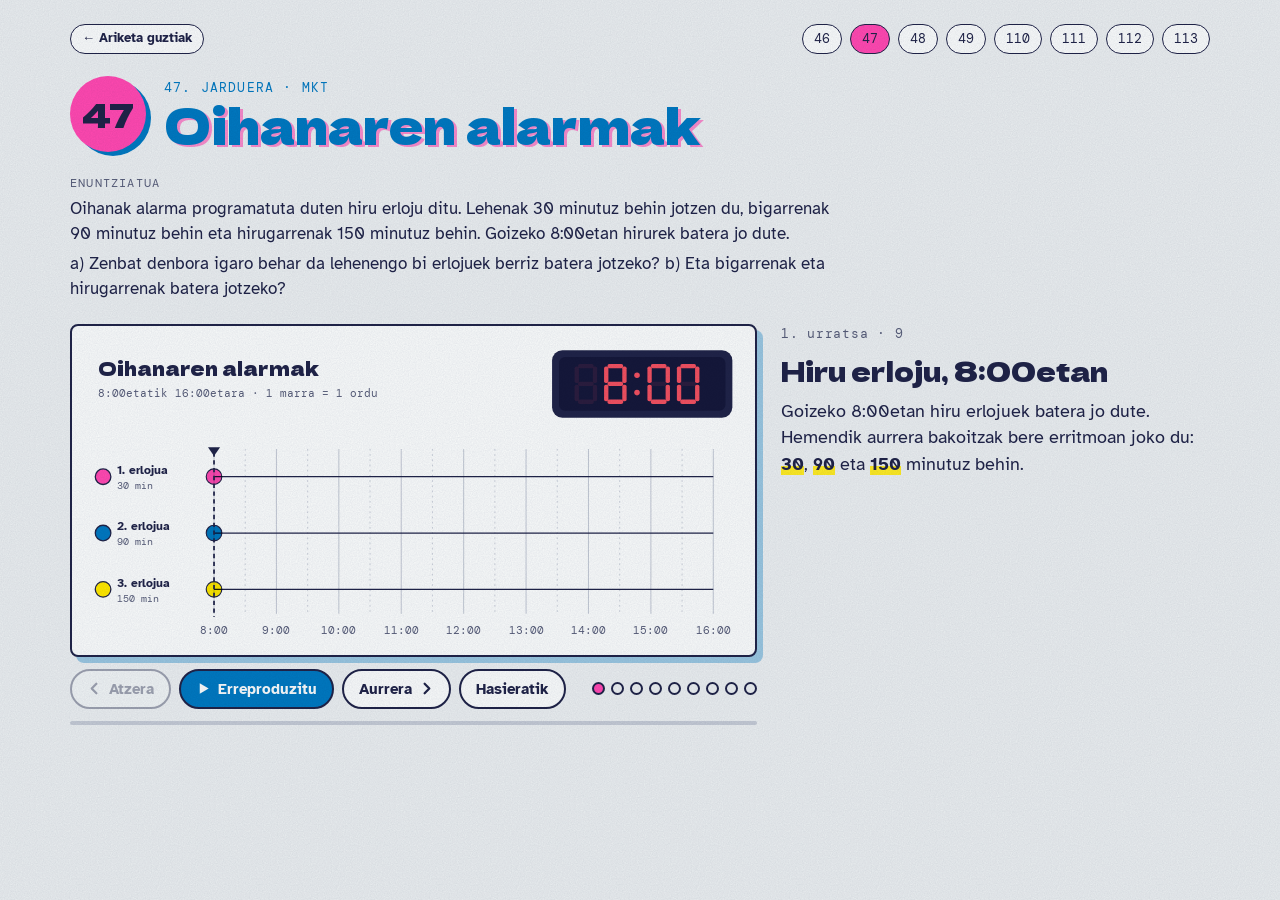
<file: 47-alarmak.html>
<!doctype html>
<html lang="eu">
<head>
<meta charset="utf-8">
<meta name="viewport" content="width=device-width, initial-scale=1, viewport-fit=cover">
<title>Oihanaren alarmak</title>
<link rel="preconnect" href="https://fonts.googleapis.com">
<link rel="preconnect" href="https://fonts.gstatic.com" crossorigin>
<link rel="stylesheet" href="https://fonts.googleapis.com/css2?family=Atkinson+Hyperlegible:wght@400;700&family=DM+Mono:wght@400;500&family=Dela+Gothic+One&display=swap">
<style>
*,*::before,*::after{box-sizing:border-box}
[hidden]{display:none!important}
body{margin:0}
:root{
  /* Riso-inprimaketa: paper hotza eta lau tinta gainjarriak (urdina, arrosa, horia, berdea). Eszena ezkerrean, azalpena eskuinean; mugikorrean pilatuta. */
  --paper:#E9EDEE; --sheet:#F8FAF9; --ink:#1F2348; --muted:#565C78; --line:#C3C9D3;
  --blue:#0078BF; --blue-d:#005A90; --blue-l:#5AA9DA;
  --pink:#FF48B0; --yellow:#FFE800; --green:#00A95C;
  --red:#F15060; --red-d:#B5303F; --red-l:#F78A96; --violet:#765BA7;
  --f-display:"Dela Gothic One","Arial Black",Impact,sans-serif;
  --f-body:"Atkinson Hyperlegible","Segoe UI",Verdana,sans-serif;
  --f-mono:"DM Mono",ui-monospace,Menlo,Consolas,monospace;
  color-scheme:light;
}
[hidden]{display:none!important}
html{background:var(--paper)}
body{background:var(--paper);color:var(--ink);font-family:var(--f-body);font-size:16px;line-height:1.5}
body::before{content:"";position:fixed;inset:0;pointer-events:none;z-index:40;opacity:.28;mix-blend-mode:multiply;
  background-image:url("data:image/svg+xml;utf8,<svg xmlns='http://www.w3.org/2000/svg' width='180' height='180'><filter id='n'><feTurbulence type='fractalNoise' baseFrequency='.85' numOctaves='2' stitchTiles='stitch'/><feColorMatrix values='0 0 0 0 .12 0 0 0 0 .14 0 0 0 0 .28 0 0 0 .5 0'/></filter><rect width='100%' height='100%' filter='url(%23n)'/></svg>")}
.wrap{max-width:1180px;margin:0 auto;padding-inline:20px;padding-block:24px 48px;display:flex;flex-direction:column;gap:22px}
.head{display:flex;gap:18px;align-items:center}
.badge{flex:none;width:76px;height:76px;border-radius:50%;background:var(--pink);box-shadow:5px 4px 0 var(--blue);display:grid;place-items:center;font-family:var(--f-display);font-size:32px;color:var(--ink)}
.kicker{margin:0;font-family:var(--f-mono);font-size:13px;letter-spacing:.09em;text-transform:uppercase;color:var(--blue)}
h1{margin:2px 0 0;font-family:var(--f-display);font-weight:400;font-size:clamp(28px,5vw,48px);line-height:1.05;color:var(--blue);text-shadow:3px 2px 0 rgba(255,72,176,.6);text-wrap:balance}
.statement{max-width:76ch;display:flex;flex-direction:column;gap:4px}
.statement p{margin:0;font-size:17px}
.tag{font-family:var(--f-mono);font-size:12px;letter-spacing:.1em;text-transform:uppercase;color:var(--muted)}
.grid{display:grid;grid-template-columns:minmax(0,1.6fr) minmax(0,1fr);gap:24px;align-items:start}
@media (max-width:880px){.grid{grid-template-columns:minmax(0,1fr)}}
.left{display:flex;flex-direction:column;gap:12px;min-width:0}
.stage{margin:0;background:var(--sheet);border:2px solid var(--ink);border-radius:8px;padding:12px;box-shadow:6px 6px 0 rgba(0,120,191,.35)}
.stage svg{display:block;width:100%;height:auto;overflow:visible}
.stage text{font-family:var(--f-mono);fill:var(--ink)}
.stage .disp{font-family:var(--f-display)}
.stage .body{font-family:var(--f-body);font-weight:700}
.panel{display:flex;flex-direction:column;gap:12px;min-width:0}
.panel.in .anim{animation:rise .5s ease both}
.panel.in .anim:nth-child(2){animation-delay:.05s}
.panel.in .anim:nth-child(3){animation-delay:.1s}
.panel.in .anim:nth-child(4){animation-delay:.15s}
.stepnum{margin:0;font-family:var(--f-mono);font-size:13px;letter-spacing:.06em;color:var(--muted)}
h2{margin:0;font-family:var(--f-display);font-weight:400;font-size:clamp(22px,2.6vw,27px);line-height:1.15;text-wrap:balance}
.text{margin:0;font-size:17.5px;max-width:62ch}
.text b{background:linear-gradient(transparent 58%,rgba(255,232,0,.85) 58%)}
.board{background:var(--sheet);border:1.5px dashed var(--ink);border-radius:8px;padding:14px;font-family:var(--f-mono);font-size:15px;display:flex;flex-direction:column;gap:10px;overflow-x:auto}
.row{display:flex;flex-wrap:wrap;gap:6px;align-items:center}
.lab{min-width:3.4em;font-weight:500;color:var(--muted)}
.chip{display:inline-block;min-width:2.2em;text-align:center;padding:2px 8px;border-radius:999px;border:1.5px solid var(--line);font-variant-numeric:tabular-nums}
.chip.hit{background:var(--yellow);border-color:var(--ink)}
.chip.win{background:var(--pink);border-color:var(--ink);font-weight:500;box-shadow:2px 2px 0 var(--blue)}
.eq{font-size:17px;font-variant-numeric:tabular-nums}
.eq b{color:var(--blue)}
.bad{color:var(--red-d);font-weight:500}
.ok{color:var(--green);font-weight:500}
.pk{background:var(--yellow);padding:0 4px;border-radius:3px}
.off{color:var(--muted)}
.rule{font-family:var(--f-body);font-size:14.5px;color:var(--muted);border-top:1px solid var(--line);padding-top:8px}
sup{font-size:.68em;line-height:0}
.ladders{display:flex;flex-wrap:wrap;gap:24px;align-items:flex-start}
.lad{display:flex;flex-direction:column;gap:6px}
.ladder{display:inline-grid;grid-template-columns:auto auto;font-variant-numeric:tabular-nums;align-self:flex-start}
.ladder span{padding:0 9px;text-align:right;line-height:1.55}
.ladder span:nth-child(odd){border-right:2px solid var(--ink)}
.ladder span:nth-child(even){color:var(--blue);text-align:left}
.result{background:var(--yellow);border:2px solid var(--ink);border-radius:8px;padding:12px 16px;display:flex;flex-direction:column;gap:2px;font-family:var(--f-body)}
.result .big{font-family:var(--f-display);font-size:30px;line-height:1.1}
.controls{display:flex;flex-wrap:wrap;gap:8px;align-items:center}
.ctl{font-family:var(--f-body);font-weight:700;font-size:15px;display:inline-flex;gap:7px;align-items:center;padding:9px 15px;border-radius:999px;border:2px solid var(--ink);background:var(--sheet);color:var(--ink);cursor:pointer;transition:transform .12s,box-shadow .12s}
.ctl.primary{background:var(--blue);border-color:var(--ink);color:var(--sheet)}
.ctl:hover:not(:disabled){transform:translate(-1px,-1px);box-shadow:3px 3px 0 var(--pink)}
.ctl:focus-visible,.dot:focus-visible{outline:3px solid var(--pink);outline-offset:2px}
.ctl:disabled{opacity:.38;cursor:default}
.ctl svg{width:15px;height:15px;fill:none;stroke:currentColor;stroke-width:2.4;stroke-linecap:round;stroke-linejoin:round}
.ctl .i-play path{fill:currentColor;stroke:none}
.dots{display:flex;flex-wrap:wrap;gap:6px;margin-left:auto}
.dot{width:13px;height:13px;border-radius:50%;border:2px solid var(--ink);background:transparent;padding:0;cursor:pointer}
.dot.done{background:var(--ink)}
.dot.on{background:var(--pink)}
.timer{height:4px;background:var(--line);border-radius:2px;overflow:hidden}
.timer i{display:block;height:100%;width:0;background:var(--pink)}
.timer.run i{animation:fill linear forwards}
@keyframes fill{to{width:100%}}
@keyframes rise{from{opacity:0;transform:translateY(8px)}to{opacity:1;transform:none}}
.fade{transition:opacity .45s ease}
.pop{transform-box:fill-box;transform-origin:center;transition:opacity .3s ease,transform .38s cubic-bezier(.3,1.5,.5,1)}
.mv{transition:transform .7s cubic-bezier(.5,0,.2,1),opacity .4s ease}
.blend{mix-blend-mode:multiply}
@media (max-width:520px){.dots{margin-left:0;width:100%}.ctl{padding:8px 12px}}
@media (prefers-reduced-motion:reduce){*,*::before{animation-duration:0s!important;animation-delay:0s!important;transition-duration:0s!important;transition-delay:0s!important}}
.site{display:flex;flex-wrap:wrap;gap:8px;align-items:center;font-family:var(--f-mono);font-size:13px}
.site a{color:var(--ink);text-decoration:none;border:1.5px solid var(--ink);border-radius:999px;padding:4px 11px;background:var(--sheet)}
.site a:hover{box-shadow:2px 2px 0 var(--pink)}
.site a:focus-visible{outline:3px solid var(--pink);outline-offset:2px}
.site a[aria-current="page"]{background:var(--pink)}
.site .home{font-family:var(--f-body);font-weight:700;margin-right:auto}
.badge.b3{font-size:23px;letter-spacing:-.02em}
.sec{display:flex;align-items:baseline;gap:12px;flex-wrap:wrap;border-top:2px solid var(--ink);padding-top:12px}
.sec h2{font-size:clamp(22px,3vw,30px)}
.sec span{font-family:var(--f-mono);font-size:13px;color:var(--muted)}

</style>
</head>
<body>
<div class="wrap">
  <nav class="site" aria-label="Ariketak"><a class="home" href="./">← Ariketa guztiak</a><a href="46-lauzak.html">46</a><a href="47-alarmak.html" aria-current="page">47</a><a href="48-kuboak.html">48</a><a href="49-liburuak.html">49</a><a href="110-botilak.html">110</a><a href="111-ogitartekoak.html">111</a><a href="112-aireportua.html">112</a><a href="113-taldeak.html">113</a></nav>
  <header class="head">
    <div class="badge" aria-hidden="true">47</div>
    <div>
      <p class="kicker">47. jarduera · mkt</p>
      <h1>Oihanaren alarmak</h1>
    </div>
  </header>
  <section class="statement">
    <span class="tag">Enuntziatua</span>
    <p>Oihanak alarma programatuta duten hiru erloju ditu. Lehenak 30 minutuz behin jotzen du, bigarrenak 90 minutuz behin eta hirugarrenak 150 minutuz behin. Goizeko 8:00etan hirurek batera jo dute.</p><p>a) Zenbat denbora igaro behar da lehenengo bi erlojuek berriz batera jotzeko? b) Eta bigarrenak eta hirugarrenak batera jotzeko?</p>
  </section>
  <div class="grid">
    <div class="left">
      <figure class="stage"><svg id="scene" viewBox="0 0 760 352" role="img" aria-label="Hiru erlojuren alarmen denbora-lerroa, 8:00etatik 16:00etara"></svg></figure>
      <nav class="controls" aria-label="Animazioaren kontrolak">
        <button class="ctl" id="prev" type="button"><svg viewBox="0 0 16 16" aria-hidden="true"><path d="M10 3 5 8l5 5"/></svg>Atzera</button>
        <button class="ctl primary" id="play" type="button"><svg class="i-play" viewBox="0 0 16 16" aria-hidden="true"><path d="M4 2.5v11l9.5-5.5z"/></svg><svg class="i-pause" viewBox="0 0 16 16" aria-hidden="true" hidden><path d="M5 3v10M11 3v10"/></svg><span>Erreproduzitu</span></button>
        <button class="ctl" id="next" type="button">Aurrera<svg viewBox="0 0 16 16" aria-hidden="true"><path d="m6 3 5 5-5 5"/></svg></button>
        <button class="ctl" id="reset" type="button">Hasieratik</button>
        <div class="dots" id="dots"></div>
      </nav>
      <div class="timer" id="timer"><i></i></div>
    </div>
    <section class="panel" id="panel" aria-live="polite">
      <p class="stepnum anim" id="stepNum"></p>
      <h2 class="anim" id="stepTitle"></h2>
      <p class="text anim" id="stepText"></p>
      <div class="board anim" id="board"></div>
    </section>
  </div>
</div>
<script>
const NS="http://www.w3.org/2000/svg";
const REDUCE=window.matchMedia&&matchMedia("(prefers-reduced-motion: reduce)").matches;
function S(tag,attrs,parent){const e=document.createElementNS(NS,tag);if(attrs)for(const k in attrs)e.setAttribute(k,attrs[k]);if(parent)parent.appendChild(e);return e;}
function T(txt,attrs,parent){const e=S("text",attrs,parent);e.textContent=txt;return e;}
function show(e,on,delay){e.style.transitionDelay=((on&&delay)||0)+"ms";e.style.opacity=on?"1":"0";}
function pop(e,on,delay){e.style.transitionDelay=((on&&delay)||0)+"ms";e.style.opacity=on?"1":"0";e.style.transform=on?"scale(1)":"scale(.4)";}
function chips(list,hit,win,more){return list.map(n=>{let c="chip";if(n===win)c+=" win";else if(hit&&hit.indexOf(n)>-1)c+=" hit";return `<span class="${c}">${n}</span>`;}).join("")+(more?'<span class="chip">…</span>':"");}
function mrow(label,html){return `<div class="row"><span class="lab">${label}</span>${html}</div>`;}
function ladder(n,divs,eq){let h="",x=n;for(const d of divs){h+=`<span>${x}</span><span>${d}</span>`;x/=d;}h+="<span>1</span><span></span>";return `<div class="lad"><div class="ladder">${h}</div><div class="eq">${eq}</div></div>`;}
function Player(steps,apply){
  const $=id=>document.getElementById(id);
  const panel=$("panel"),dots=$("dots"),bPrev=$("prev"),bNext=$("next"),bPlay=$("play"),bReset=$("reset"),bar=$("timer");
  let k=0,playing=false,timer=null;
  steps.forEach((s,i)=>{const d=document.createElement("button");d.type="button";d.className="dot";d.setAttribute("aria-label",(i+1)+". urratsa");d.addEventListener("click",()=>go(i));dots.appendChild(d);});
  function schedule(){
    clearTimeout(timer);bar.classList.remove("run");void bar.offsetWidth;
    if(!playing)return;
    if(k>=steps.length-1){setPlaying(false);return;}
    const t=steps[k].t||7500;bar.firstElementChild.style.animationDuration=t+"ms";bar.classList.add("run");
    timer=setTimeout(()=>go(k+1),t);
  }
  function go(i){
    k=Math.max(0,Math.min(steps.length-1,i));const s=steps[k];
    $("stepNum").textContent=`${k+1}. urratsa · ${steps.length}`;
    $("stepTitle").innerHTML=s.h;$("stepText").innerHTML=s.p;
    const b=$("board");b.innerHTML=s.b||"";b.hidden=!s.b;
    panel.classList.remove("in");void panel.offsetWidth;panel.classList.add("in");
    [...dots.children].forEach((d,j)=>{d.className="dot"+(j===k?" on":j<k?" done":"");if(j===k)d.setAttribute("aria-current","step");else d.removeAttribute("aria-current");});
    bPrev.disabled=k===0;bNext.disabled=k===steps.length-1;
    apply(k);schedule();
  }
  function setPlaying(v){
    playing=v;bPlay.querySelector("span").textContent=v?"Pausatu":"Erreproduzitu";
    bPlay.querySelector(".i-play").hidden=v;bPlay.querySelector(".i-pause").hidden=!v;
    if(v&&k>=steps.length-1){go(0);return;}
    schedule();
  }
  bPrev.addEventListener("click",()=>go(k-1));
  bNext.addEventListener("click",()=>go(k+1));
  bPlay.addEventListener("click",()=>setPlaying(!playing));
  bReset.addEventListener("click",()=>go(0));
  document.addEventListener("keydown",e=>{
    if(e.key==="ArrowRight")go(k+1);
    else if(e.key==="ArrowLeft")go(k-1);
    else if(e.key===" "&&!(e.target&&e.target.closest&&e.target.closest("button"))){e.preventDefault();setPlaying(!playing);}
  });
  go(0);
}
function packGroups(N,k,o){
  const s=o.sw,h=o.sh,g=o.g==null?2:o.g,pad=o.pad==null?4:o.pad,bg=o.bg==null?6:o.bg;
  const ic=Math.min(o.ic||k,k),ir=Math.ceil(k/ic);
  const bw=ic*s+(ic-1)*g+2*pad,bh=ir*h+(ir-1)*g+2*pad;
  const per=Math.max(1,Math.floor((o.w+bg)/(bw+bg)));
  const nb=Math.floor(N/k),r=N-nb*k,tot=nb+(r?1:0);
  const usedW=Math.min(tot,per)*(bw+bg)-bg;
  const x0=o.x+(o.center?(o.w-usedW)/2:0);
  const box=b=>({x:x0+(b%per)*(bw+bg),y:o.y+Math.floor(b/per)*(bh+bg),w:bw,h:bh});
  const boxes=[];for(let b=0;b<nb;b++)boxes.push(box(b));
  let left=null;
  if(r){left=box(nb);const lc=Math.min(r,ic),lr=Math.ceil(r/ic);left.w=lc*s+(lc-1)*g+2*pad;left.h=lr*h+(lr-1)*g+2*pad;}
  const pos=[];
  for(let i=0;i<N;i++){const b=Math.floor(i/k),j=i%k,B=box(b);pos.push([B.x+pad+(j%ic)*(s+g),B.y+pad+Math.floor(j/ic)*(h+g)]);}
  return {pos,boxes,left,nb,r,height:Math.ceil(tot/per)*(bh+bg)-bg};
}
function drawBoxes(g,L,o){
  o=o||{};g.innerHTML="";const els=[];
  if(!o.hide)for(const B of L.boxes)els.push(S("rect",{x:B.x-1,y:B.y-1,width:B.w+2,height:B.h+2,rx:o.rx==null?4:o.rx,class:"fade",style:`fill:${o.fill||"var(--paper)"};stroke:${o.stroke||"var(--ink)"};stroke-width:${o.width||1.5};opacity:0`},g));
  if(L.left&&!o.hide){
    const B=L.left;
    els.push(S("rect",{x:B.x-3,y:B.y-3,width:B.w+6,height:B.h+6,rx:5,class:"fade",style:"fill:none;stroke:var(--red-d);stroke-width:2.2;stroke-dasharray:5 3;opacity:0"},g));
    if(o.leftLabel)els.push(T(o.leftLabel,{x:B.x+B.w/2,y:B.y+B.h+18,"text-anchor":"middle",class:"disp fade","font-size":13,style:"fill:var(--red-d);opacity:0"},g));
  }
  requestAnimationFrame(()=>requestAnimationFrame(()=>els.forEach(e=>show(e,true,o.delay==null?650:o.delay))));
}
function moveItems(items,L,stagger){
  items.forEach((it,i)=>{const p=L.pos[i];it.style.transitionDelay=(i*(stagger||3))+"ms";it.style.opacity=1;it.style.transform=`translate(${p[0]}px,${p[1]}px)`;});
}
function caption(svg,x,y,w){
  S("rect",{x,y,width:w,height:32,rx:16,style:"fill:var(--ink)"},svg);
  return T("",{x:x+w/2,y:y+21,"text-anchor":"middle","font-size":14.5,style:"fill:var(--sheet)"},svg);
}

</script>
<script>
const svg=document.getElementById("scene");
const XA=150,PX=1.2,x=m=>XA+PX*m;
const ROWS=[
  {p:30,y:160,c:"var(--pink)",lab:"1. erlojua",sub:"30 min"},
  {p:90,y:225,c:"var(--blue)",lab:"2. erlojua",sub:"90 min"},
  {p:150,y:290,c:"var(--yellow)",lab:"3. erlojua",sub:"150 min"}
];
// goiburua
T("Oihanaren alarmak",{x:16,y:44,class:"disp","font-size":22},svg);
T("8:00etatik 16:00etara · 1 marra = 1 ordu",{x:16,y:68,"font-size":13,style:"fill:var(--muted)"},svg);
// LED erlojua
const led=S("g",{},svg);
S("rect",{x:540,y:14,width:208,height:78,rx:12,style:"fill:var(--ink)"},led);
S("rect",{x:548,y:22,width:192,height:62,rx:7,style:"fill:#14173A"},led);
const SEG={a:[4,0,18,5],b:[21,3,5,19],c:[21,24,5,19],d:[4,41,18,5],e:[0,24,5,19],f:[0,3,5,19],g:[4,20.5,18,5]};
const DIG=["abcdef","bc","abdeg","abcdg","bcfg","acdfg","acdefg","abc","abcdefg","abcdfg"];
function digit(x0,y0){const segs={};for(const k in SEG){const [a,b,w,h]=SEG[k];segs[k]=S("rect",{x:x0+a,y:y0+b,width:w,height:h,rx:2,style:"fill:var(--red)"},led);}
  return v=>{const on=v===null?"":DIG[v];for(const k in segs)segs[k].style.opacity=on.includes(k)?1:.1;};}
const d1=digit(566,30),d2=digit(600,30),d3=digit(650,30),d4=digit(684,30);
S("circle",{cx:638,cy:43,r:3.2,style:"fill:var(--red)"},led);S("circle",{cx:638,cy:63,r:3.2,style:"fill:var(--red)"},led);
let ledM=0,raf=0;
function setLED(m){const tot=480+m,hh=Math.floor(tot/60),mm=tot%60;d1(hh>=10?Math.floor(hh/10):null);d2(hh%10);d3(Math.floor(mm/10));d4(mm%10);}
function ledTo(m){cancelAnimationFrame(raf);const from=ledM,dur=REDUCE?0:2400,t0=performance.now();
  const f=now=>{const p=dur?Math.min(1,(now-t0)/dur):1;const e=p<.5?2*p*p:1-Math.pow(-2*p+2,2)/2;ledM=Math.round(from+(m-from)*e);setLED(ledM);if(p<1)raf=requestAnimationFrame(f);};
  raf=requestAnimationFrame(f);}
setLED(0);
// sareta
for(let h=0;h<=8;h++){
  S("line",{x1:x(60*h),y1:128,x2:x(60*h),y2:318,style:"stroke:var(--line);stroke-width:1.2"},svg);
  T(`${8+h}:00`,{x:x(60*h),y:342,"text-anchor":"middle","font-size":12.5,style:"fill:var(--muted)"},svg);
  if(h<8)S("line",{x1:x(60*h+30),y1:128,x2:x(60*h+30),y2:318,style:"stroke:var(--line);stroke-width:1;stroke-dasharray:2 4"},svg);
}
// bat-egite bandak
function band(m,y1,y2,fill,op){const g=S("g",{class:"fade",style:"opacity:0"},svg);
  S("rect",{x:x(m)-16,y:y1,width:32,height:y2-y1,rx:16,class:"blend",style:`fill:${fill};fill-opacity:${op}`},g);return g;}
const b90=band(90,138,247,"var(--yellow)",1);
const b450=band(450,203,312,"var(--pink)",.55);
const b450all=band(450,138,312,"var(--green)",.3);
const l90=T("9:30",{x:x(90),y:120,"text-anchor":"middle",class:"disp fade","font-size":16,style:"opacity:0"},svg);
const l450=T("15:30",{x:x(450),y:120,"text-anchor":"middle",class:"disp fade","font-size":16,style:"opacity:0"},svg);
// lerroak
const rowG=ROWS.map(r=>{
  const lg=S("g",{},svg);
  S("circle",{cx:22,cy:r.y,r:9,style:`fill:${r.c};stroke:var(--ink);stroke-width:1.5`},lg);
  T(r.lab,{x:38,y:r.y-3,class:"body","font-size":14},lg);
  T(r.sub,{x:38,y:r.y+14,"font-size":11,style:"fill:var(--muted)"},lg);
  S("line",{x1:x(0),y1:r.y,x2:x(480),y2:r.y,style:"stroke:var(--ink);stroke-width:1.5"},svg);
  const g=S("g",{class:"fade"},svg);
  S("circle",{cx:x(0),cy:r.y,r:9,class:"blend",style:`fill:${r.c};stroke:var(--ink);stroke-width:1.3`},svg);
  const ticks=[];
  for(let m=r.p;m<=480;m+=r.p){const c=S("circle",{cx:x(m),cy:r.y,r:9,class:"pop blend",style:`fill:${r.c};stroke:var(--ink);stroke-width:1.3;opacity:0`},g);ticks.push(c);}
  return {g,ticks};
});
// kurtsorea
const cur=S("g",{style:`transition:transform ${REDUCE?0:2.4}s cubic-bezier(.45,0,.2,1)`},svg);
S("line",{x1:x(0),y1:132,x2:x(0),y2:322,style:"stroke:var(--ink);stroke-width:2;stroke-dasharray:5 4"},cur);
S("path",{d:`M${x(0)-7} 126 L${x(0)+7} 126 L${x(0)} 136 Z`,style:"fill:var(--ink)"},cur);

const M30=[30,60,90,120,150,180,210,240,270,300,330,360,390,420,450,480];
const M90=[90,180,270,360,450];
const M150=[150,300,450];

const steps=[
 {h:"Hiru erloju, 8:00etan",t:7500,
  p:"Goizeko 8:00etan hiru erlojuek batera jo dute. Hemendik aurrera bakoitzak bere erritmoan joko du: <b>30</b>, <b>90</b> eta <b>150</b> minutuz behin."},
 {h:"1. erlojua: 30 minutuz behin",t:8000,
  p:"Jotzen duen minutuak 30-en multiploak dira. Ordutan: 8:30, 9:00, 9:30, 10:00…",
  b:mrow("30",chips(M30))},
 {h:"2. erlojua: 90 minutuz behin",t:8000,
  p:"90-en multiploak. Ordutan: 9:30, 11:00, 12:30, 14:00, 15:30.",
  b:mrow("90",chips(M90))},
 {h:"a) Noiz jotzen dute berriz batera 1.ak eta 2.ak?",t:9500,
  p:"Bi lerroak alderatu: biek jotzen duten lehen unea <b>90. minutua</b> da. 8:00etatik 90 minutu (1 h 30 min) igarota: <b>9:30</b>.",
  b:mrow("30",chips(M30.slice(0,9),[90,180,270],90,true))+mrow("90",chips(M90,[180,270],90))+`<div class="eq">mkt(30, 90) = <b>90</b></div>`},
 {h:"Zergatik 90?",t:9000,
  p:"90 = 30 · 3. Hau da, 90 30-en multiploa da, eta horregatik haien mkt <b>90 bera</b> da. Faktorizazioak gauza bera dio.",
  b:`<div class="eq">30 = 2 · 3 · 5</div><div class="eq">90 = <span class="pk">2</span> · <span class="pk">3<sup>2</sup></span> · <span class="pk">5</span></div><div class="eq">mkt(30, 90) = 2 · 3<sup>2</sup> · 5 = <b>90</b></div>`},
 {h:"3. erlojua: 150 minutuz behin",t:8000,
  p:"150-en multiploak. Ordutan: 10:30, 13:00, 15:30.",
  b:mrow("150",chips(M150))},
 {h:"b) Noiz jotzen dute berriz batera 2.ak eta 3.ak?",t:9500,
  p:"Orain 2. eta 3. lerroak alderatu. Bien lehen bat-egitea <b>450. minutuan</b> dago: <b>15:30</b>.",
  b:mrow("90",chips(M90,[],450))+mrow("150",chips(M150,[],450))+`<div class="eq">mkt(90, 150) = <b>450</b></div>`},
 {h:"mkt faktorizazioarekin",t:10000,
  p:"mkt lortzeko, faktore <b>komunak eta ez-komunak</b> hartzen ditugu, <b>berretzaile handienarekin</b>.",
  b:`<div class="ladders">${ladder(90,[2,3,3,5],"90 = 2 · 3<sup>2</sup> · 5")}${ladder(150,[2,3,5,5],"150 = 2 · 3 · 5<sup>2</sup>")}</div><div class="eq">mkt(90, 150) = <span class="pk">2</span> · <span class="pk">3<sup>2</sup></span> · <span class="pk">5<sup>2</sup></span> = 2 · 9 · 25 = <b>450</b></div><div class="eq">450 min = 7 h 30 min</div><div class="rule">mkt: faktore komunak eta ez-komunak, berretzaile handienarekin.</div>`},
 {h:"Emaitza",t:9000,
  p:"a) <b>90 minutu</b> igaro behar dira: 9:30ean. b) <b>450 minutu</b> (7 h 30 min): 15:30ean. Gainera, 450 30-en multiploa ere bada: 15:30ean <b>hiru erlojuek</b> batera joko dute.",
  b:`<div class="result"><span class="tag">Emaitza</span><span class="big">a) 9:30 · b) 15:30</span><span>mkt(30, 90) = 90 min · mkt(90, 150) = 450 min</span></div>`}
];

Player(steps,k=>{
  const vis=[k>=1,k>=2,k>=5];
  rowG.forEach((r,i)=>{r.ticks.forEach((c,j)=>pop(c,vis[i],j*70));
    r.g.style.opacity=(k===6||k===7)&&i===0?.25:1;});
  show(b90,k>=3&&k!==6&&k!==7,0);
  show(l90,k>=3&&k!==6&&k!==7,0);
  show(b450,k>=6,0);show(l450,k>=6,0);
  show(b450all,k===8,0);
  const m=k<3?0:k<6?90:450;
  cur.style.transform=`translate(${PX*m}px,0)`;
  ledTo(m);
});

</script>

</body>
</html>
</file>
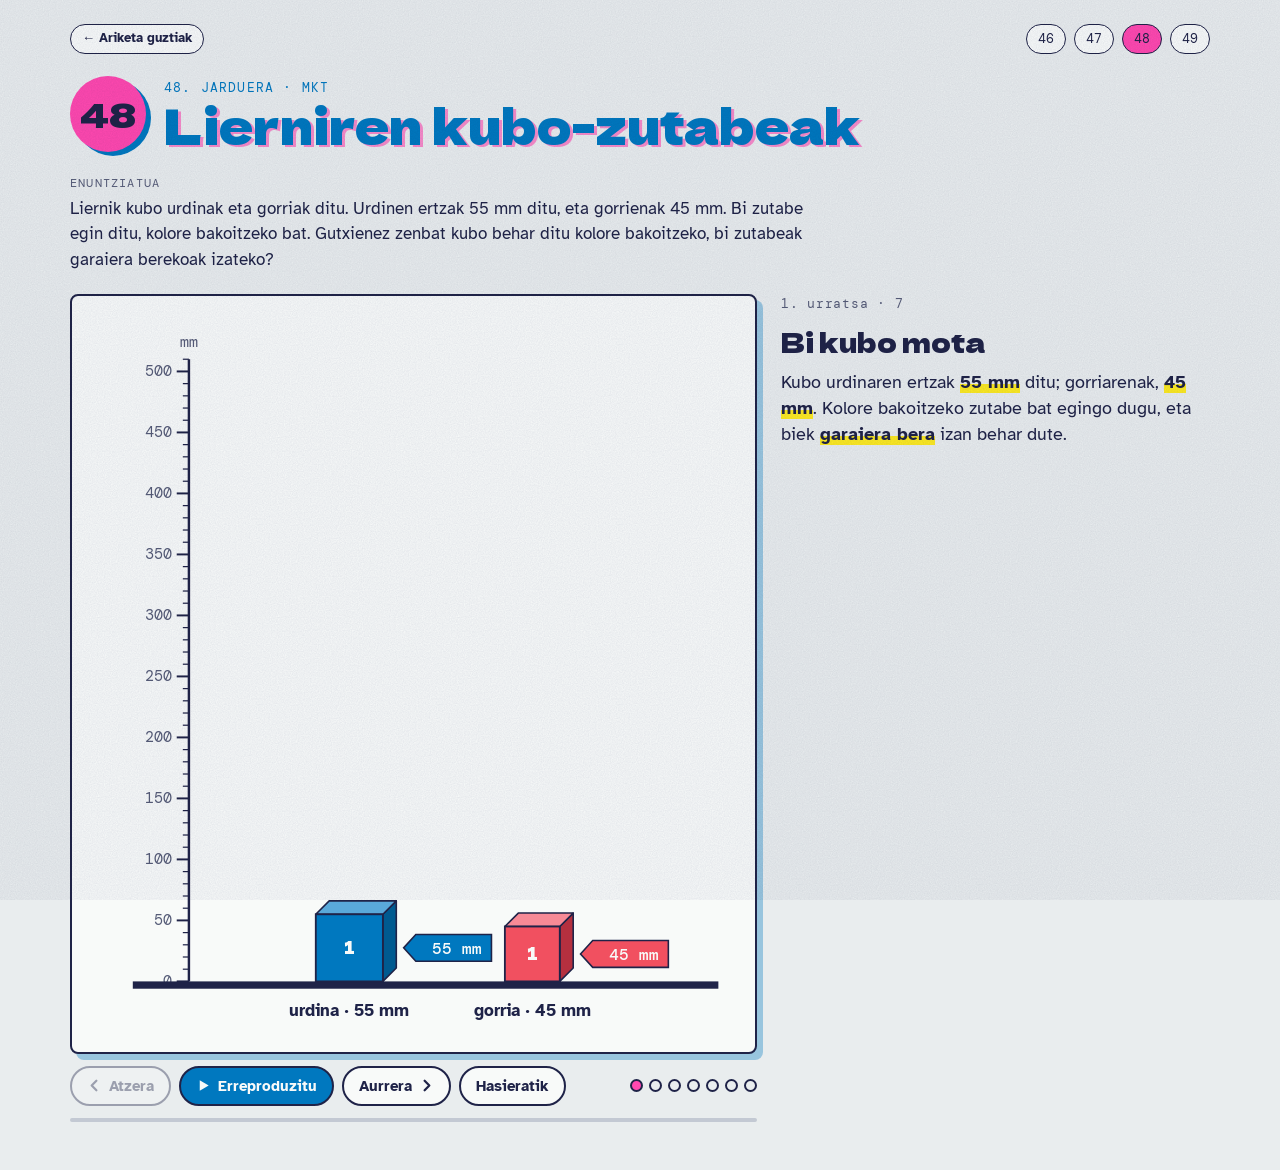
<file: 48-kuboak.html>
<!doctype html>
<html lang="eu">
<head>
<meta charset="utf-8">
<meta name="viewport" content="width=device-width, initial-scale=1, viewport-fit=cover">
<title>Lierniren kubo-zutabeak</title>
<link rel="preconnect" href="https://fonts.googleapis.com">
<link rel="preconnect" href="https://fonts.gstatic.com" crossorigin>
<link rel="stylesheet" href="https://fonts.googleapis.com/css2?family=Atkinson+Hyperlegible:wght@400;700&family=DM+Mono:wght@400;500&family=Dela+Gothic+One&display=swap">
<style>
*,*::before,*::after{box-sizing:border-box}
[hidden]{display:none!important}
body{margin:0}
:root{
  /* Riso-inprimaketa: paper hotza eta lau tinta gainjarriak (urdina, arrosa, horia, berdea). Eszena ezkerrean, azalpena eskuinean; mugikorrean pilatuta. */
  --paper:#E9EDEE; --sheet:#F8FAF9; --ink:#1F2348; --muted:#565C78; --line:#C3C9D3;
  --blue:#0078BF; --blue-d:#005A90; --blue-l:#5AA9DA;
  --pink:#FF48B0; --yellow:#FFE800; --green:#00A95C;
  --red:#F15060; --red-d:#B5303F; --red-l:#F78A96; --violet:#765BA7;
  --f-display:"Dela Gothic One","Arial Black",Impact,sans-serif;
  --f-body:"Atkinson Hyperlegible","Segoe UI",Verdana,sans-serif;
  --f-mono:"DM Mono",ui-monospace,Menlo,Consolas,monospace;
  color-scheme:light;
}
[hidden]{display:none!important}
html{background:var(--paper)}
body{background:var(--paper);color:var(--ink);font-family:var(--f-body);font-size:16px;line-height:1.5}
body::before{content:"";position:fixed;inset:0;pointer-events:none;z-index:40;opacity:.28;mix-blend-mode:multiply;
  background-image:url("data:image/svg+xml;utf8,<svg xmlns='http://www.w3.org/2000/svg' width='180' height='180'><filter id='n'><feTurbulence type='fractalNoise' baseFrequency='.85' numOctaves='2' stitchTiles='stitch'/><feColorMatrix values='0 0 0 0 .12 0 0 0 0 .14 0 0 0 0 .28 0 0 0 .5 0'/></filter><rect width='100%' height='100%' filter='url(%23n)'/></svg>")}
.wrap{max-width:1180px;margin:0 auto;padding-inline:20px;padding-block:24px 48px;display:flex;flex-direction:column;gap:22px}
.head{display:flex;gap:18px;align-items:center}
.badge{flex:none;width:76px;height:76px;border-radius:50%;background:var(--pink);box-shadow:5px 4px 0 var(--blue);display:grid;place-items:center;font-family:var(--f-display);font-size:32px;color:var(--ink)}
.kicker{margin:0;font-family:var(--f-mono);font-size:13px;letter-spacing:.09em;text-transform:uppercase;color:var(--blue)}
h1{margin:2px 0 0;font-family:var(--f-display);font-weight:400;font-size:clamp(28px,5vw,48px);line-height:1.05;color:var(--blue);text-shadow:3px 2px 0 rgba(255,72,176,.6);text-wrap:balance}
.statement{max-width:76ch;display:flex;flex-direction:column;gap:4px}
.statement p{margin:0;font-size:17px}
.tag{font-family:var(--f-mono);font-size:12px;letter-spacing:.1em;text-transform:uppercase;color:var(--muted)}
.grid{display:grid;grid-template-columns:minmax(0,1.6fr) minmax(0,1fr);gap:24px;align-items:start}
@media (max-width:880px){.grid{grid-template-columns:minmax(0,1fr)}}
.left{display:flex;flex-direction:column;gap:12px;min-width:0}
.stage{margin:0;background:var(--sheet);border:2px solid var(--ink);border-radius:8px;padding:12px;box-shadow:6px 6px 0 rgba(0,120,191,.35)}
.stage svg{display:block;width:100%;height:auto;overflow:visible}
.stage text{font-family:var(--f-mono);fill:var(--ink)}
.stage .disp{font-family:var(--f-display)}
.stage .body{font-family:var(--f-body);font-weight:700}
.panel{display:flex;flex-direction:column;gap:12px;min-width:0}
.panel.in .anim{animation:rise .5s ease both}
.panel.in .anim:nth-child(2){animation-delay:.05s}
.panel.in .anim:nth-child(3){animation-delay:.1s}
.panel.in .anim:nth-child(4){animation-delay:.15s}
.stepnum{margin:0;font-family:var(--f-mono);font-size:13px;letter-spacing:.06em;color:var(--muted)}
h2{margin:0;font-family:var(--f-display);font-weight:400;font-size:clamp(22px,2.6vw,27px);line-height:1.15;text-wrap:balance}
.text{margin:0;font-size:17.5px;max-width:62ch}
.text b{background:linear-gradient(transparent 58%,rgba(255,232,0,.85) 58%)}
.board{background:var(--sheet);border:1.5px dashed var(--ink);border-radius:8px;padding:14px;font-family:var(--f-mono);font-size:15px;display:flex;flex-direction:column;gap:10px;overflow-x:auto}
.row{display:flex;flex-wrap:wrap;gap:6px;align-items:center}
.lab{min-width:3.4em;font-weight:500;color:var(--muted)}
.chip{display:inline-block;min-width:2.2em;text-align:center;padding:2px 8px;border-radius:999px;border:1.5px solid var(--line);font-variant-numeric:tabular-nums}
.chip.hit{background:var(--yellow);border-color:var(--ink)}
.chip.win{background:var(--pink);border-color:var(--ink);font-weight:500;box-shadow:2px 2px 0 var(--blue)}
.eq{font-size:17px;font-variant-numeric:tabular-nums}
.eq b{color:var(--blue)}
.bad{color:var(--red-d);font-weight:500}
.ok{color:var(--green);font-weight:500}
.pk{background:var(--yellow);padding:0 4px;border-radius:3px}
.off{color:var(--muted)}
.rule{font-family:var(--f-body);font-size:14.5px;color:var(--muted);border-top:1px solid var(--line);padding-top:8px}
sup{font-size:.68em;line-height:0}
.ladders{display:flex;flex-wrap:wrap;gap:24px;align-items:flex-start}
.lad{display:flex;flex-direction:column;gap:6px}
.ladder{display:inline-grid;grid-template-columns:auto auto;font-variant-numeric:tabular-nums;align-self:flex-start}
.ladder span{padding:0 9px;text-align:right;line-height:1.55}
.ladder span:nth-child(odd){border-right:2px solid var(--ink)}
.ladder span:nth-child(even){color:var(--blue);text-align:left}
.result{background:var(--yellow);border:2px solid var(--ink);border-radius:8px;padding:12px 16px;display:flex;flex-direction:column;gap:2px;font-family:var(--f-body)}
.result .big{font-family:var(--f-display);font-size:30px;line-height:1.1}
.controls{display:flex;flex-wrap:wrap;gap:8px;align-items:center}
.ctl{font-family:var(--f-body);font-weight:700;font-size:15px;display:inline-flex;gap:7px;align-items:center;padding:9px 15px;border-radius:999px;border:2px solid var(--ink);background:var(--sheet);color:var(--ink);cursor:pointer;transition:transform .12s,box-shadow .12s}
.ctl.primary{background:var(--blue);border-color:var(--ink);color:var(--sheet)}
.ctl:hover:not(:disabled){transform:translate(-1px,-1px);box-shadow:3px 3px 0 var(--pink)}
.ctl:focus-visible,.dot:focus-visible{outline:3px solid var(--pink);outline-offset:2px}
.ctl:disabled{opacity:.38;cursor:default}
.ctl svg{width:15px;height:15px;fill:none;stroke:currentColor;stroke-width:2.4;stroke-linecap:round;stroke-linejoin:round}
.ctl .i-play path{fill:currentColor;stroke:none}
.dots{display:flex;flex-wrap:wrap;gap:6px;margin-left:auto}
.dot{width:13px;height:13px;border-radius:50%;border:2px solid var(--ink);background:transparent;padding:0;cursor:pointer}
.dot.done{background:var(--ink)}
.dot.on{background:var(--pink)}
.timer{height:4px;background:var(--line);border-radius:2px;overflow:hidden}
.timer i{display:block;height:100%;width:0;background:var(--pink)}
.timer.run i{animation:fill linear forwards}
@keyframes fill{to{width:100%}}
@keyframes rise{from{opacity:0;transform:translateY(8px)}to{opacity:1;transform:none}}
.fade{transition:opacity .45s ease}
.pop{transform-box:fill-box;transform-origin:center;transition:opacity .3s ease,transform .38s cubic-bezier(.3,1.5,.5,1)}
.mv{transition:transform .7s cubic-bezier(.5,0,.2,1),opacity .4s ease}
.blend{mix-blend-mode:multiply}
@media (max-width:520px){.dots{margin-left:0;width:100%}.ctl{padding:8px 12px}}
@media (prefers-reduced-motion:reduce){*,*::before{animation-duration:0s!important;animation-delay:0s!important;transition-duration:0s!important;transition-delay:0s!important}}
.site{display:flex;flex-wrap:wrap;gap:8px;align-items:center;font-family:var(--f-mono);font-size:13px}
.site a{color:var(--ink);text-decoration:none;border:1.5px solid var(--ink);border-radius:999px;padding:4px 11px;background:var(--sheet)}
.site a:hover{box-shadow:2px 2px 0 var(--pink)}
.site a:focus-visible{outline:3px solid var(--pink);outline-offset:2px}
.site a[aria-current="page"]{background:var(--pink)}
.site .home{font-family:var(--f-body);font-weight:700;margin-right:auto}

</style>
</head>
<body>
<div class="wrap">
  <nav class="site" aria-label="Ariketak"><a class="home" href="./">← Ariketa guztiak</a><a href="46-lauzak.html">46</a><a href="47-alarmak.html">47</a><a href="48-kuboak.html" aria-current="page">48</a><a href="49-liburuak.html">49</a></nav>
  <header class="head">
    <div class="badge" aria-hidden="true">48</div>
    <div>
      <p class="kicker">48. jarduera · mkt</p>
      <h1>Lierniren kubo-zutabeak</h1>
    </div>
  </header>
  <section class="statement">
    <span class="tag">Enuntziatua</span>
    <p>Liernik kubo urdinak eta gorriak ditu. Urdinen ertzak 55 mm ditu, eta gorrienak 45 mm. Bi zutabe egin ditu, kolore bakoitzeko bat. Gutxienez zenbat kubo behar ditu kolore bakoitzeko, bi zutabeak garaiera berekoak izateko?</p>
  </section>
  <div class="grid">
    <div class="left">
      <figure class="stage"><svg id="scene" viewBox="0 0 540 600" role="img" aria-label="Kubo urdinen eta gorrien bi zutabe, garaiera bera lortu arte pilatzen"></svg></figure>
      <nav class="controls" aria-label="Animazioaren kontrolak">
        <button class="ctl" id="prev" type="button"><svg viewBox="0 0 16 16" aria-hidden="true"><path d="M10 3 5 8l5 5"/></svg>Atzera</button>
        <button class="ctl primary" id="play" type="button"><svg class="i-play" viewBox="0 0 16 16" aria-hidden="true"><path d="M4 2.5v11l9.5-5.5z"/></svg><svg class="i-pause" viewBox="0 0 16 16" aria-hidden="true" hidden><path d="M5 3v10M11 3v10"/></svg><span>Erreproduzitu</span></button>
        <button class="ctl" id="next" type="button">Aurrera<svg viewBox="0 0 16 16" aria-hidden="true"><path d="m6 3 5 5-5 5"/></svg></button>
        <button class="ctl" id="reset" type="button">Hasieratik</button>
        <div class="dots" id="dots"></div>
      </nav>
      <div class="timer" id="timer"><i></i></div>
    </div>
    <section class="panel" id="panel" aria-live="polite">
      <p class="stepnum anim" id="stepNum"></p>
      <h2 class="anim" id="stepTitle"></h2>
      <p class="text anim" id="stepText"></p>
      <div class="board anim" id="board"></div>
    </section>
  </div>
</div>
<script>
const NS="http://www.w3.org/2000/svg";
const REDUCE=window.matchMedia&&matchMedia("(prefers-reduced-motion: reduce)").matches;
function S(tag,attrs,parent){const e=document.createElementNS(NS,tag);if(attrs)for(const k in attrs)e.setAttribute(k,attrs[k]);if(parent)parent.appendChild(e);return e;}
function T(txt,attrs,parent){const e=S("text",attrs,parent);e.textContent=txt;return e;}
function show(e,on,delay){e.style.transitionDelay=((on&&delay)||0)+"ms";e.style.opacity=on?"1":"0";}
function pop(e,on,delay){e.style.transitionDelay=((on&&delay)||0)+"ms";e.style.opacity=on?"1":"0";e.style.transform=on?"scale(1)":"scale(.4)";}
function chips(list,hit,win,more){return list.map(n=>{let c="chip";if(n===win)c+=" win";else if(hit&&hit.indexOf(n)>-1)c+=" hit";return `<span class="${c}">${n}</span>`;}).join("")+(more?'<span class="chip">…</span>':"");}
function mrow(label,html){return `<div class="row"><span class="lab">${label}</span>${html}</div>`;}
function ladder(n,divs,eq){let h="",x=n;for(const d of divs){h+=`<span>${x}</span><span>${d}</span>`;x/=d;}h+="<span>1</span><span></span>";return `<div class="lad"><div class="ladder">${h}</div><div class="eq">${eq}</div></div>`;}
function Player(steps,apply){
  const $=id=>document.getElementById(id);
  const panel=$("panel"),dots=$("dots"),bPrev=$("prev"),bNext=$("next"),bPlay=$("play"),bReset=$("reset"),bar=$("timer");
  let k=0,playing=false,timer=null;
  steps.forEach((s,i)=>{const d=document.createElement("button");d.type="button";d.className="dot";d.setAttribute("aria-label",(i+1)+". urratsa");d.addEventListener("click",()=>go(i));dots.appendChild(d);});
  function schedule(){
    clearTimeout(timer);bar.classList.remove("run");void bar.offsetWidth;
    if(!playing)return;
    if(k>=steps.length-1){setPlaying(false);return;}
    const t=steps[k].t||7500;bar.firstElementChild.style.animationDuration=t+"ms";bar.classList.add("run");
    timer=setTimeout(()=>go(k+1),t);
  }
  function go(i){
    k=Math.max(0,Math.min(steps.length-1,i));const s=steps[k];
    $("stepNum").textContent=`${k+1}. urratsa · ${steps.length}`;
    $("stepTitle").innerHTML=s.h;$("stepText").innerHTML=s.p;
    const b=$("board");b.innerHTML=s.b||"";b.hidden=!s.b;
    panel.classList.remove("in");void panel.offsetWidth;panel.classList.add("in");
    [...dots.children].forEach((d,j)=>{d.className="dot"+(j===k?" on":j<k?" done":"");if(j===k)d.setAttribute("aria-current","step");else d.removeAttribute("aria-current");});
    bPrev.disabled=k===0;bNext.disabled=k===steps.length-1;
    apply(k);schedule();
  }
  function setPlaying(v){
    playing=v;bPlay.querySelector("span").textContent=v?"Pausatu":"Erreproduzitu";
    bPlay.querySelector(".i-play").hidden=v;bPlay.querySelector(".i-pause").hidden=!v;
    if(v&&k>=steps.length-1){go(0);return;}
    schedule();
  }
  bPrev.addEventListener("click",()=>go(k-1));
  bNext.addEventListener("click",()=>go(k+1));
  bPlay.addEventListener("click",()=>setPlaying(!playing));
  bReset.addEventListener("click",()=>go(0));
  document.addEventListener("keydown",e=>{
    if(e.key==="ArrowRight")go(k+1);
    else if(e.key==="ArrowLeft")go(k-1);
    else if(e.key===" "&&!(e.target&&e.target.closest&&e.target.closest("button"))){e.preventDefault();setPlaying(!playing);}
  });
  go(0);
}

</script>
<script>
const svg=document.getElementById("scene");
const G=552,BX=190,RX=345,D=11,SB=55,SR=45,RUL=86;
// erregela
S("line",{x1:RUL,y1:G,x2:RUL,y2:G-510,style:"stroke:var(--ink);stroke-width:2"},svg);
for(let v=0;v<=510;v+=10){const big=v%50===0;
  S("line",{x1:RUL-(big?10:5),y1:G-v,x2:RUL,y2:G-v,style:`stroke:var(--ink);stroke-width:${big?1.6:1}`},svg);
  if(big)T(String(v),{x:RUL-14,y:G-v+4,"text-anchor":"end","font-size":12,style:"fill:var(--muted)"},svg);}
T("mm",{x:RUL,y:G-520,"text-anchor":"middle","font-size":12,style:"fill:var(--muted)"},svg);
// lurra
S("rect",{x:40,y:G,width:480,height:6,style:"fill:var(--ink)"},svg);
// bat-egite lerroa
const match=S("g",{class:"fade",style:"opacity:0"},svg);
S("line",{x1:RUL,y1:G-495,x2:470,y2:G-495,style:"stroke:var(--green);stroke-width:3;stroke-dasharray:8 5"},match);
S("rect",{x:432,y:G-495-30,width:88,height:24,rx:12,style:"fill:var(--green)"},match);
T("495 mm",{x:476,y:G-495-13,"text-anchor":"middle",class:"disp","font-size":14,style:"fill:var(--sheet)"},match);

function cube(x0,y0,s,c,n,parent){
  const g=S("g",{class:"mv",style:"opacity:0;transform:translate(0px,-60px)"},parent);
  S("polygon",{points:`${x0+s},${y0} ${x0+s+D},${y0-D} ${x0+s+D},${y0+s-D} ${x0+s},${y0+s}`,style:`fill:var(${c}-d);stroke:var(--ink);stroke-width:1.3;stroke-linejoin:round`},g);
  S("polygon",{points:`${x0},${y0} ${x0+D},${y0-D} ${x0+s+D},${y0-D} ${x0+s},${y0}`,style:`fill:var(${c}-l);stroke:var(--ink);stroke-width:1.3;stroke-linejoin:round`},g);
  S("rect",{x:x0,y:y0,width:s,height:s,style:`fill:var(${c});stroke:var(--ink);stroke-width:1.5`},g);
  T(String(n),{x:x0+s/2,y:y0+s/2+5,"text-anchor":"middle",class:"disp","font-size":14,style:"fill:var(--sheet)"},g);
  return g;
}
const gB=S("g",{},svg),gR=S("g",{},svg);
const blues=[],reds=[];
for(let i=0;i<9;i++)blues.push(cube(BX,G-SB*(i+1),SB,"--blue",i+1,gB));
for(let i=0;i<11;i++)reds.push(cube(RX,G-SR*(i+1),SR,"--red",i+1,gR));
// garaiera-etiketak
function htag(xx,c){const g=S("g",{class:"mv"},svg);
  S("path",{d:`M${xx} 0 l10 -11 h62 v22 h-62 z`,style:`fill:var(${c});stroke:var(--ink);stroke-width:1.3`},g);
  const t=T("",{x:xx+44,y:5,"text-anchor":"middle","font-size":13,style:"fill:var(--sheet);font-weight:500"},g);
  return {g,t};}
const tagB=htag(BX+SB+D+6,"--blue"),tagR=htag(RX+SR+D+6,"--red");
const labB=T("urdina · 55 mm",{x:BX+SB/2,y:G+28,"text-anchor":"middle",class:"body","font-size":14},svg);
const labR=T("gorria · 45 mm",{x:RX+SR/2,y:G+28,"text-anchor":"middle",class:"body","font-size":14},svg);

const NB=[1,4,5,9,9,9,9],NR=[1,4,6,11,11,11,11];
let pb=0,pr=0;
function stack(arr,n,prev){arr.forEach((g,i)=>{const on=i<n;g.style.transitionDelay=(on&&i>=prev?(i-prev)*130:0)+"ms";g.style.opacity=on?1:0;g.style.transform=on?"translate(0px,0px)":"translate(0px,-60px)";});}
function place(tag,h,s){tag.t.textContent=h+" mm";tag.g.style.transitionDelay="0ms";tag.g.style.transform=`translate(0px,${G-h+s/2}px)`;}

const M55=[55,110,165,220,275,330,385,440,495];
const M45=[45,90,135,180,225,270,315,360,405,450,495];

const steps=[
 {h:"Bi kubo mota",t:7000,
  p:"Kubo urdinaren ertzak <b>55 mm</b> ditu; gorriarenak, <b>45 mm</b>. Kolore bakoitzeko zutabe bat egingo dugu, eta biek <b>garaiera bera</b> izan behar dute."},
 {h:"Pilatzen hasi",t:8500,
  p:"Kubo bakoitzak bere ertza gehitzen dio zutabeari. Garaierak 55-en eta 45-en <b>multiploak</b> dira.",
  b:mrow("urdina",chips(M55.slice(0,4)))+mrow("gorria",chips(M45.slice(0,4)))},
 {h:"Ia, baina ez",t:8000,
  p:"5 kubo urdinekin 275 mm; 6 gorrirekin 270 mm. 5 mm-ko aldea dago oraindik. Jarraitu behar dugu.",
  b:mrow("urdina",chips(M55.slice(0,5)))+mrow("gorria",chips(M45.slice(0,6)))},
 {h:"Garaiera bera!",t:8500,
  p:"9 kubo urdinekin eta 11 gorrirekin, bi zutabeek <b>495 mm</b> neurtzen dute. Lehen aldiz dira berdinak.",
  b:mrow("urdina",chips(M55,[],495))+mrow("gorria",chips(M45,[],495))},
 {h:"Multiplo komun txikiena",t:9000,
  p:"495 55-en multiploa da, eta 45-en multiploa ere bai: <b>multiplo komuna</b>. Kubo gutxien nahi ditugunez, txikiena behar dugu: <b>mkt(55, 45)</b>.",
  b:mrow("55",chips(M55,[],495))+mrow("45",chips(M45,[],495))+`<div class="eq">mkt(55, 45) = <b>495</b></div>`},
 {h:"mkt faktorizazioarekin",t:9500,
  p:"Faktore <b>komunak eta ez-komunak</b> hartzen ditugu, <b>berretzaile handienarekin</b>.",
  b:`<div class="ladders">${ladder(55,[5,11],"55 = 5 · 11")}${ladder(45,[3,3,5],"45 = 3<sup>2</sup> · 5")}</div><div class="eq">mkt(55, 45) = <span class="pk">3<sup>2</sup></span> · <span class="pk">5</span> · <span class="pk">11</span> = 9 · 5 · 11 = <b>495</b></div><div class="rule">mkt: faktore komunak eta ez-komunak, berretzaile handienarekin.</div>`},
 {h:"Emaitza",t:9000,
  p:"495 : 55 = <b>9 kubo urdin</b> eta 495 : 45 = <b>11 kubo gorri</b>. Bi zutabeek 495 mm (49,5 cm) neurtuko dute.",
  b:`<div class="result"><span class="tag">Emaitza</span><span class="big">9 urdin · 11 gorri</span><span>Zutabe bakoitza: 495 mm = 49,5 cm</span></div>`}
];

Player(steps,k=>{
  stack(blues,NB[k],pb);stack(reds,NR[k],pr);pb=NB[k];pr=NR[k];
  place(tagB,NB[k]*SB,SB);place(tagR,NR[k]*SR,SR);
  show(match,k>=3,k===3?1400:0);
  labB.textContent=k===6?"9 kubo urdin":"urdina · 55 mm";
  labR.textContent=k===6?"11 kubo gorri":"gorria · 45 mm";
});

</script>

</body>
</html>
</file>
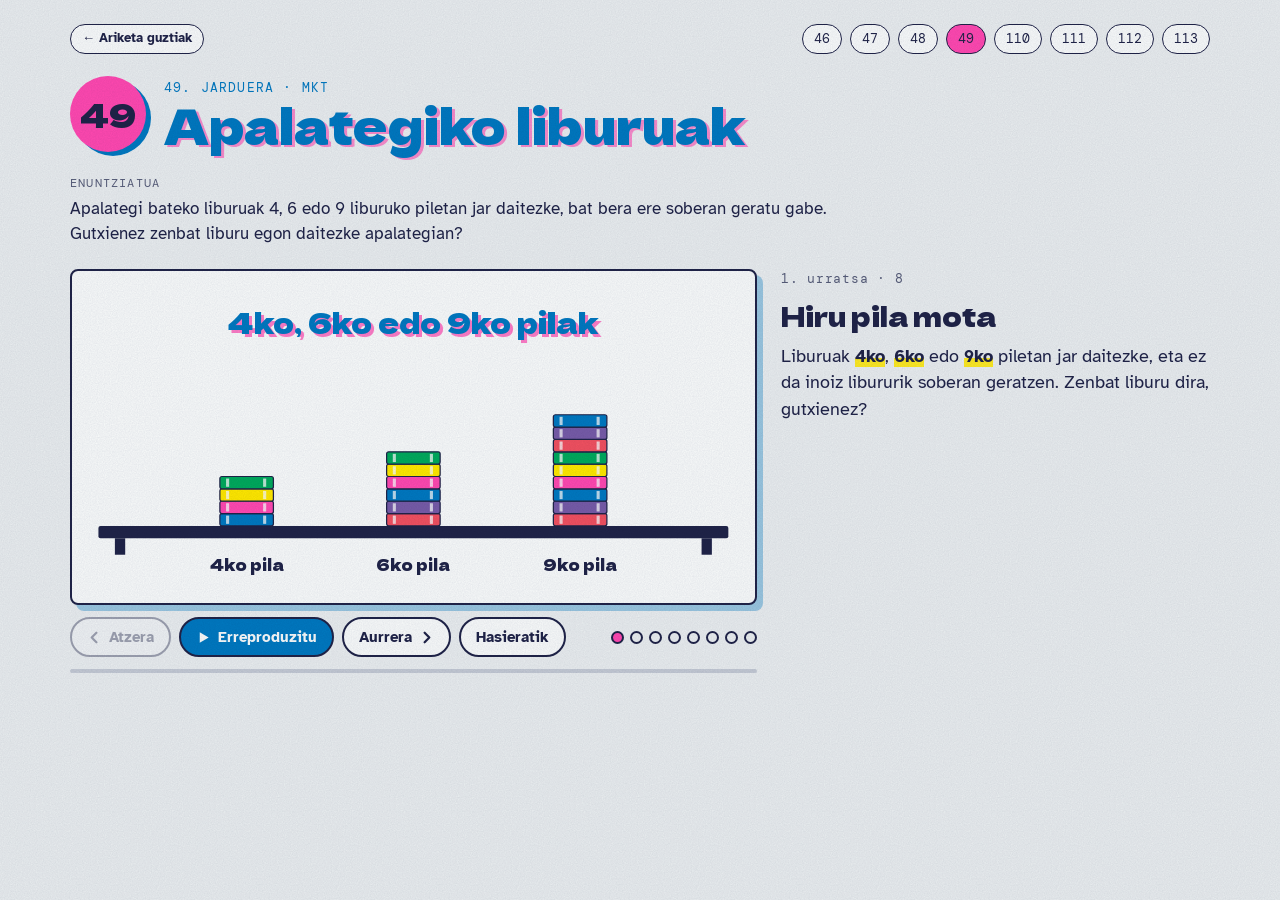
<file: 49-liburuak.html>
<!doctype html>
<html lang="eu">
<head>
<meta charset="utf-8">
<meta name="viewport" content="width=device-width, initial-scale=1, viewport-fit=cover">
<title>Apalategiko liburuak</title>
<link rel="preconnect" href="https://fonts.googleapis.com">
<link rel="preconnect" href="https://fonts.gstatic.com" crossorigin>
<link rel="stylesheet" href="https://fonts.googleapis.com/css2?family=Atkinson+Hyperlegible:wght@400;700&family=DM+Mono:wght@400;500&family=Dela+Gothic+One&display=swap">
<style>
*,*::before,*::after{box-sizing:border-box}
[hidden]{display:none!important}
body{margin:0}
:root{
  /* Riso-inprimaketa: paper hotza eta lau tinta gainjarriak (urdina, arrosa, horia, berdea). Eszena ezkerrean, azalpena eskuinean; mugikorrean pilatuta. */
  --paper:#E9EDEE; --sheet:#F8FAF9; --ink:#1F2348; --muted:#565C78; --line:#C3C9D3;
  --blue:#0078BF; --blue-d:#005A90; --blue-l:#5AA9DA;
  --pink:#FF48B0; --yellow:#FFE800; --green:#00A95C;
  --red:#F15060; --red-d:#B5303F; --red-l:#F78A96; --violet:#765BA7;
  --f-display:"Dela Gothic One","Arial Black",Impact,sans-serif;
  --f-body:"Atkinson Hyperlegible","Segoe UI",Verdana,sans-serif;
  --f-mono:"DM Mono",ui-monospace,Menlo,Consolas,monospace;
  color-scheme:light;
}
[hidden]{display:none!important}
html{background:var(--paper)}
body{background:var(--paper);color:var(--ink);font-family:var(--f-body);font-size:16px;line-height:1.5}
body::before{content:"";position:fixed;inset:0;pointer-events:none;z-index:40;opacity:.28;mix-blend-mode:multiply;
  background-image:url("data:image/svg+xml;utf8,<svg xmlns='http://www.w3.org/2000/svg' width='180' height='180'><filter id='n'><feTurbulence type='fractalNoise' baseFrequency='.85' numOctaves='2' stitchTiles='stitch'/><feColorMatrix values='0 0 0 0 .12 0 0 0 0 .14 0 0 0 0 .28 0 0 0 .5 0'/></filter><rect width='100%' height='100%' filter='url(%23n)'/></svg>")}
.wrap{max-width:1180px;margin:0 auto;padding-inline:20px;padding-block:24px 48px;display:flex;flex-direction:column;gap:22px}
.head{display:flex;gap:18px;align-items:center}
.badge{flex:none;width:76px;height:76px;border-radius:50%;background:var(--pink);box-shadow:5px 4px 0 var(--blue);display:grid;place-items:center;font-family:var(--f-display);font-size:32px;color:var(--ink)}
.kicker{margin:0;font-family:var(--f-mono);font-size:13px;letter-spacing:.09em;text-transform:uppercase;color:var(--blue)}
h1{margin:2px 0 0;font-family:var(--f-display);font-weight:400;font-size:clamp(28px,5vw,48px);line-height:1.05;color:var(--blue);text-shadow:3px 2px 0 rgba(255,72,176,.6);text-wrap:balance}
.statement{max-width:76ch;display:flex;flex-direction:column;gap:4px}
.statement p{margin:0;font-size:17px}
.tag{font-family:var(--f-mono);font-size:12px;letter-spacing:.1em;text-transform:uppercase;color:var(--muted)}
.grid{display:grid;grid-template-columns:minmax(0,1.6fr) minmax(0,1fr);gap:24px;align-items:start}
@media (max-width:880px){.grid{grid-template-columns:minmax(0,1fr)}}
.left{display:flex;flex-direction:column;gap:12px;min-width:0}
.stage{margin:0;background:var(--sheet);border:2px solid var(--ink);border-radius:8px;padding:12px;box-shadow:6px 6px 0 rgba(0,120,191,.35)}
.stage svg{display:block;width:100%;height:auto;overflow:visible}
.stage text{font-family:var(--f-mono);fill:var(--ink)}
.stage .disp{font-family:var(--f-display)}
.stage .body{font-family:var(--f-body);font-weight:700}
.panel{display:flex;flex-direction:column;gap:12px;min-width:0}
.panel.in .anim{animation:rise .5s ease both}
.panel.in .anim:nth-child(2){animation-delay:.05s}
.panel.in .anim:nth-child(3){animation-delay:.1s}
.panel.in .anim:nth-child(4){animation-delay:.15s}
.stepnum{margin:0;font-family:var(--f-mono);font-size:13px;letter-spacing:.06em;color:var(--muted)}
h2{margin:0;font-family:var(--f-display);font-weight:400;font-size:clamp(22px,2.6vw,27px);line-height:1.15;text-wrap:balance}
.text{margin:0;font-size:17.5px;max-width:62ch}
.text b{background:linear-gradient(transparent 58%,rgba(255,232,0,.85) 58%)}
.board{background:var(--sheet);border:1.5px dashed var(--ink);border-radius:8px;padding:14px;font-family:var(--f-mono);font-size:15px;display:flex;flex-direction:column;gap:10px;overflow-x:auto}
.row{display:flex;flex-wrap:wrap;gap:6px;align-items:center}
.lab{min-width:3.4em;font-weight:500;color:var(--muted)}
.chip{display:inline-block;min-width:2.2em;text-align:center;padding:2px 8px;border-radius:999px;border:1.5px solid var(--line);font-variant-numeric:tabular-nums}
.chip.hit{background:var(--yellow);border-color:var(--ink)}
.chip.win{background:var(--pink);border-color:var(--ink);font-weight:500;box-shadow:2px 2px 0 var(--blue)}
.eq{font-size:17px;font-variant-numeric:tabular-nums}
.eq b{color:var(--blue)}
.bad{color:var(--red-d);font-weight:500}
.ok{color:var(--green);font-weight:500}
.pk{background:var(--yellow);padding:0 4px;border-radius:3px}
.off{color:var(--muted)}
.rule{font-family:var(--f-body);font-size:14.5px;color:var(--muted);border-top:1px solid var(--line);padding-top:8px}
sup{font-size:.68em;line-height:0}
.ladders{display:flex;flex-wrap:wrap;gap:24px;align-items:flex-start}
.lad{display:flex;flex-direction:column;gap:6px}
.ladder{display:inline-grid;grid-template-columns:auto auto;font-variant-numeric:tabular-nums;align-self:flex-start}
.ladder span{padding:0 9px;text-align:right;line-height:1.55}
.ladder span:nth-child(odd){border-right:2px solid var(--ink)}
.ladder span:nth-child(even){color:var(--blue);text-align:left}
.result{background:var(--yellow);border:2px solid var(--ink);border-radius:8px;padding:12px 16px;display:flex;flex-direction:column;gap:2px;font-family:var(--f-body)}
.result .big{font-family:var(--f-display);font-size:30px;line-height:1.1}
.controls{display:flex;flex-wrap:wrap;gap:8px;align-items:center}
.ctl{font-family:var(--f-body);font-weight:700;font-size:15px;display:inline-flex;gap:7px;align-items:center;padding:9px 15px;border-radius:999px;border:2px solid var(--ink);background:var(--sheet);color:var(--ink);cursor:pointer;transition:transform .12s,box-shadow .12s}
.ctl.primary{background:var(--blue);border-color:var(--ink);color:var(--sheet)}
.ctl:hover:not(:disabled){transform:translate(-1px,-1px);box-shadow:3px 3px 0 var(--pink)}
.ctl:focus-visible,.dot:focus-visible{outline:3px solid var(--pink);outline-offset:2px}
.ctl:disabled{opacity:.38;cursor:default}
.ctl svg{width:15px;height:15px;fill:none;stroke:currentColor;stroke-width:2.4;stroke-linecap:round;stroke-linejoin:round}
.ctl .i-play path{fill:currentColor;stroke:none}
.dots{display:flex;flex-wrap:wrap;gap:6px;margin-left:auto}
.dot{width:13px;height:13px;border-radius:50%;border:2px solid var(--ink);background:transparent;padding:0;cursor:pointer}
.dot.done{background:var(--ink)}
.dot.on{background:var(--pink)}
.timer{height:4px;background:var(--line);border-radius:2px;overflow:hidden}
.timer i{display:block;height:100%;width:0;background:var(--pink)}
.timer.run i{animation:fill linear forwards}
@keyframes fill{to{width:100%}}
@keyframes rise{from{opacity:0;transform:translateY(8px)}to{opacity:1;transform:none}}
.fade{transition:opacity .45s ease}
.pop{transform-box:fill-box;transform-origin:center;transition:opacity .3s ease,transform .38s cubic-bezier(.3,1.5,.5,1)}
.mv{transition:transform .7s cubic-bezier(.5,0,.2,1),opacity .4s ease}
.blend{mix-blend-mode:multiply}
@media (max-width:520px){.dots{margin-left:0;width:100%}.ctl{padding:8px 12px}}
@media (prefers-reduced-motion:reduce){*,*::before{animation-duration:0s!important;animation-delay:0s!important;transition-duration:0s!important;transition-delay:0s!important}}
.site{display:flex;flex-wrap:wrap;gap:8px;align-items:center;font-family:var(--f-mono);font-size:13px}
.site a{color:var(--ink);text-decoration:none;border:1.5px solid var(--ink);border-radius:999px;padding:4px 11px;background:var(--sheet)}
.site a:hover{box-shadow:2px 2px 0 var(--pink)}
.site a:focus-visible{outline:3px solid var(--pink);outline-offset:2px}
.site a[aria-current="page"]{background:var(--pink)}
.site .home{font-family:var(--f-body);font-weight:700;margin-right:auto}
.badge.b3{font-size:23px;letter-spacing:-.02em}
.sec{display:flex;align-items:baseline;gap:12px;flex-wrap:wrap;border-top:2px solid var(--ink);padding-top:12px}
.sec h2{font-size:clamp(22px,3vw,30px)}
.sec span{font-family:var(--f-mono);font-size:13px;color:var(--muted)}

</style>
</head>
<body>
<div class="wrap">
  <nav class="site" aria-label="Ariketak"><a class="home" href="./">← Ariketa guztiak</a><a href="46-lauzak.html">46</a><a href="47-alarmak.html">47</a><a href="48-kuboak.html">48</a><a href="49-liburuak.html" aria-current="page">49</a><a href="110-botilak.html">110</a><a href="111-ogitartekoak.html">111</a><a href="112-aireportua.html">112</a><a href="113-taldeak.html">113</a></nav>
  <header class="head">
    <div class="badge" aria-hidden="true">49</div>
    <div>
      <p class="kicker">49. jarduera · mkt</p>
      <h1>Apalategiko liburuak</h1>
    </div>
  </header>
  <section class="statement">
    <span class="tag">Enuntziatua</span>
    <p>Apalategi bateko liburuak 4, 6 edo 9 liburuko piletan jar daitezke, bat bera ere soberan geratu gabe. Gutxienez zenbat liburu egon daitezke apalategian?</p>
  </section>
  <div class="grid">
    <div class="left">
      <figure class="stage"><svg id="scene" viewBox="0 0 640 300" role="img" aria-label="Liburuak 4ko, 6ko eta 9ko piletan berrantolatzen"></svg></figure>
      <nav class="controls" aria-label="Animazioaren kontrolak">
        <button class="ctl" id="prev" type="button"><svg viewBox="0 0 16 16" aria-hidden="true"><path d="M10 3 5 8l5 5"/></svg>Atzera</button>
        <button class="ctl primary" id="play" type="button"><svg class="i-play" viewBox="0 0 16 16" aria-hidden="true"><path d="M4 2.5v11l9.5-5.5z"/></svg><svg class="i-pause" viewBox="0 0 16 16" aria-hidden="true" hidden><path d="M5 3v10M11 3v10"/></svg><span>Erreproduzitu</span></button>
        <button class="ctl" id="next" type="button">Aurrera<svg viewBox="0 0 16 16" aria-hidden="true"><path d="m6 3 5 5-5 5"/></svg></button>
        <button class="ctl" id="reset" type="button">Hasieratik</button>
        <div class="dots" id="dots"></div>
      </nav>
      <div class="timer" id="timer"><i></i></div>
    </div>
    <section class="panel" id="panel" aria-live="polite">
      <p class="stepnum anim" id="stepNum"></p>
      <h2 class="anim" id="stepTitle"></h2>
      <p class="text anim" id="stepText"></p>
      <div class="board anim" id="board"></div>
    </section>
  </div>
</div>
<script>
const NS="http://www.w3.org/2000/svg";
const REDUCE=window.matchMedia&&matchMedia("(prefers-reduced-motion: reduce)").matches;
function S(tag,attrs,parent){const e=document.createElementNS(NS,tag);if(attrs)for(const k in attrs)e.setAttribute(k,attrs[k]);if(parent)parent.appendChild(e);return e;}
function T(txt,attrs,parent){const e=S("text",attrs,parent);e.textContent=txt;return e;}
function show(e,on,delay){e.style.transitionDelay=((on&&delay)||0)+"ms";e.style.opacity=on?"1":"0";}
function pop(e,on,delay){e.style.transitionDelay=((on&&delay)||0)+"ms";e.style.opacity=on?"1":"0";e.style.transform=on?"scale(1)":"scale(.4)";}
function chips(list,hit,win,more){return list.map(n=>{let c="chip";if(n===win)c+=" win";else if(hit&&hit.indexOf(n)>-1)c+=" hit";return `<span class="${c}">${n}</span>`;}).join("")+(more?'<span class="chip">…</span>':"");}
function mrow(label,html){return `<div class="row"><span class="lab">${label}</span>${html}</div>`;}
function ladder(n,divs,eq){let h="",x=n;for(const d of divs){h+=`<span>${x}</span><span>${d}</span>`;x/=d;}h+="<span>1</span><span></span>";return `<div class="lad"><div class="ladder">${h}</div><div class="eq">${eq}</div></div>`;}
function Player(steps,apply){
  const $=id=>document.getElementById(id);
  const panel=$("panel"),dots=$("dots"),bPrev=$("prev"),bNext=$("next"),bPlay=$("play"),bReset=$("reset"),bar=$("timer");
  let k=0,playing=false,timer=null;
  steps.forEach((s,i)=>{const d=document.createElement("button");d.type="button";d.className="dot";d.setAttribute("aria-label",(i+1)+". urratsa");d.addEventListener("click",()=>go(i));dots.appendChild(d);});
  function schedule(){
    clearTimeout(timer);bar.classList.remove("run");void bar.offsetWidth;
    if(!playing)return;
    if(k>=steps.length-1){setPlaying(false);return;}
    const t=steps[k].t||7500;bar.firstElementChild.style.animationDuration=t+"ms";bar.classList.add("run");
    timer=setTimeout(()=>go(k+1),t);
  }
  function go(i){
    k=Math.max(0,Math.min(steps.length-1,i));const s=steps[k];
    $("stepNum").textContent=`${k+1}. urratsa · ${steps.length}`;
    $("stepTitle").innerHTML=s.h;$("stepText").innerHTML=s.p;
    const b=$("board");b.innerHTML=s.b||"";b.hidden=!s.b;
    panel.classList.remove("in");void panel.offsetWidth;panel.classList.add("in");
    [...dots.children].forEach((d,j)=>{d.className="dot"+(j===k?" on":j<k?" done":"");if(j===k)d.setAttribute("aria-current","step");else d.removeAttribute("aria-current");});
    bPrev.disabled=k===0;bNext.disabled=k===steps.length-1;
    apply(k);schedule();
  }
  function setPlaying(v){
    playing=v;bPlay.querySelector("span").textContent=v?"Pausatu":"Erreproduzitu";
    bPlay.querySelector(".i-play").hidden=v;bPlay.querySelector(".i-pause").hidden=!v;
    if(v&&k>=steps.length-1){go(0);return;}
    schedule();
  }
  bPrev.addEventListener("click",()=>go(k-1));
  bNext.addEventListener("click",()=>go(k+1));
  bPlay.addEventListener("click",()=>setPlaying(!playing));
  bReset.addEventListener("click",()=>go(0));
  document.addEventListener("keydown",e=>{
    if(e.key==="ArrowRight")go(k+1);
    else if(e.key==="ArrowLeft")go(k-1);
    else if(e.key===" "&&!(e.target&&e.target.closest&&e.target.closest("button"))){e.preventDefault();setPlaying(!playing);}
  });
  go(0);
}
function packGroups(N,k,o){
  const s=o.sw,h=o.sh,g=o.g==null?2:o.g,pad=o.pad==null?4:o.pad,bg=o.bg==null?6:o.bg;
  const ic=Math.min(o.ic||k,k),ir=Math.ceil(k/ic);
  const bw=ic*s+(ic-1)*g+2*pad,bh=ir*h+(ir-1)*g+2*pad;
  const per=Math.max(1,Math.floor((o.w+bg)/(bw+bg)));
  const nb=Math.floor(N/k),r=N-nb*k,tot=nb+(r?1:0);
  const usedW=Math.min(tot,per)*(bw+bg)-bg;
  const x0=o.x+(o.center?(o.w-usedW)/2:0);
  const box=b=>({x:x0+(b%per)*(bw+bg),y:o.y+Math.floor(b/per)*(bh+bg),w:bw,h:bh});
  const boxes=[];for(let b=0;b<nb;b++)boxes.push(box(b));
  let left=null;
  if(r){left=box(nb);const lc=Math.min(r,ic),lr=Math.ceil(r/ic);left.w=lc*s+(lc-1)*g+2*pad;left.h=lr*h+(lr-1)*g+2*pad;}
  const pos=[];
  for(let i=0;i<N;i++){const b=Math.floor(i/k),j=i%k,B=box(b);pos.push([B.x+pad+(j%ic)*(s+g),B.y+pad+Math.floor(j/ic)*(h+g)]);}
  return {pos,boxes,left,nb,r,height:Math.ceil(tot/per)*(bh+bg)-bg};
}
function drawBoxes(g,L,o){
  o=o||{};g.innerHTML="";const els=[];
  if(!o.hide)for(const B of L.boxes)els.push(S("rect",{x:B.x-1,y:B.y-1,width:B.w+2,height:B.h+2,rx:o.rx==null?4:o.rx,class:"fade",style:`fill:${o.fill||"var(--paper)"};stroke:${o.stroke||"var(--ink)"};stroke-width:${o.width||1.5};opacity:0`},g));
  if(L.left&&!o.hide){
    const B=L.left;
    els.push(S("rect",{x:B.x-3,y:B.y-3,width:B.w+6,height:B.h+6,rx:5,class:"fade",style:"fill:none;stroke:var(--red-d);stroke-width:2.2;stroke-dasharray:5 3;opacity:0"},g));
    if(o.leftLabel)els.push(T(o.leftLabel,{x:B.x+B.w/2,y:B.y+B.h+18,"text-anchor":"middle",class:"disp fade","font-size":13,style:"fill:var(--red-d);opacity:0"},g));
  }
  requestAnimationFrame(()=>requestAnimationFrame(()=>els.forEach(e=>show(e,true,o.delay==null?650:o.delay))));
}
function moveItems(items,L,stagger){
  items.forEach((it,i)=>{const p=L.pos[i];it.style.transitionDelay=(i*(stagger||3))+"ms";it.style.opacity=1;it.style.transform=`translate(${p[0]}px,${p[1]}px)`;});
}
function caption(svg,x,y,w){
  S("rect",{x,y,width:w,height:32,rx:16,style:"fill:var(--ink)"},svg);
  return T("",{x:x+w/2,y:y+21,"text-anchor":"middle","font-size":14.5,style:"fill:var(--sheet)"},svg);
}

</script>
<script>
const svg=document.getElementById("scene");
const SH=236,BW=52,BH=12,CX=320;
const COLS=["--blue","--pink","--yellow","--green","--red","--violet"];
// izenburu handia (riso erregistro-desbiderapenarekin)
const eqBack=T("",{x:CX+3,y:52,"text-anchor":"middle",class:"disp","font-size":28,style:"fill:var(--pink);opacity:.7"},svg);
const eqFront=T("",{x:CX,y:50,"text-anchor":"middle",class:"disp","font-size":28,style:"fill:var(--blue)"},svg);
function setEq(s){eqBack.textContent=s;eqFront.textContent=s;}
// apala
S("rect",{x:14,y:SH,width:612,height:12,rx:2,style:"fill:var(--ink)"},svg);
S("rect",{x:30,y:SH+12,width:10,height:16,style:"fill:var(--ink)"},svg);
S("rect",{x:600,y:SH+12,width:10,height:16,style:"fill:var(--ink)"},svg);
// soberan-kutxa
const left=S("g",{class:"fade",style:"opacity:0"},svg);
const leftBox=S("rect",{x:0,y:0,width:72,height:90,rx:8,style:"fill:none;stroke:var(--red-d);stroke-width:2.5;stroke-dasharray:6 4"},left);
const leftLab=T("6 soberan",{x:0,y:0,"text-anchor":"middle",class:"disp","font-size":15,style:"fill:var(--red-d)"},left);
// liburuak
const books=[];
for(let b=0;b<36;b++){
  const g=S("g",{class:"mv",style:`opacity:0;transform:translate(${CX-BW/2}px,${SH-BH}px)`},svg);
  S("rect",{x:0,y:0,width:BW,height:BH,rx:2,style:`fill:var(${COLS[b%6]});stroke:var(--ink);stroke-width:1.2`},g);
  S("rect",{x:6,y:2,width:3,height:BH-4,style:"fill:var(--sheet);opacity:.75"},g);
  S("rect",{x:BW-10,y:2,width:3,height:BH-4,style:"fill:var(--sheet);opacity:.75"},g);
  books.push(g);
}
// etiketak apalaren azpian
const labs=[];for(let i=0;i<9;i++)labs.push(T("",{x:0,y:SH+44,"text-anchor":"middle",class:"disp","font-size":15,style:"opacity:0"},svg));

function layout(n,gap){const tot=n*BW+(n-1)*gap;return i=>CX-tot/2+i*(BW+gap);}
function arrange(assign,n,gap,labels){
  const sx=layout(n,gap);
  books.forEach((g,b)=>{const a=assign(b);
    if(!a){g.style.transitionDelay="0ms";g.style.opacity=0;return;}
    g.style.transitionDelay=(b*18)+"ms";g.style.opacity=1;
    g.style.transform=`translate(${sx(a[0])}px,${SH-BH*(a[1]+1)}px)`;});
  labs.forEach((t,i)=>{const on=labels&&i<labels.length;t.style.opacity=on?1:0;if(on){t.textContent=labels[i];t.setAttribute("x",sx(i)+BW/2);}});
  return sx;
}
const steps=[
 {h:"Hiru pila mota",t:7500,
  p:"Liburuak <b>4ko</b>, <b>6ko</b> edo <b>9ko</b> piletan jar daitezke, eta ez da inoiz libururik soberan geratzen. Zenbat liburu dira, gutxienez?"},
 {h:"Proba: 24 liburu",t:10000,
  p:"24 4-ren multiploa da (6 pila) eta 6-ren multiploa ere bai (4 pila). Baina 9ko piletan 2 pila osatzen dira eta <b>6 liburu soberan</b> geratzen dira. 24 ez da baliagarria.",
  b:`<div class="eq">24 : 4 = 6 &nbsp;<span class="ok">hondarra 0</span></div><div class="eq">24 : 6 = 4 &nbsp;<span class="ok">hondarra 0</span></div><div class="eq">24 : 9 = 2 &nbsp;<span class="bad">hondarra 6</span></div>`},
 {h:"Hiruren multiploa",t:10000,
  p:"Liburu kopurua 4-ren, 6-ren eta 9-ren multiploa izan behar da aldi berean: <b>multiplo komuna</b>. Gutxienez galdetzen digutenez, txikiena: <b>mkt(4, 6, 9)</b>. Horiz: bi zerrendatan agertzen direnak. Arrosaz: hiruretan.",
  b:mrow("4",chips([4,8,12,16,20,24,28,32,36],[12,24],36))+mrow("6",chips([6,12,18,24,30,36],[12,18,24],36))+mrow("9",chips([9,18,27,36],[18],36))},
 {h:"mkt faktorizazioarekin",t:9500,
  p:"Faktore <b>komunak eta ez-komunak</b>, <b>berretzaile handienarekin</b>: 2-ren handiena 2² da, eta 3-rena 3².",
  b:`<div class="eq">4 = 2<sup>2</sup></div><div class="eq">6 = 2 · 3</div><div class="eq">9 = 3<sup>2</sup></div><div class="eq">mkt(4, 6, 9) = <span class="pk">2<sup>2</sup></span> · <span class="pk">3<sup>2</sup></span> = 4 · 9 = <b>36</b></div><div class="rule">mkt: faktore komunak eta ez-komunak, berretzaile handienarekin.</div>`},
 {h:"Egiaztatu: 4ko pilak",t:7000,
  p:"36 : 4 = 9. <b>Bederatzi pila</b>, eta ez da libururik soberan geratzen.",
  b:`<div class="eq">36 : 4 = 9 &nbsp;<span class="ok">hondarra 0</span></div>`},
 {h:"Egiaztatu: 6ko pilak",t:7000,
  p:"Liburu berberak berrantolatuta: 36 : 6 = 6. <b>Sei pila</b>, soberarik gabe.",
  b:`<div class="eq">36 : 6 = 6 &nbsp;<span class="ok">hondarra 0</span></div>`},
 {h:"Egiaztatu: 9ko pilak",t:7000,
  p:"Eta berriro: 36 : 9 = 4. <b>Lau pila</b>, soberarik gabe.",
  b:`<div class="eq">36 : 9 = 4 &nbsp;<span class="ok">hondarra 0</span></div>`},
 {h:"Emaitza",t:8000,
  p:"Apalategian gutxienez <b>36 liburu</b> daude. Beste aukera batzuk 72, 108… izango lirateke (36-ren multiploak), baina txikiena 36 da.",
  b:`<div class="result"><span class="tag">Emaitza</span><span class="big">36 liburu</span><span>mkt(4, 6, 9) = 2<sup>2</sup> · 3<sup>2</sup> = 36</span></div>`}
];

Player(steps,k=>{
  show(left,k===1,k===1?900:0);
  if(k===0){
    arrange(b=>b<4?[0,b]:b<10?[1,b-4]:b<19?[2,b-10]:null,3,110,["4ko pila","6ko pila","9ko pila"]);
    setEq("4ko, 6ko edo 9ko pilak");
  }else if(k===1){
    const sx=arrange(b=>b<18?[Math.floor(b/9),b%9]:b<24?[2,b-18]:null,3,70,["9","9",""]);
    leftBox.setAttribute("x",sx(2)-10);leftBox.setAttribute("y",SH-6*BH-10);leftBox.setAttribute("height",6*BH+10);
    leftLab.setAttribute("x",sx(2)+BW/2);leftLab.setAttribute("y",SH-6*BH-18);
    setEq("24 liburu?");
  }else if(k===2||k===3){
    arrange(()=>null,1,0,null);
    setEq(k===2?"mkt(4, 6, 9) = ?":"mkt(4, 6, 9) = 36");
  }else if(k===4){
    arrange(b=>[Math.floor(b/4),b%4],9,16,Array(9).fill("4"));setEq("9 pila × 4 = 36");
  }else if(k===5){
    arrange(b=>[Math.floor(b/6),b%6],6,34,Array(6).fill("6"));setEq("6 pila × 6 = 36");
  }else{
    arrange(b=>[Math.floor(b/9),b%9],4,60,Array(4).fill("9"));setEq(k===7?"36 liburu":"4 pila × 9 = 36");
  }
});

</script>

</body>
</html>
</file>
